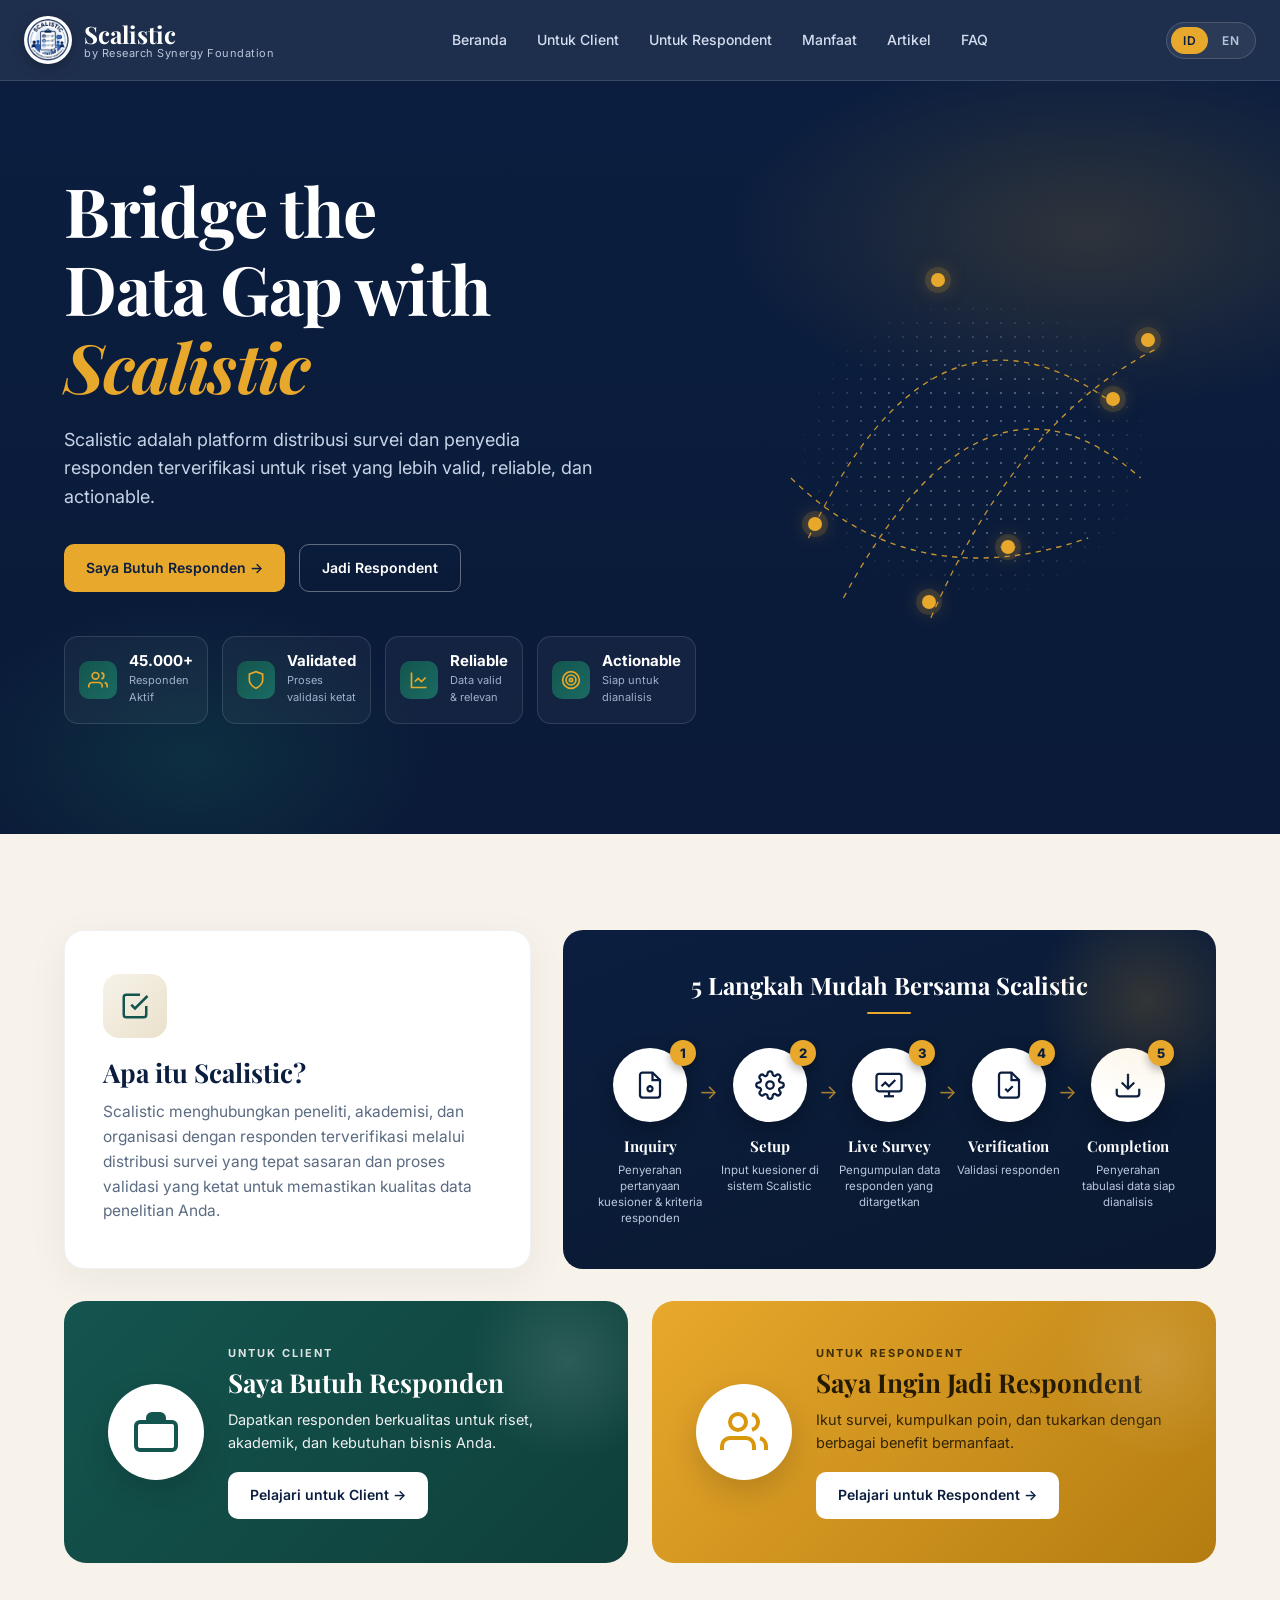
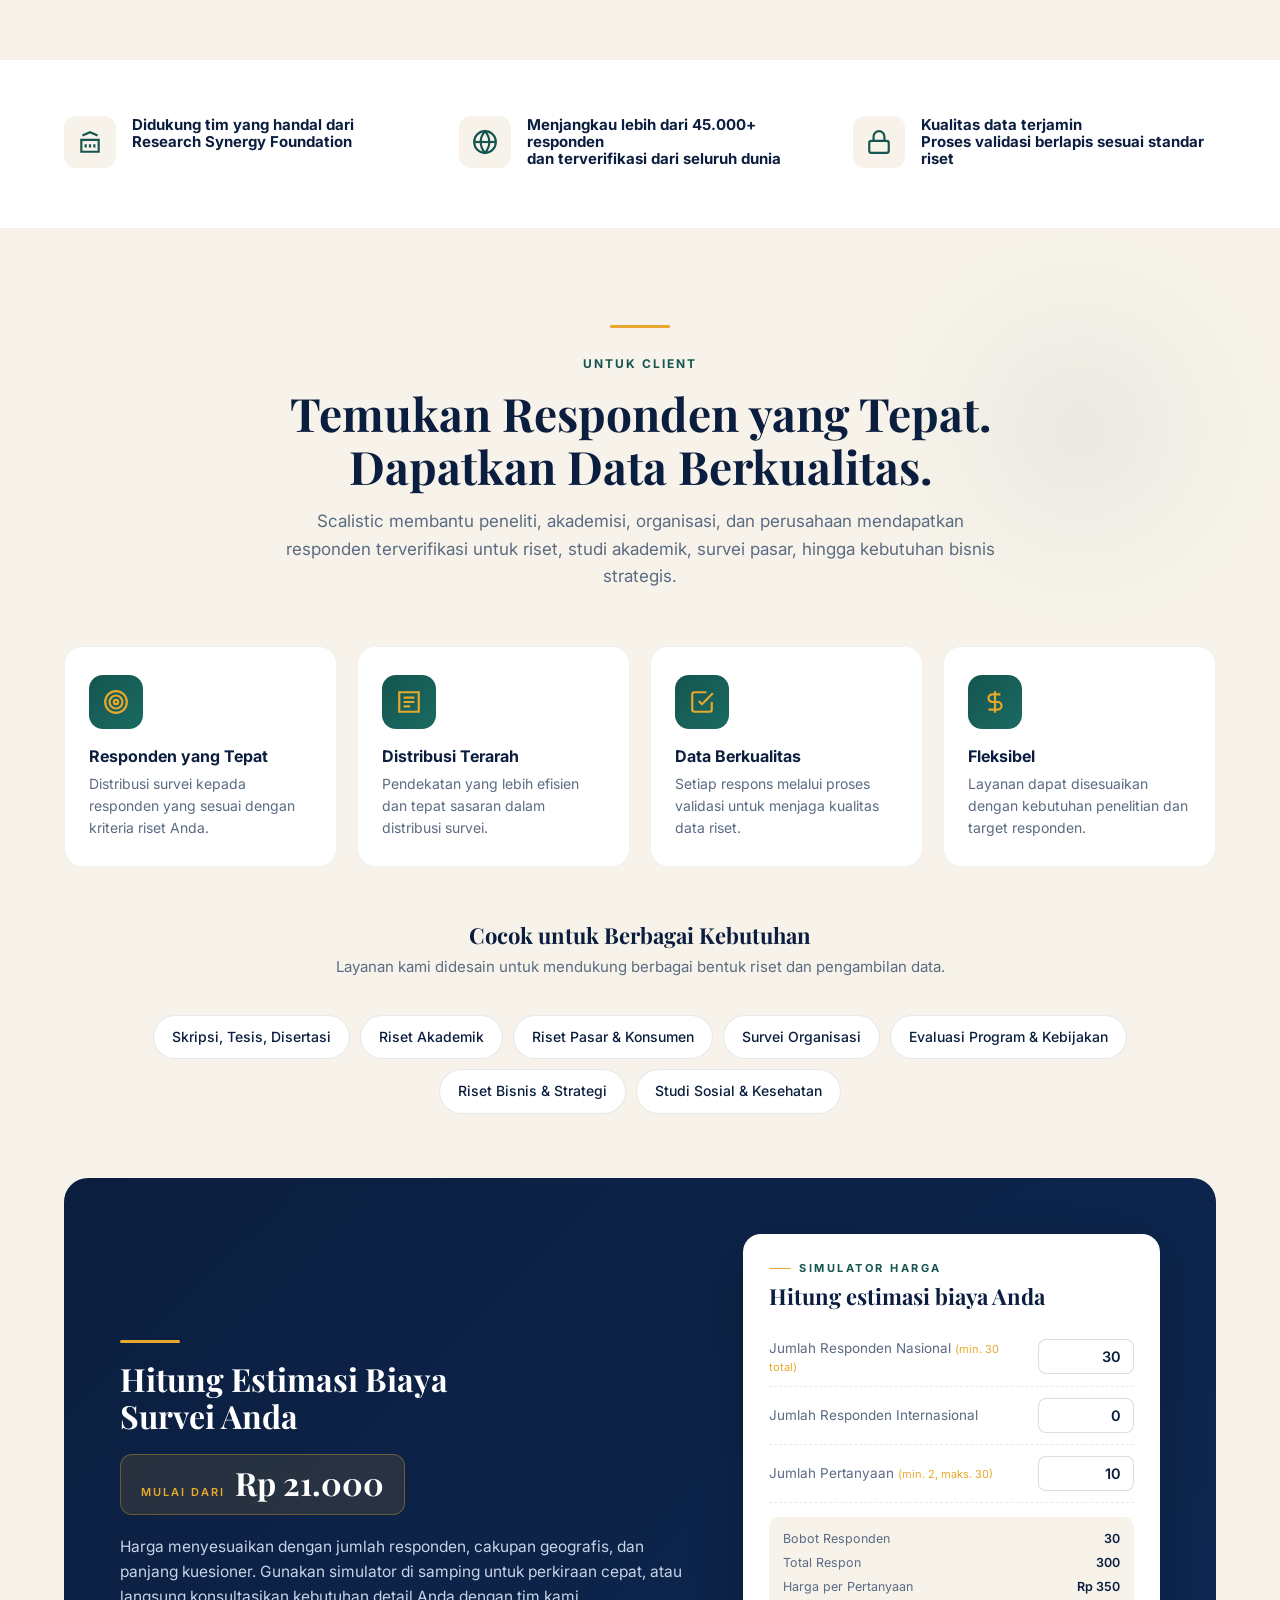
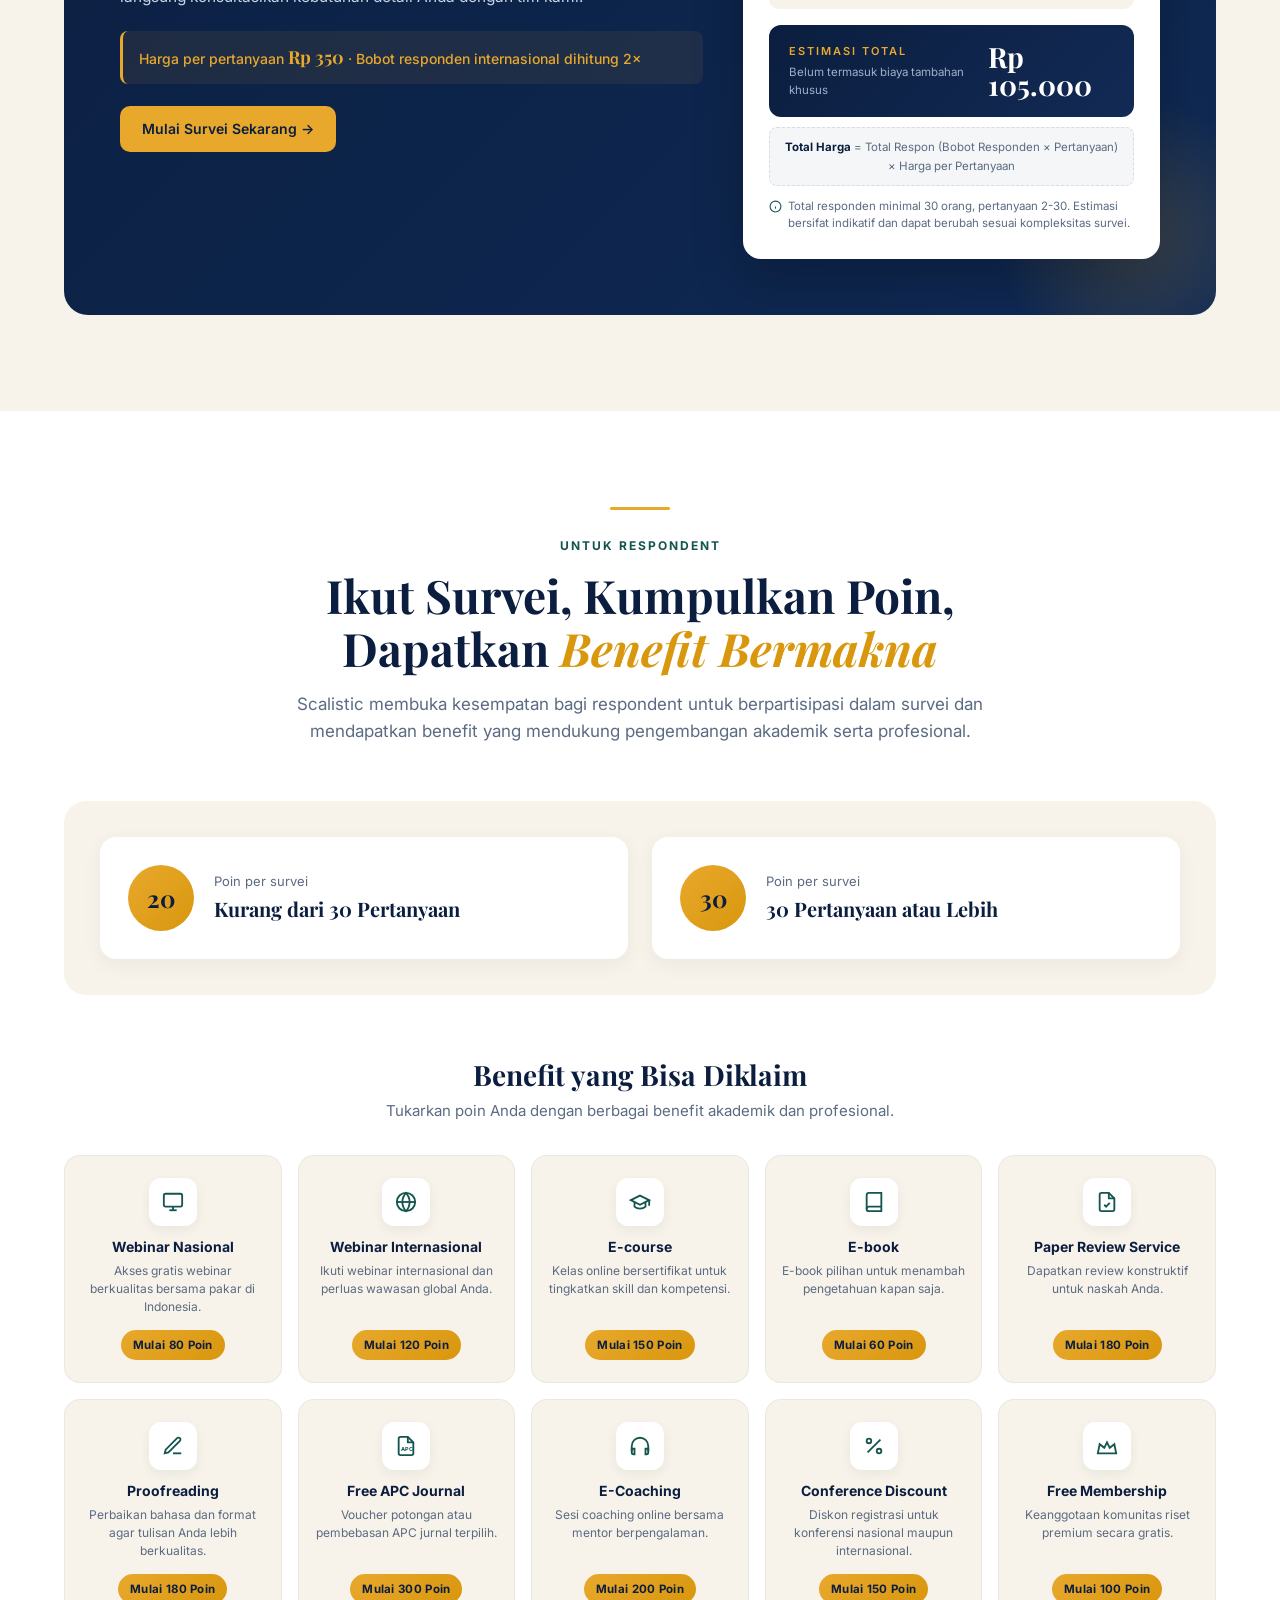
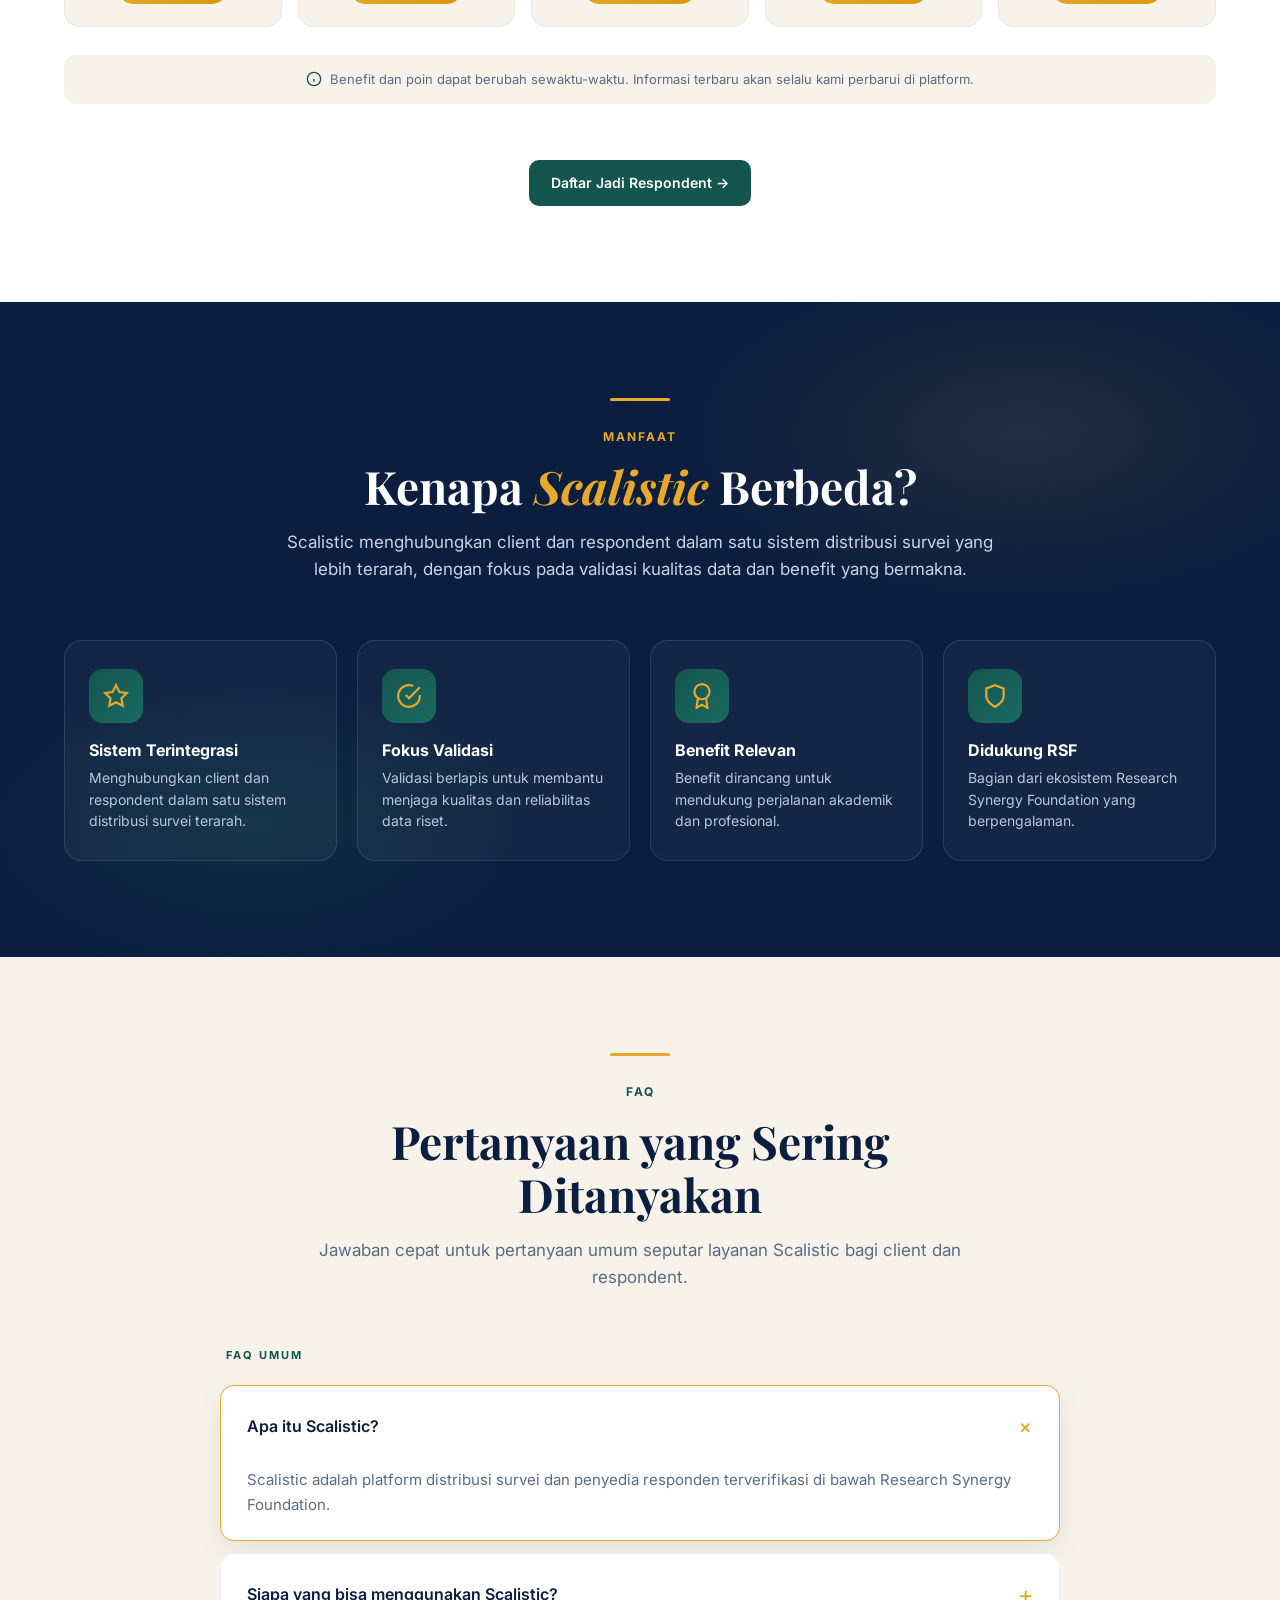
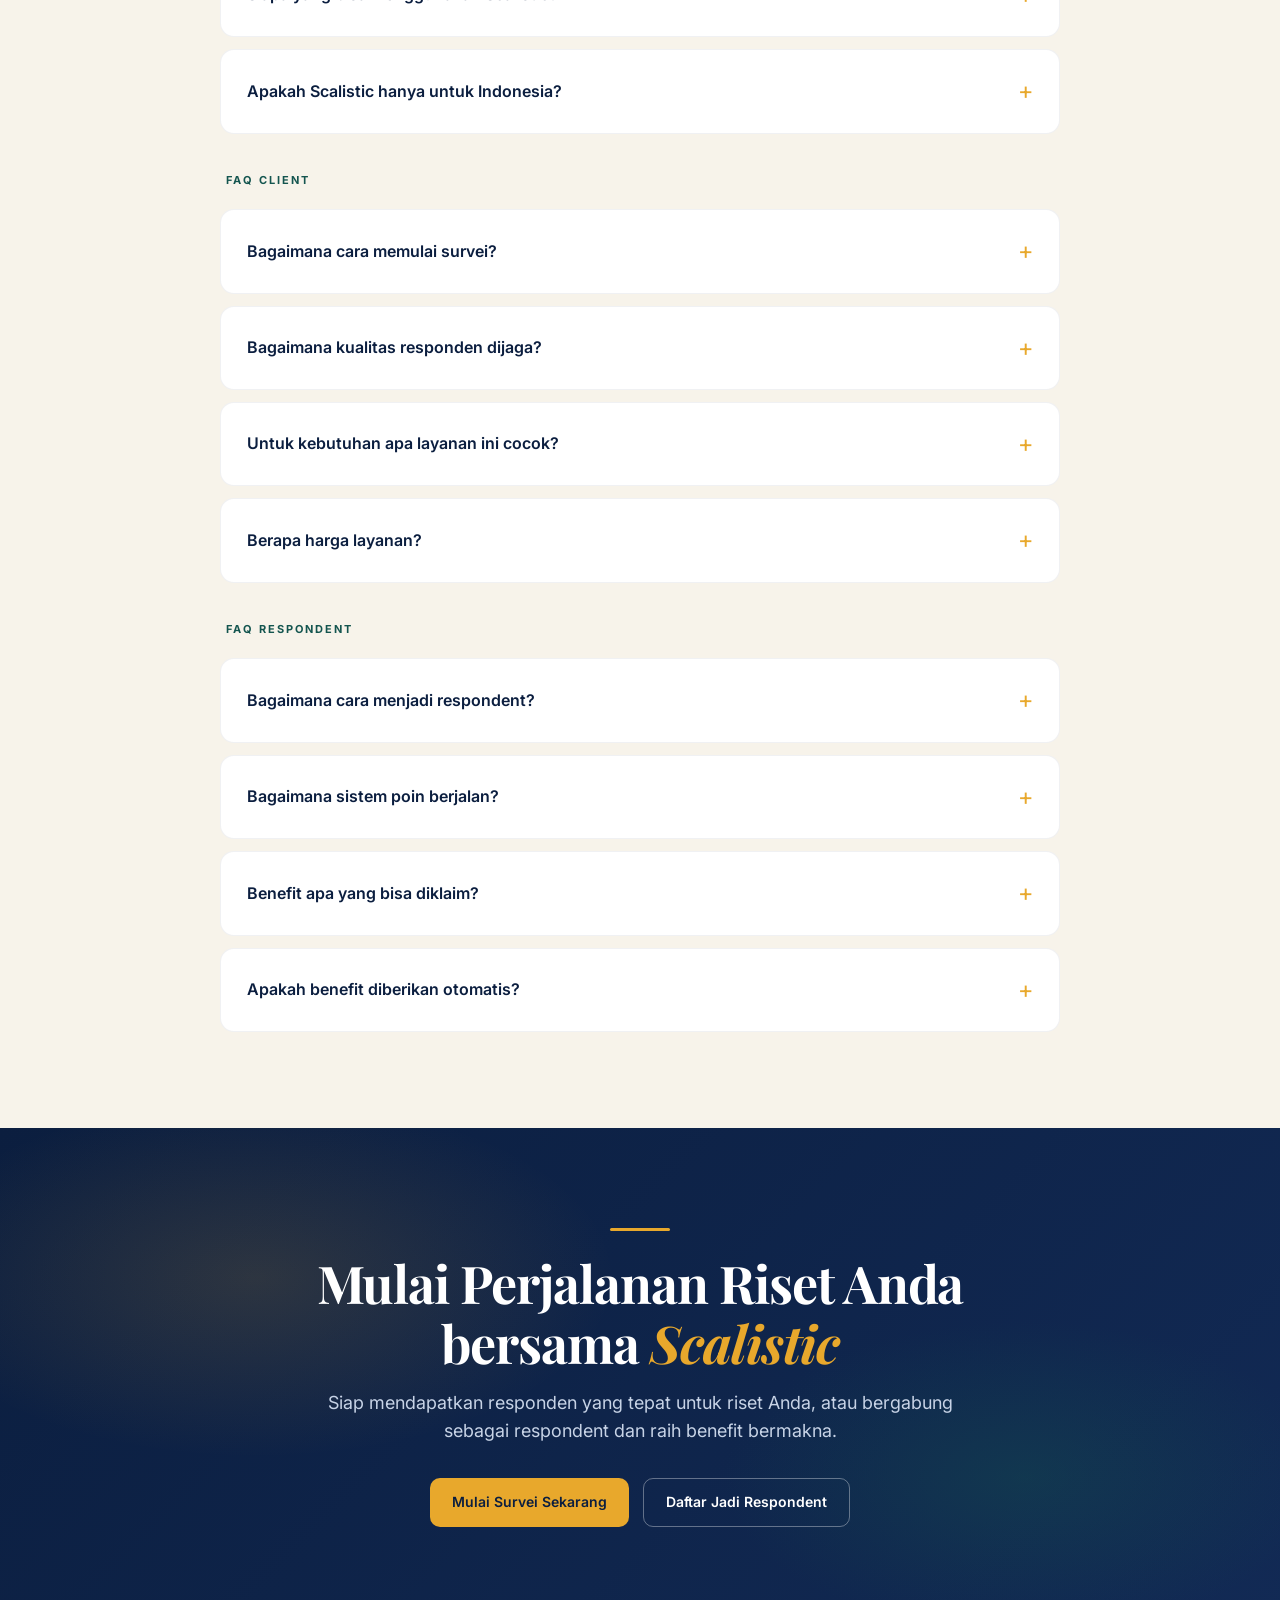
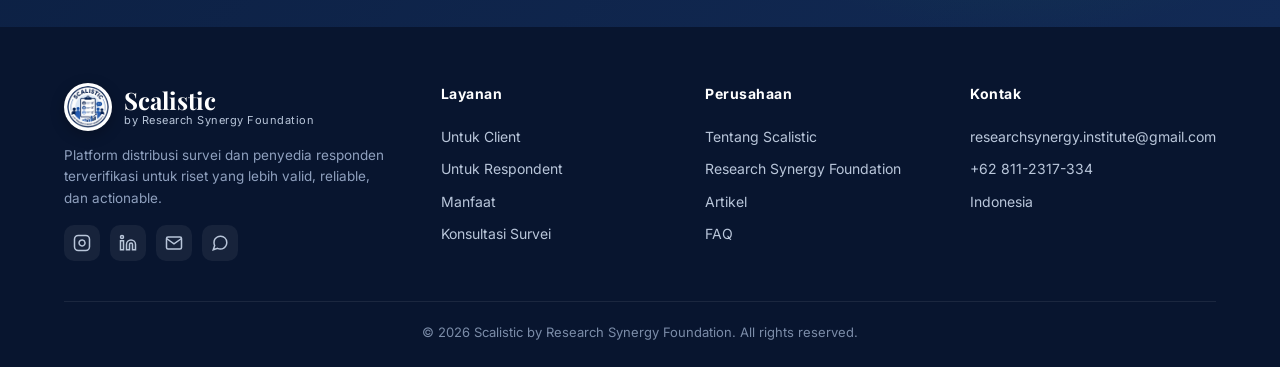
<file: index.html>
<!DOCTYPE html>
<html lang="id">
<head>
<meta charset="UTF-8">
<meta name="viewport" content="width=device-width, initial-scale=1.0">
<title>Scalistic | Bridge the Data Gap by Research Synergy Foundation</title>
<meta name="description" content="Scalistic adalah platform distribusi survei dan penyedia 45.000+ responden terverifikasi untuk riset akademik, pasar, dan evaluasi program. Mulai Rp 21.000/respon.">
<meta name="keywords" content="distribusi survei, responden terverifikasi, jasa responden, platform survei, riset akademik, survei pasar, evaluasi program, Scalistic, Research Synergy Foundation">
<meta name="author" content="Research Synergy Foundation">
<meta name="robots" content="index, follow, max-image-preview:large">
<meta name="theme-color" content="#0B1E3F">
<link rel="canonical" href="https://scalistic.io/">
<link rel="icon" type="image/jpeg" href="logo-192.jpg">
<link rel="apple-touch-icon" href="logo-192.jpg">

<!-- Open Graph / Facebook / WhatsApp / LinkedIn -->
<meta property="og:type" content="website">
<meta property="og:site_name" content="Scalistic">
<meta property="og:url" content="https://scalistic.io/">
<meta property="og:title" content="Scalistic | Distribusi Survei & Responden Terverifikasi">
<meta property="og:description" content="Platform distribusi survei & 45.000+ responden terverifikasi untuk riset akademik, pasar, dan evaluasi program. Mulai Rp 21.000/respon. By Research Synergy Foundation.">
<meta property="og:image" content="https://scalistic.io/og-image.jpg">
<meta property="og:image:width" content="1200">
<meta property="og:image:height" content="630">
<meta property="og:image:alt" content="Scalistic: distribusi survei ke 45.000+ responden terverifikasi, mulai Rp21.000">
<meta property="og:locale" content="id_ID">
<meta property="og:locale:alternate" content="en_US">

<!-- Twitter / X -->
<meta name="twitter:card" content="summary_large_image">
<meta name="twitter:title" content="Scalistic | Distribusi Survei & Responden Terverifikasi">
<meta name="twitter:description" content="Platform distribusi survei & 45.000+ responden terverifikasi untuk riset akademik, pasar, dan evaluasi program. Mulai Rp 21.000/respon.">
<meta name="twitter:image" content="https://scalistic.io/og-image.jpg">
<meta name="twitter:image:alt" content="Scalistic: distribusi survei ke 45.000+ responden terverifikasi, mulai Rp21.000">

<!-- Preconnect to Google Fonts for faster loading -->
<link rel="preconnect" href="https://fonts.googleapis.com">
<link rel="preconnect" href="https://fonts.gstatic.com" crossorigin>
<link href="https://fonts.googleapis.com/css2?family=Playfair+Display:wght@600;700;800&family=Inter:wght@300;400;500;600;700&display=swap" rel="stylesheet">

<!-- Structured Data: Organization -->
<script type="application/ld+json">
{
  "@context": "https://schema.org",
  "@type": "Organization",
  "name": "Scalistic",
  "alternateName": "Scalistic by Research Synergy Foundation",
  "url": "https://scalistic.io/",
  "logo": "https://scalistic.io/logo.jpg",
  "image": "https://scalistic.io/logo.jpg",
  "description": "Platform distribusi survei dan penyedia 45.000+ responden terverifikasi untuk riset akademik, pasar, dan evaluasi program.",
  "parentOrganization": {
    "@type": "Organization",
    "name": "Research Synergy Foundation",
    "url": "https://www.researchsynergy.org"
  },
  "contactPoint": {
    "@type": "ContactPoint",
    "contactType": "customer service",
    "email": "researchsynergy.institute@gmail.com",
    "telephone": "+62-811-2317-334",
    "availableLanguage": ["Indonesian", "English"]
  },
  "address": {
    "@type": "PostalAddress",
    "addressCountry": "ID"
  },
  "sameAs": [
    "https://www.researchsynergy.org"
  ]
}
</script>

<!-- Structured Data: Service -->
<script type="application/ld+json">
{
  "@context": "https://schema.org",
  "@type": "Service",
  "serviceType": "Survey Distribution & Verified Respondent Panel",
  "name": "Scalistic Survey Distribution Service",
  "provider": {
    "@type": "Organization",
    "name": "Scalistic",
    "url": "https://scalistic.io/"
  },
  "areaServed": {
    "@type": "Place",
    "name": "Worldwide"
  },
  "audience": {
    "@type": "Audience",
    "audienceType": "Researchers, academics, organizations, and businesses"
  },
  "offers": {
    "@type": "Offer",
    "priceCurrency": "IDR",
    "price": "21000",
    "description": "Starting price per survey, minimum 30 respondents x 2 questions at Rp 350 per response."
  }
}
</script>

<!-- Structured Data: FAQ -->
<script type="application/ld+json">
{
  "@context": "https://schema.org",
  "@type": "FAQPage",
  "mainEntity": [
    {
      "@type": "Question",
      "name": "Apa itu Scalistic?",
      "acceptedAnswer": {
        "@type": "Answer",
        "text": "Scalistic adalah platform distribusi survei dan penyedia responden terverifikasi di bawah Research Synergy Foundation."
      }
    },
    {
      "@type": "Question",
      "name": "Siapa yang bisa menggunakan Scalistic?",
      "acceptedAnswer": {
        "@type": "Answer",
        "text": "Mahasiswa, dosen, peneliti, organisasi, institusi, dan perusahaan dapat menggunakan layanan Scalistic."
      }
    },
    {
      "@type": "Question",
      "name": "Apakah Scalistic hanya untuk Indonesia?",
      "acceptedAnswer": {
        "@type": "Answer",
        "text": "Scalistic berfokus pada distribusi survei dan kebutuhan responden yang relevan sesuai cakupan layanan yang tersedia, baik nasional maupun internasional."
      }
    },
    {
      "@type": "Question",
      "name": "Bagaimana cara memulai survei?",
      "acceptedAnswer": {
        "@type": "Answer",
        "text": "Client mengirimkan kebutuhan survei, kuesioner, dan kriteria responden, lalu tim Scalistic membantu proses berikutnya."
      }
    },
    {
      "@type": "Question",
      "name": "Berapa harga layanan Scalistic?",
      "acceptedAnswer": {
        "@type": "Answer",
        "text": "Harga mulai dari Rp 21.000 per survei (30 responden x 2 pertanyaan dengan harga Rp 350 per respon) dan dapat disesuaikan dengan kebutuhan survei."
      }
    },
    {
      "@type": "Question",
      "name": "Bagaimana cara menjadi respondent di Scalistic?",
      "acceptedAnswer": {
        "@type": "Answer",
        "text": "Respondent dapat mendaftar dan mengikuti survei yang tersedia sesuai mekanisme yang berlaku, kemudian mengumpulkan poin untuk ditukar dengan benefit."
      }
    },
    {
      "@type": "Question",
      "name": "Bagaimana sistem poin Scalistic berjalan?",
      "acceptedAnswer": {
        "@type": "Answer",
        "text": "Survei kurang dari 30 pertanyaan memberi 20 poin, dan survei 30 pertanyaan memberi 30 poin."
      }
    },
    {
      "@type": "Question",
      "name": "Benefit apa yang bisa diklaim responden?",
      "acceptedAnswer": {
        "@type": "Answer",
        "text": "Benefit mencakup webinar, e-course, e-book, paper review, proofreading, free APC journal, e-coaching, conference discount, dan free membership."
      }
    }
  ]
}
</script>
<style>
  :root{
    --navy:#0B1E3F;
    --navy-2:#0A1A38;
    --navy-3:#122A55;
    --gold:#E8A82C;
    --gold-2:#D9970E;
    --teal:#14554F;
    --teal-2:#1A6B62;
    --cream:#F7F3EA;
    --cream-2:#EFE9DA;
    --ink:#1B2A3F;
    --muted:#5B6B82;
    --line:rgba(255,255,255,.12);
  }
  *{box-sizing:border-box;margin:0;padding:0}
  html{scroll-behavior:smooth}
  body{
    font-family:'Inter',system-ui,-apple-system,sans-serif;
    color:var(--ink);
    background:var(--cream);
    line-height:1.6;
    -webkit-font-smoothing:antialiased;
    overflow-x:hidden;
  }
  h1,h2,h3,h4{font-family:'Playfair Display',Georgia,serif;font-weight:700;line-height:1.15;color:var(--navy)}
  a{color:inherit;text-decoration:none}
  img{max-width:100%;display:block}
  .container{max-width:1200px;margin:0 auto;padding:0 24px}

  /* NAV */
  .nav{
    position:sticky;top:0;z-index:50;
    background:rgba(11,30,63,.92);
    backdrop-filter:blur(12px);
    border-bottom:1px solid var(--line);
  }
  .nav-inner{
    display:flex;align-items:center;justify-content:space-between;
    padding:16px 24px;max-width:1280px;margin:0 auto;
  }
  .brand{display:flex;align-items:center;gap:12px;color:#fff}
  .brand-mark{
    width:48px;height:48px;border-radius:50%;
    background:#fff;object-fit:contain;padding:3px;
    box-shadow:0 4px 14px rgba(0,0,0,.25);
    flex-shrink:0;
  }
  .brand-text{line-height:1.1}
  .brand-text .big{font-family:'Playfair Display',serif;font-size:24px;font-weight:700;color:#fff}
  .brand-text .sub{font-size:11px;color:#B9C6DA;letter-spacing:.5px}
  .nav-links{display:flex;gap:30px;list-style:none}
  .nav-links a{color:#D5DEEF;font-size:14px;font-weight:500;transition:.2s}
  .nav-links a:hover{color:var(--gold)}
  .nav-cta{display:flex;gap:10px}
  .btn{
    display:inline-flex;align-items:center;gap:8px;
    padding:12px 22px;border-radius:10px;font-weight:600;font-size:14px;
    transition:transform .15s,box-shadow .2s,background .2s,color .2s;cursor:pointer;border:none;
  }
  .btn-primary{background:var(--gold);color:var(--navy)}
  .btn-primary:hover{background:#F2B93F;transform:translateY(-1px);box-shadow:0 8px 24px rgba(232,168,44,.35)}
  .btn-ghost{background:transparent;color:#fff;border:1.5px solid rgba(255,255,255,.35)}
  .btn-ghost:hover{border-color:var(--gold);color:var(--gold)}
  .btn-dark{background:var(--navy);color:#fff}
  .btn-dark:hover{background:var(--navy-3)}
  .btn-teal{background:var(--teal);color:#fff}
  .btn-teal:hover{background:var(--teal-2)}
  .menu-toggle{display:none;background:none;border:none;color:#fff;font-size:22px;cursor:pointer}
  .lang-switch{
    display:inline-flex;align-items:center;gap:2px;
    background:rgba(255,255,255,.06);border:1px solid rgba(255,255,255,.15);
    padding:4px;border-radius:99px;
  }
  .lang-btn{
    background:none;border:none;color:#B9C6DA;
    font-size:12px;font-weight:600;letter-spacing:.5px;
    padding:6px 12px;border-radius:99px;cursor:pointer;
    transition:.2s;font-family:'Inter',sans-serif;
  }
  .lang-btn:hover{color:#fff}
  .lang-btn.active{background:var(--gold);color:var(--navy)}

  /* HERO */
  .hero{
    position:relative;
    background:linear-gradient(180deg,#0B1E3F 0%,#0A1A38 100%);
    color:#fff;
    padding:90px 0 110px;
    overflow:hidden;
  }
  .hero::before{
    content:"";position:absolute;inset:0;
    background:
      radial-gradient(600px 300px at 85% 20%,rgba(232,168,44,.16),transparent 60%),
      radial-gradient(400px 260px at 15% 90%,rgba(20,85,79,.35),transparent 60%);
    pointer-events:none;
  }
  .hero-grid{
    display:grid;grid-template-columns:1.05fr .95fr;gap:60px;align-items:center;
    position:relative;z-index:1;
  }
  .marker{
    display:flex;align-items:center;gap:14px;
    margin-bottom:26px;color:#E9DFC8;
  }
  .marker-rule{
    width:44px;height:1px;background:var(--gold);flex-shrink:0;
  }
  .marker-star{
    color:var(--gold);font-size:13px;line-height:1;
    transform:translateY(-1px);
  }
  .marker-text{
    font-size:12.5px;letter-spacing:2.5px;text-transform:uppercase;
    font-weight:500;color:#D8E1F2;
  }
  .marker-text em{
    font-family:'Playfair Display',serif;
    font-style:italic;color:var(--gold);
    text-transform:none;letter-spacing:0;font-weight:600;
    font-size:15px;margin:0 2px;
  }
  .marker-num{
    font-family:'Playfair Display',serif;font-style:italic;
    color:var(--gold);font-size:14px;letter-spacing:0;
    text-transform:none;margin-right:2px;
  }
  .hero h1{
    font-size:clamp(38px,5.5vw,68px);color:#fff;letter-spacing:-.02em;margin-bottom:20px;
  }
  .hero h1 .accent{color:var(--gold);font-style:italic}
  .hero .lead{
    font-size:18px;color:#C7D3E6;max-width:540px;margin-bottom:32px;
  }
  .hero-cta{display:flex;gap:14px;flex-wrap:wrap;margin-bottom:44px}
  .stats{
    display:grid;grid-template-columns:repeat(4,1fr);gap:14px;max-width:640px;
  }
  .stat{
    background:rgba(255,255,255,.04);
    border:1px solid var(--line);
    border-radius:14px;padding:16px 14px;
    display:flex;gap:12px;align-items:center;
    transition:.25s;
  }
  .stat:hover{background:rgba(255,255,255,.07);border-color:rgba(232,168,44,.4)}
  .stat-ic{
    width:38px;height:38px;border-radius:10px;flex-shrink:0;
    background:linear-gradient(135deg,var(--teal),var(--teal-2));
    display:flex;align-items:center;justify-content:center;color:var(--gold);
  }
  .stat-t{font-size:15px;font-weight:700;color:#fff;line-height:1.1}
  .stat-s{font-size:11px;color:#9FB0CC;margin-top:2px}

  /* World map illustration */
  .hero-visual{
    position:relative;height:460px;
    display:flex;align-items:center;justify-content:center;
  }
  .globe{
    position:relative;width:100%;height:100%;
  }
  .dots-map{
    position:absolute;inset:0;opacity:.55;
    background-image:radial-gradient(circle at center,rgba(255,255,255,.5) 1px,transparent 1.2px);
    background-size:14px 14px;
    -webkit-mask:radial-gradient(ellipse 55% 45% at 50% 50%,#000 40%,transparent 75%);
            mask:radial-gradient(ellipse 55% 45% at 50% 50%,#000 40%,transparent 75%);
  }
  .arc-svg{position:absolute;inset:0;width:100%;height:100%}
  .arc{fill:none;stroke:var(--gold);stroke-width:1.4;opacity:.85;stroke-dasharray:6 6;animation:dash 12s linear infinite}
  @keyframes dash{to{stroke-dashoffset:-100}}
  .node{
    position:absolute;width:14px;height:14px;border-radius:50%;
    background:var(--gold);
    box-shadow:0 0 0 6px rgba(232,168,44,.15),0 0 20px rgba(232,168,44,.6);
    animation:pulse 2.4s ease-in-out infinite;
  }
  @keyframes pulse{0%,100%{transform:scale(1);opacity:1}50%{transform:scale(1.25);opacity:.7}}

  /* SECTIONS */
  section{padding:96px 0;position:relative}
  .section-head{text-align:center;max-width:720px;margin:0 auto 56px}
  .section-tag{
    display:inline-block;font-size:12px;font-weight:700;letter-spacing:2px;
    color:var(--teal);text-transform:uppercase;margin-bottom:14px;
  }
  .section-head h2{font-size:clamp(30px,4vw,46px);margin-bottom:16px}
  .section-head p{color:var(--muted);font-size:17px}
  .divider-gold{width:60px;height:3px;background:var(--gold);border-radius:2px;margin:0 auto 22px}

  /* ABOUT + STEPS ROW */
  .about-wrap{display:grid;grid-template-columns:1fr 1.4fr;gap:32px;align-items:stretch}
  .about-card{
    background:#fff;border-radius:20px;padding:38px;
    box-shadow:0 10px 40px rgba(11,30,63,.06);
    border:1px solid rgba(11,30,63,.06);
    display:flex;flex-direction:column;justify-content:center;
  }
  .about-icon{
    width:64px;height:64px;border-radius:16px;
    background:linear-gradient(135deg,#F7F3EA,#EAE1CB);
    display:flex;align-items:center;justify-content:center;
    color:var(--teal);margin-bottom:20px;
  }
  .about-card h3{font-size:26px;margin-bottom:12px}
  .about-card p{color:var(--muted);font-size:15.5px}
  .steps-card{
    background:linear-gradient(160deg,#0B1E3F 0%,#0A1930 100%);
    color:#fff;border-radius:20px;padding:42px 34px;position:relative;overflow:hidden;
  }
  .steps-card::after{
    content:"";position:absolute;top:-40px;right:-40px;width:220px;height:220px;
    background:radial-gradient(circle,rgba(232,168,44,.18),transparent 70%);
  }
  .steps-card h3{color:#fff;font-size:24px;text-align:center;margin-bottom:34px;position:relative}
  .steps-card h3::after{content:"";display:block;width:44px;height:2.5px;background:var(--gold);margin:12px auto 0;border-radius:2px}
  .steps{
    display:grid;grid-template-columns:repeat(5,1fr);gap:12px;position:relative;
  }
  .step{
    display:flex;flex-direction:column;align-items:center;text-align:center;position:relative;
  }
  .step-num{
    position:absolute;top:-8px;right:8px;
    width:26px;height:26px;border-radius:50%;
    background:var(--gold);color:var(--navy);
    display:flex;align-items:center;justify-content:center;
    font-weight:800;font-size:13px;font-family:'Inter',sans-serif;z-index:2;
    box-shadow:0 4px 10px rgba(0,0,0,.3);
  }
  .step-circle{
    width:74px;height:74px;border-radius:50%;background:#fff;
    display:flex;align-items:center;justify-content:center;color:var(--navy);
    margin-bottom:12px;position:relative;
    box-shadow:0 8px 20px rgba(0,0,0,.25);
  }
  .step:not(:last-child)::after{
    content:"→";position:absolute;top:28px;right:-14px;font-size:20px;color:var(--gold);opacity:.7;
  }
  .step-title{font-family:'Playfair Display',serif;font-size:15px;font-weight:700;margin-bottom:4px;color:#fff}
  .step-desc{font-size:11.5px;color:#B9C6DA;line-height:1.4}

  /* DUAL CTA */
  .dual{display:grid;grid-template-columns:1fr 1fr;gap:24px}
  .dual-card{
    border-radius:22px;padding:44px;color:#fff;
    display:flex;gap:24px;align-items:center;position:relative;overflow:hidden;
    transition:transform .3s;
  }
  .dual-card:hover{transform:translateY(-4px)}
  .dual-card.client{background:linear-gradient(135deg,var(--teal) 0%,#0F3F3A 100%)}
  .dual-card.resp{background:linear-gradient(135deg,var(--gold) 0%,#B47C10 100%);color:#241a02}
  .dual-icon{
    width:96px;height:96px;border-radius:50%;background:#fff;
    display:flex;align-items:center;justify-content:center;flex-shrink:0;
    color:var(--teal);box-shadow:0 12px 30px rgba(0,0,0,.15);
  }
  .dual-card.resp .dual-icon{color:var(--gold-2)}
  .dual-tag{font-size:11px;font-weight:700;letter-spacing:2px;opacity:.85;text-transform:uppercase}
  .dual-card h3{color:inherit;font-size:26px;margin:6px 0 10px}
  .dual-card p{font-size:14.5px;opacity:.92;margin-bottom:18px}
  .dual-btn{
    display:inline-flex;align-items:center;gap:8px;background:#fff;color:var(--navy);
    padding:12px 22px;border-radius:10px;font-weight:600;font-size:14px;
    transition:.2s;
  }
  .dual-btn:hover{transform:translateX(4px)}
  .dual-card::after{
    content:"";position:absolute;right:-40px;top:-40px;width:200px;height:200px;
    background:radial-gradient(circle,rgba(255,255,255,.12),transparent 70%);
  }

  /* WHY / TRUST BAR */
  .trust{background:#fff;padding:56px 0;border-top:1px solid rgba(11,30,63,.06);border-bottom:1px solid rgba(11,30,63,.06)}
  .trust-grid{display:grid;grid-template-columns:repeat(3,1fr);gap:32px}
  .trust-item{display:flex;gap:16px;align-items:flex-start}
  .trust-ic{
    width:52px;height:52px;border-radius:12px;flex-shrink:0;
    background:var(--cream);color:var(--teal);
    display:flex;align-items:center;justify-content:center;
  }
  .trust-item h4{font-family:'Inter',sans-serif;font-size:15px;font-weight:700;color:var(--navy);margin-bottom:4px}
  .trust-item p{font-size:13.5px;color:var(--muted)}

  /* CLIENT SECTION */
  .client-section{background:var(--cream);position:relative;overflow:hidden}
  .client-section::before{
    content:"";position:absolute;top:0;right:0;width:400px;height:400px;
    background:radial-gradient(circle,rgba(20,85,79,.06),transparent 70%);
  }
  .cards-4{display:grid;grid-template-columns:repeat(4,1fr);gap:20px}
  .feat-card{
    background:#fff;border-radius:18px;padding:28px 24px;
    border:1px solid rgba(11,30,63,.06);
    transition:.3s;position:relative;
  }
  .feat-card:hover{transform:translateY(-6px);box-shadow:0 20px 40px rgba(11,30,63,.08);border-color:var(--gold)}
  .feat-ic{
    width:54px;height:54px;border-radius:14px;
    background:linear-gradient(135deg,var(--teal),var(--teal-2));
    color:var(--gold);display:flex;align-items:center;justify-content:center;
    margin-bottom:18px;
  }
  .feat-card h4{font-family:'Inter',sans-serif;font-size:16px;color:var(--navy);margin-bottom:8px;font-weight:700}
  .feat-card p{font-size:14px;color:var(--muted);line-height:1.55}

  /* FOR WHO chips */
  .chips{display:flex;flex-wrap:wrap;gap:10px;justify-content:center;margin-top:36px}
  .chip{
    background:#fff;border:1px solid rgba(11,30,63,.1);
    padding:10px 18px;border-radius:99px;font-size:14px;color:var(--navy);
    font-weight:500;transition:.2s;
  }
  .chip:hover{background:var(--teal);color:#fff;border-color:var(--teal)}

  /* PRICING */
  .price-band{
    background:linear-gradient(135deg,var(--navy) 0%,#0F2A55 100%);
    border-radius:24px;padding:56px;color:#fff;
    display:grid;grid-template-columns:1.4fr 1fr;gap:40px;align-items:center;
    position:relative;overflow:hidden;
  }
  .price-band::after{
    content:"";position:absolute;bottom:-60px;right:-60px;width:280px;height:280px;
    background:radial-gradient(circle,rgba(232,168,44,.2),transparent 70%);
  }
  .price-band h3{color:#fff;font-size:32px;margin-bottom:14px}
  .price-band p{color:#C7D3E6;font-size:15.5px;margin-bottom:22px}
  .price-tag{
    background:rgba(255,255,255,.06);border:1px solid rgba(232,168,44,.4);
    padding:22px 28px;border-radius:16px;text-align:center;position:relative;z-index:1;
  }
  .price-tag .from{font-size:12px;letter-spacing:2px;color:var(--gold);text-transform:uppercase;margin-bottom:6px}
  .price-tag .amt{font-family:'Playfair Display',serif;font-size:42px;color:#fff;font-weight:700;line-height:1}
  .price-tag .per{font-size:13px;color:#B9C6DA;margin-top:6px}

  /* CALCULATOR */
  .calc-widget{
    background:#fff;color:var(--ink);
    border-radius:18px;padding:26px;position:relative;z-index:1;
    box-shadow:0 20px 50px rgba(0,0,0,.25);
  }
  .calc-title{
    font-family:'Inter',sans-serif;font-size:11px;letter-spacing:2.5px;
    color:var(--teal);font-weight:700;text-transform:uppercase;margin-bottom:6px;
    display:flex;align-items:center;gap:8px;
  }
  .calc-title::before{
    content:"";width:22px;height:1.5px;background:var(--gold);border-radius:2px;
  }
  .calc-widget h4{
    font-family:'Playfair Display',serif;font-size:22px;color:var(--navy);
    margin-bottom:18px;line-height:1.2;
  }
  .calc-row{
    display:flex;justify-content:space-between;align-items:center;gap:14px;
    padding:11px 0;border-bottom:1px dashed rgba(11,30,63,.1);
  }
  /* Language visibility toggles */
  html[lang="en"] .id-only{display:none !important}
  html[lang="id"] .en-only{display:none !important}
  html:not([lang]) .en-only{display:none !important}
  .calc-row label{
    font-size:13.5px;color:var(--muted);flex:1;line-height:1.35;
  }
  .calc-row input{
    width:96px;padding:8px 12px;border:1px solid rgba(11,30,63,.15);
    border-radius:8px;font-size:14.5px;font-weight:600;color:var(--navy);
    font-family:'Inter',sans-serif;text-align:right;
    transition:.15s;-moz-appearance:textfield;
  }
  .calc-row input:focus{outline:none;border-color:var(--gold);box-shadow:0 0 0 3px rgba(232,168,44,.15)}
  .calc-row input::-webkit-outer-spin-button,.calc-row input::-webkit-inner-spin-button{-webkit-appearance:none;margin:0}
  .calc-error{
    background:#FEE2E2;color:#991B1B;
    border:1px solid #FCA5A5;border-left:4px solid #DC2626;
    font-size:13px;padding:11px 14px;border-radius:8px;
    margin-top:14px;display:none;line-height:1.45;
    font-weight:500;gap:9px;align-items:flex-start;
  }
  .calc-error.show{display:flex;animation:calcShake .4s cubic-bezier(.36,.07,.19,.97)}
  .calc-error::before{
    content:"";display:block;flex-shrink:0;
    width:18px;height:18px;margin-top:1px;
    background:no-repeat center/contain url("data:image/svg+xml;utf8,<svg xmlns='http://www.w3.org/2000/svg' viewBox='0 0 24 24' fill='none' stroke='%23DC2626' stroke-width='2.2' stroke-linecap='round' stroke-linejoin='round'><circle cx='12' cy='12' r='10'/><line x1='12' y1='8' x2='12' y2='12'/><line x1='12' y1='16' x2='12.01' y2='16'/></svg>");
  }
  @keyframes calcShake{
    10%,90%{transform:translateX(-1px)}
    20%,80%{transform:translateX(2px)}
    30%,50%,70%{transform:translateX(-3px)}
    40%,60%{transform:translateX(3px)}
  }
  .calc-row input.invalid{
    border-color:#DC2626;background:#FEF2F2;
    box-shadow:0 0 0 3px rgba(220,38,38,.12);
  }
  .calc-total.invalid{
    background:linear-gradient(135deg,#475569,#334155);
  }
  .calc-total.invalid .calc-total-label{color:#94A3B8}
  .calc-total.invalid .calc-total-sub{color:#64748B}
  .calc-total.invalid .calc-total-amt{color:#CBD5E1}
  .calc-total{transition:background .25s}
  .calc-detail{
    margin-top:14px;padding:12px 14px;
    background:var(--cream);border-radius:10px;
    font-size:12.5px;color:var(--muted);
    display:flex;flex-direction:column;gap:4px;
  }
  .calc-detail-row{display:flex;justify-content:space-between}
  .calc-detail-row b{color:var(--navy);font-weight:600}
  .calc-total{
    margin-top:16px;padding:18px 20px;
    background:linear-gradient(135deg,var(--navy),#122A55);
    border-radius:12px;color:#fff;
    display:flex;justify-content:space-between;align-items:center;gap:12px;
  }
  .calc-total-label{
    font-size:11px;letter-spacing:2px;color:var(--gold);
    text-transform:uppercase;font-weight:600;
  }
  .calc-total-sub{font-size:11.5px;color:#9FB0CC;margin-top:2px}
  .calc-total-price{
    display:flex;flex-direction:column;align-items:flex-end;gap:3px;text-align:right;
  }
  .calc-total-mulai{
    font-size:10.5px;letter-spacing:1.8px;color:var(--gold);
    text-transform:uppercase;font-weight:600;
  }
  .calc-total-amt{
    font-family:'Playfair Display',serif;font-size:28px;font-weight:700;
    color:#fff;line-height:1;
  }
  .calc-formula{
    margin-top:10px;padding:10px 14px;
    background:rgba(11,30,63,.04);border:1px dashed rgba(11,30,63,.12);
    border-radius:8px;
    font-size:11.5px;color:var(--muted);text-align:center;line-height:1.6;
    font-family:'Inter',sans-serif;
  }
  .calc-formula b{color:var(--navy);font-weight:700}
  .calc-note{
    font-size:11.5px;color:var(--muted);margin-top:12px;line-height:1.5;
    display:flex;align-items:flex-start;gap:6px;
  }
  .calc-note svg{color:var(--teal);flex-shrink:0;margin-top:2px}

  /* RESPONDENT SECTION */
  .resp-section{background:#fff}
  .benefit-grid{display:grid;grid-template-columns:repeat(5,1fr);gap:16px}
  .benefit{
    background:var(--cream);border-radius:16px;padding:22px 16px;
    text-align:center;border:1px solid rgba(11,30,63,.05);transition:.3s;
    display:flex;flex-direction:column;
  }
  .benefit:hover{background:var(--navy);color:#fff;transform:translateY(-4px);box-shadow:0 14px 30px rgba(11,30,63,.15)}
  .benefit:hover .benefit-ic{background:var(--gold);color:var(--navy)}
  .benefit:hover h4,.benefit:hover .benefit-desc{color:#fff}
  .benefit-ic{
    width:48px;height:48px;border-radius:12px;
    background:#fff;color:var(--teal);
    display:flex;align-items:center;justify-content:center;
    margin:0 auto 12px;transition:.3s;
    box-shadow:0 4px 12px rgba(11,30,63,.06);
  }
  .benefit h4{font-family:'Inter',sans-serif;font-size:14px;color:var(--navy);margin-bottom:6px;font-weight:700;line-height:1.25}
  .benefit-desc{font-size:12px;color:var(--muted);line-height:1.5;margin-bottom:14px;flex-grow:1}
  .benefit-poin{
    display:inline-block;margin-top:auto;
    background:linear-gradient(135deg,var(--gold),var(--gold-2));
    color:var(--navy);font-weight:700;font-size:11.5px;letter-spacing:.3px;
    padding:6px 12px;border-radius:99px;align-self:center;
  }
  .benefit-note{
    display:flex;align-items:center;justify-content:center;gap:8px;
    text-align:center;font-size:13px;color:var(--muted);
    margin-top:28px;padding:14px 20px;background:var(--cream);
    border-radius:12px;
  }
  .benefit-note svg{color:var(--teal);flex-shrink:0}

  /* POINTS */
  .points-band{
    background:var(--cream);border-radius:22px;padding:36px;
    display:grid;grid-template-columns:1fr 1fr;gap:24px;margin-top:44px;align-items:center;
  }
  .point{background:#fff;border-radius:16px;padding:28px;display:flex;gap:20px;align-items:center;box-shadow:0 6px 20px rgba(11,30,63,.05)}
  .point-num{
    width:66px;height:66px;border-radius:50%;flex-shrink:0;
    background:linear-gradient(135deg,var(--gold),var(--gold-2));
    display:flex;align-items:center;justify-content:center;
    font-family:'Playfair Display',serif;font-weight:700;font-size:24px;color:var(--navy);
  }
  .point-t{font-size:13px;color:var(--muted);margin-bottom:2px}
  .point-d{font-family:'Playfair Display',serif;font-size:20px;color:var(--navy);font-weight:700}

  /* FAQ */
  .faq-section{background:var(--cream)}
  .faq-list{max-width:840px;margin:0 auto;display:flex;flex-direction:column;gap:12px}
  .faq{
    background:#fff;border-radius:14px;overflow:hidden;
    border:1px solid rgba(11,30,63,.06);transition:.2s;
  }
  .faq[open]{box-shadow:0 10px 30px rgba(11,30,63,.08);border-color:var(--gold)}
  .faq summary{
    padding:22px 26px;cursor:pointer;list-style:none;
    display:flex;justify-content:space-between;align-items:center;gap:16px;
    font-weight:600;color:var(--navy);font-size:16px;
  }
  .faq summary::-webkit-details-marker{display:none}
  .faq summary::after{
    content:"+";font-size:24px;color:var(--gold);font-weight:400;
    transition:transform .2s;flex-shrink:0;
  }
  .faq[open] summary::after{transform:rotate(45deg)}
  .faq-body{padding:0 26px 22px;color:var(--muted);font-size:15px;line-height:1.65}
  .faq-cat{
    font-size:11px;font-weight:700;letter-spacing:2px;
    color:var(--teal);text-transform:uppercase;margin:26px 0 8px;padding-left:6px;
  }
  .faq-cat:first-child{margin-top:0}

  /* FINAL CTA */
  .final-cta{
    background:linear-gradient(135deg,var(--navy) 0%,#122A55 100%);
    color:#fff;text-align:center;padding:100px 0;position:relative;overflow:hidden;
  }
  .final-cta::before{
    content:"";position:absolute;inset:0;
    background:
      radial-gradient(600px 300px at 20% 30%,rgba(232,168,44,.15),transparent 60%),
      radial-gradient(500px 260px at 80% 70%,rgba(20,85,79,.35),transparent 60%);
  }
  .final-cta > *{position:relative;z-index:1}
  .final-cta h2{color:#fff;font-size:clamp(32px,4.5vw,52px);margin-bottom:16px;letter-spacing:-.02em}
  .final-cta h2 span{color:var(--gold);font-style:italic}
  .final-cta p{color:#C7D3E6;font-size:18px;max-width:640px;margin:0 auto 32px}
  .final-cta-btns{display:flex;gap:14px;justify-content:center;flex-wrap:wrap}

  /* FOOTER */
  footer{background:#08152F;color:#B9C6DA;padding:56px 0 24px}
  .foot-grid{display:grid;grid-template-columns:1.5fr 1fr 1fr 1fr;gap:40px;margin-bottom:40px}
  footer h5{font-family:'Inter',sans-serif;color:#fff;font-size:14px;font-weight:700;margin-bottom:16px;letter-spacing:.5px}
  footer ul{list-style:none}
  footer li{padding:5px 0;font-size:14px}
  footer a:hover{color:var(--gold)}
  .foot-brand p{font-size:13.5px;color:#8FA0BE;margin-top:14px;max-width:320px}
  .socials{display:flex;gap:10px;margin-top:16px}
  .soc{
    width:36px;height:36px;border-radius:10px;background:rgba(255,255,255,.06);
    display:flex;align-items:center;justify-content:center;color:#B9C6DA;transition:.2s;
  }
  .soc:hover{background:var(--gold);color:var(--navy)}
  .copy{border-top:1px solid rgba(255,255,255,.08);padding-top:20px;text-align:center;font-size:13px;color:#7B8CA8}

  /* RESPONSIVE */
  @media (max-width:960px){
    .nav-links,.nav-cta{display:none}
    .menu-toggle{display:block}
    .hero{padding:60px 0 70px}
    .hero-grid{grid-template-columns:1fr;gap:40px}
    .hero-visual{height:280px}
    .stats{grid-template-columns:repeat(2,1fr)}
    section{padding:64px 0}
    .about-wrap,.dual,.price-band,.points-band{grid-template-columns:1fr;gap:20px}
    .steps{grid-template-columns:repeat(2,1fr);gap:24px}
    .step:not(:last-child)::after{display:none}
    .cards-4,.trust-grid,.benefit-grid{grid-template-columns:1fr 1fr}
    .foot-grid{grid-template-columns:1fr 1fr;gap:28px}
    .price-band{padding:36px 28px}
    .dual-card{padding:32px 24px;flex-direction:column;text-align:center}
  }
  @media (max-width:520px){
    .cards-4,.benefit-grid,.foot-grid,.trust-grid{grid-template-columns:1fr}
    .steps{grid-template-columns:1fr}
    .brand-text .sub{display:none}
    .stats{grid-template-columns:1fr}
  }
</style>
</head>
<body>

<!-- NAVIGATION -->
<nav class="nav">
  <div class="nav-inner">
    <a href="#" class="brand">
      <img src="logo-192.jpg" alt="Scalistic logo" class="brand-mark" width="48" height="48">
      <div class="brand-text">
        <div class="big">Scalistic</div>
        <div class="sub">by Research Synergy Foundation</div>
      </div>
    </a>
    <ul class="nav-links">
      <li><a href="#beranda">Beranda</a></li>
      <li><a href="#client">Untuk Client</a></li>
      <li><a href="#respondent">Untuk Respondent</a></li>
      <li><a href="#manfaat">Manfaat</a></li>
      <li><a href="artikel/">Artikel</a></li>
      <li><a href="#faq">FAQ</a></li>
    </ul>
    <div class="lang-switch" role="group" aria-label="Language switcher">
      <button class="lang-btn active" data-lang="id" type="button">ID</button>
      <button class="lang-btn" data-lang="en" type="button">EN</button>
    </div>
    <button class="menu-toggle" aria-label="Menu">☰</button>
  </div>
</nav>

<!-- HERO -->
<header class="hero" id="beranda">
  <div class="container">
    <div class="hero-grid">
      <div>
        <h1>Bridge the<br>Data Gap with<br><span class="accent">Scalistic</span></h1>
        <p class="lead">Scalistic adalah platform distribusi survei dan penyedia responden terverifikasi untuk riset yang lebih valid, reliable, dan actionable.</p>
        <div class="hero-cta">
          <a href="https://bit.ly/reg-scalistic" target="_blank" rel="noopener" class="btn btn-primary">Saya Butuh Responden →</a>
          <a href="https://forms.gle/U6i9Q92Bd54J1xm48" target="_blank" rel="noopener" class="btn btn-ghost">Jadi Respondent</a>
        </div>
        <div class="stats">
          <div class="stat">
            <div class="stat-ic">
              <svg width="20" height="20" viewBox="0 0 24 24" fill="none" stroke="currentColor" stroke-width="2"><path d="M17 21v-2a4 4 0 0 0-4-4H5a4 4 0 0 0-4 4v2"/><circle cx="9" cy="7" r="4"/><path d="M23 21v-2a4 4 0 0 0-3-3.87M16 3.13a4 4 0 0 1 0 7.75"/></svg>
            </div>
            <div><div class="stat-t">45.000+</div><div class="stat-s">Responden Aktif</div></div>
          </div>
          <div class="stat">
            <div class="stat-ic">
              <svg width="20" height="20" viewBox="0 0 24 24" fill="none" stroke="currentColor" stroke-width="2"><path d="M12 22s8-4 8-10V5l-8-3-8 3v7c0 6 8 10 8 10z"/></svg>
            </div>
            <div><div class="stat-t">Validated</div><div class="stat-s">Proses validasi ketat</div></div>
          </div>
          <div class="stat">
            <div class="stat-ic">
              <svg width="20" height="20" viewBox="0 0 24 24" fill="none" stroke="currentColor" stroke-width="2"><path d="M3 3v18h18"/><path d="M7 14l4-4 4 4 5-5"/></svg>
            </div>
            <div><div class="stat-t">Reliable</div><div class="stat-s">Data valid & relevan</div></div>
          </div>
          <div class="stat">
            <div class="stat-ic">
              <svg width="20" height="20" viewBox="0 0 24 24" fill="none" stroke="currentColor" stroke-width="2"><circle cx="12" cy="12" r="10"/><circle cx="12" cy="12" r="6"/><circle cx="12" cy="12" r="2"/></svg>
            </div>
            <div><div class="stat-t">Actionable</div><div class="stat-s">Siap untuk dianalisis</div></div>
          </div>
        </div>
      </div>
      <div class="hero-visual">
        <div class="globe">
          <div class="dots-map"></div>
          <svg class="arc-svg" viewBox="0 0 500 460" preserveAspectRatio="none">
            <path class="arc" d="M 60 320 Q 200 60, 400 180"/>
            <path class="arc" d="M 100 380 Q 260 120, 440 260" style="animation-delay:-3s"/>
            <path class="arc" d="M 40 260 Q 180 380, 380 320" style="animation-delay:-6s"/>
            <path class="arc" d="M 200 400 Q 300 200, 460 130" style="animation-delay:-9s"/>
          </svg>
          <div class="node" style="top:65%;left:12%"></div>
          <div class="node" style="top:12%;left:40%;animation-delay:.4s"></div>
          <div class="node" style="top:38%;left:80%;animation-delay:.8s"></div>
          <div class="node" style="top:70%;left:56%;animation-delay:1.2s"></div>
          <div class="node" style="top:25%;left:88%;animation-delay:1.6s"></div>
          <div class="node" style="top:82%;left:38%;animation-delay:2s"></div>
        </div>
      </div>
    </div>
  </div>
</header>

<!-- ABOUT + 5 STEPS -->
<section>
  <div class="container">
    <div class="about-wrap">
      <div class="about-card">
        <div class="about-icon">
          <svg width="30" height="30" viewBox="0 0 24 24" fill="none" stroke="currentColor" stroke-width="2"><path d="M9 11l3 3L22 4"/><path d="M21 12v7a2 2 0 0 1-2 2H5a2 2 0 0 1-2-2V5a2 2 0 0 1 2-2h11"/></svg>
        </div>
        <h3>Apa itu Scalistic?</h3>
        <p>Scalistic menghubungkan peneliti, akademisi, dan organisasi dengan responden terverifikasi melalui distribusi survei yang tepat sasaran dan proses validasi yang ketat untuk memastikan kualitas data penelitian Anda.</p>
      </div>
      <div class="steps-card">
        <h3>5 Langkah Mudah Bersama Scalistic</h3>
        <div class="steps">
          <div class="step">
            <span class="step-num">1</span>
            <div class="step-circle">
              <svg width="30" height="30" viewBox="0 0 24 24" fill="none" stroke="currentColor" stroke-width="1.8"><path d="M14 2H6a2 2 0 0 0-2 2v16a2 2 0 0 0 2 2h12a2 2 0 0 0 2-2V8z"/><polyline points="14 2 14 8 20 8"/><circle cx="12" cy="15" r="2"/><path d="M12 12v1"/></svg>
            </div>
            <div class="step-title">Inquiry</div>
            <div class="step-desc">Penyerahan pertanyaan kuesioner & kriteria responden</div>
          </div>
          <div class="step">
            <span class="step-num">2</span>
            <div class="step-circle">
              <svg width="30" height="30" viewBox="0 0 24 24" fill="none" stroke="currentColor" stroke-width="1.8"><circle cx="12" cy="12" r="3"/><path d="M19.4 15a1.65 1.65 0 0 0 .33 1.82l.06.06a2 2 0 0 1-2.83 2.83l-.06-.06a1.65 1.65 0 0 0-1.82-.33 1.65 1.65 0 0 0-1 1.51V21a2 2 0 0 1-4 0v-.09A1.65 1.65 0 0 0 9 19.4a1.65 1.65 0 0 0-1.82.33l-.06.06a2 2 0 0 1-2.83-2.83l.06-.06a1.65 1.65 0 0 0 .33-1.82 1.65 1.65 0 0 0-1.51-1H3a2 2 0 0 1 0-4h.09A1.65 1.65 0 0 0 4.6 9a1.65 1.65 0 0 0-.33-1.82l-.06-.06a2 2 0 0 1 2.83-2.83l.06.06a1.65 1.65 0 0 0 1.82.33H9a1.65 1.65 0 0 0 1-1.51V3a2 2 0 0 1 4 0v.09a1.65 1.65 0 0 0 1 1.51 1.65 1.65 0 0 0 1.82-.33l.06-.06a2 2 0 0 1 2.83 2.83l-.06.06a1.65 1.65 0 0 0-.33 1.82V9a1.65 1.65 0 0 0 1.51 1H21a2 2 0 0 1 0 4h-.09a1.65 1.65 0 0 0-1.51 1z"/></svg>
            </div>
            <div class="step-title">Setup</div>
            <div class="step-desc">Input kuesioner di sistem Scalistic</div>
          </div>
          <div class="step">
            <span class="step-num">3</span>
            <div class="step-circle">
              <svg width="30" height="30" viewBox="0 0 24 24" fill="none" stroke="currentColor" stroke-width="1.8"><rect x="2" y="3" width="20" height="14" rx="2"/><line x1="8" y1="21" x2="16" y2="21"/><line x1="12" y1="17" x2="12" y2="21"/><path d="M6 13l3-3 3 3 5-5"/></svg>
            </div>
            <div class="step-title">Live Survey</div>
            <div class="step-desc">Pengumpulan data responden yang ditargetkan</div>
          </div>
          <div class="step">
            <span class="step-num">4</span>
            <div class="step-circle">
              <svg width="30" height="30" viewBox="0 0 24 24" fill="none" stroke="currentColor" stroke-width="1.8"><path d="M14 2H6a2 2 0 0 0-2 2v16a2 2 0 0 0 2 2h12a2 2 0 0 0 2-2V8z"/><polyline points="14 2 14 8 20 8"/><path d="M9 15l2 2 4-4"/></svg>
            </div>
            <div class="step-title">Verification</div>
            <div class="step-desc">Validasi responden</div>
          </div>
          <div class="step">
            <span class="step-num">5</span>
            <div class="step-circle">
              <svg width="30" height="30" viewBox="0 0 24 24" fill="none" stroke="currentColor" stroke-width="1.8"><path d="M21 15v4a2 2 0 0 1-2 2H5a2 2 0 0 1-2-2v-4"/><polyline points="7 10 12 15 17 10"/><line x1="12" y1="15" x2="12" y2="3"/></svg>
            </div>
            <div class="step-title">Completion</div>
            <div class="step-desc">Penyerahan tabulasi data siap dianalisis</div>
          </div>
        </div>
      </div>
    </div>

    <!-- Dual CTA -->
    <div class="dual" style="margin-top:32px">
      <a href="https://bit.ly/reg-scalistic" target="_blank" rel="noopener" class="dual-card client">
        <div class="dual-icon">
          <svg width="48" height="48" viewBox="0 0 24 24" fill="none" stroke="currentColor" stroke-width="2"><path d="M20 7h-4V5a2 2 0 0 0-2-2h-4a2 2 0 0 0-2 2v2H4a2 2 0 0 0-2 2v10a2 2 0 0 0 2 2h16a2 2 0 0 0 2-2V9a2 2 0 0 0-2-2zM10 5h4v2h-4z"/></svg>
        </div>
        <div>
          <div class="dual-tag">Untuk Client</div>
          <h3>Saya Butuh Responden</h3>
          <p>Dapatkan responden berkualitas untuk riset, akademik, dan kebutuhan bisnis Anda.</p>
          <span class="dual-btn">Pelajari untuk Client →</span>
        </div>
      </a>
      <a href="https://forms.gle/U6i9Q92Bd54J1xm48" target="_blank" rel="noopener" class="dual-card resp">
        <div class="dual-icon">
          <svg width="48" height="48" viewBox="0 0 24 24" fill="none" stroke="currentColor" stroke-width="2"><path d="M17 21v-2a4 4 0 0 0-4-4H5a4 4 0 0 0-4 4v2"/><circle cx="9" cy="7" r="4"/><path d="M23 21v-2a4 4 0 0 0-3-3.87M16 3.13a4 4 0 0 1 0 7.75"/></svg>
        </div>
        <div>
          <div class="dual-tag">Untuk Respondent</div>
          <h3>Saya Ingin Jadi Respondent</h3>
          <p>Ikut survei, kumpulkan poin, dan tukarkan dengan berbagai benefit bermanfaat.</p>
          <span class="dual-btn">Pelajari untuk Respondent →</span>
        </div>
      </a>
    </div>
  </div>
</section>

<!-- TRUST BAR -->
<div class="trust">
  <div class="container">
    <div class="trust-grid">
      <div class="trust-item">
        <div class="trust-ic">
          <svg width="26" height="26" viewBox="0 0 24 24" fill="none" stroke="currentColor" stroke-width="2"><path d="M3 21h18M3 10h18M5 6l7-3 7 3M4 10v11M20 10v11M8 14v3M12 14v3M16 14v3"/></svg>
        </div>
        <div>
          <h4>Didukung tim yang handal dari<br>Research Synergy Foundation</h4>
        </div>
      </div>
      <div class="trust-item">
        <div class="trust-ic">
          <svg width="26" height="26" viewBox="0 0 24 24" fill="none" stroke="currentColor" stroke-width="2"><circle cx="12" cy="12" r="10"/><line x1="2" y1="12" x2="22" y2="12"/><path d="M12 2a15.3 15.3 0 0 1 4 10 15.3 15.3 0 0 1-4 10 15.3 15.3 0 0 1-4-10 15.3 15.3 0 0 1 4-10z"/></svg>
        </div>
        <div>
          <h4>Menjangkau lebih dari 45.000+ responden<br>dan terverifikasi dari seluruh dunia</h4>
        </div>
      </div>
      <div class="trust-item">
        <div class="trust-ic">
          <svg width="26" height="26" viewBox="0 0 24 24" fill="none" stroke="currentColor" stroke-width="2"><rect x="3" y="11" width="18" height="11" rx="2"/><path d="M7 11V7a5 5 0 0 1 10 0v4"/></svg>
        </div>
        <div>
          <h4>Kualitas data terjamin<br>Proses validasi berlapis sesuai standar riset</h4>
        </div>
      </div>
    </div>
  </div>
</div>

<!-- FOR CLIENT SECTION -->
<section class="client-section" id="client">
  <div class="container">
    <div class="section-head">
      <div class="divider-gold"></div>
      <span class="section-tag">Untuk Client</span>
      <h2>Temukan Responden yang Tepat.<br>Dapatkan Data Berkualitas.</h2>
      <p>Scalistic membantu peneliti, akademisi, organisasi, dan perusahaan mendapatkan responden terverifikasi untuk riset, studi akademik, survei pasar, hingga kebutuhan bisnis strategis.</p>
    </div>

    <div class="cards-4">
      <div class="feat-card">
        <div class="feat-ic">
          <svg width="26" height="26" viewBox="0 0 24 24" fill="none" stroke="currentColor" stroke-width="2"><circle cx="12" cy="12" r="10"/><circle cx="12" cy="12" r="6"/><circle cx="12" cy="12" r="2"/></svg>
        </div>
        <h4>Responden yang Tepat</h4>
        <p>Distribusi survei kepada responden yang sesuai dengan kriteria riset Anda.</p>
      </div>
      <div class="feat-card">
        <div class="feat-ic">
          <svg width="26" height="26" viewBox="0 0 24 24" fill="none" stroke="currentColor" stroke-width="2"><path d="M3 3h18v18H3z"/><path d="M7 12h10M7 8h10M7 16h6"/></svg>
        </div>
        <h4>Distribusi Terarah</h4>
        <p>Pendekatan yang lebih efisien dan tepat sasaran dalam distribusi survei.</p>
      </div>
      <div class="feat-card">
        <div class="feat-ic">
          <svg width="26" height="26" viewBox="0 0 24 24" fill="none" stroke="currentColor" stroke-width="2"><path d="M9 11l3 3L22 4"/><path d="M21 12v7a2 2 0 0 1-2 2H5a2 2 0 0 1-2-2V5a2 2 0 0 1 2-2h11"/></svg>
        </div>
        <h4>Data Berkualitas</h4>
        <p>Setiap respons melalui proses validasi untuk menjaga kualitas data riset.</p>
      </div>
      <div class="feat-card">
        <div class="feat-ic">
          <svg width="26" height="26" viewBox="0 0 24 24" fill="none" stroke="currentColor" stroke-width="2"><path d="M12 2v20M17 5H9.5a3.5 3.5 0 0 0 0 7h5a3.5 3.5 0 0 1 0 7H6"/></svg>
        </div>
        <h4>Fleksibel</h4>
        <p>Layanan dapat disesuaikan dengan kebutuhan penelitian dan target responden.</p>
      </div>
    </div>

    <div style="text-align:center;margin-top:56px">
      <h3 style="font-size:22px;color:var(--navy);margin-bottom:6px">Cocok untuk Berbagai Kebutuhan</h3>
      <p style="color:var(--muted);font-size:15px">Layanan kami didesain untuk mendukung berbagai bentuk riset dan pengambilan data.</p>
      <div class="chips">
        <span class="chip">Skripsi, Tesis, Disertasi</span>
        <span class="chip">Riset Akademik</span>
        <span class="chip">Riset Pasar & Konsumen</span>
        <span class="chip">Survei Organisasi</span>
        <span class="chip">Evaluasi Program & Kebijakan</span>
        <span class="chip">Riset Bisnis & Strategi</span>
        <span class="chip">Studi Sosial & Kesehatan</span>
      </div>
    </div>

    <!-- PRICING -->
    <div class="price-band" style="margin-top:64px">
      <div>
        <div class="divider-gold" style="margin:0 0 18px"></div>
        <h3>Hitung Estimasi Biaya<br>Survei Anda</h3>
        <div class="id-only" style="display:inline-flex;align-items:baseline;gap:10px;background:rgba(232,168,44,.12);border:1px solid rgba(232,168,44,.35);padding:12px 20px;border-radius:12px;margin:6px 0 20px">
          <span style="font-size:11px;letter-spacing:2px;color:var(--gold);text-transform:uppercase;font-weight:600">Mulai Dari</span>
          <span style="font-family:'Playfair Display',serif;font-size:32px;font-weight:700;color:#fff;line-height:1">Rp 21.000</span>
        </div>
        <div class="en-only" style="display:inline-flex;align-items:baseline;gap:10px;background:rgba(232,168,44,.12);border:1px solid rgba(232,168,44,.35);padding:12px 20px;border-radius:12px;margin:6px 0 20px">
          <span style="font-size:11px;letter-spacing:2px;color:var(--gold);text-transform:uppercase;font-weight:600">Starting From</span>
          <span style="font-family:'Playfair Display',serif;font-size:32px;font-weight:700;color:#fff;line-height:1">$3</span>
        </div>
        <p>Harga menyesuaikan dengan jumlah responden, cakupan geografis, dan panjang kuesioner. Gunakan simulator di samping untuk perkiraan cepat, atau langsung konsultasikan kebutuhan detail Anda dengan tim kami.</p>
        <p class="id-only" style="color:var(--gold);font-size:14px;font-weight:500;margin-bottom:22px;background:rgba(232,168,44,.08);padding:12px 16px;border-radius:8px;border-left:3px solid var(--gold)">
          Harga per pertanyaan <b style="font-family:'Playfair Display',serif;font-size:18px">Rp 350</b> · Bobot responden internasional dihitung 2×
        </p>
        <p class="en-only" style="color:var(--gold);font-size:14px;font-weight:500;margin-bottom:22px;background:rgba(232,168,44,.08);padding:12px 16px;border-radius:8px;border-left:3px solid var(--gold)">
          Price per response unit <b style="font-family:'Playfair Display',serif;font-size:18px">$0.05</b> · Simple respondents × questions pricing
        </p>
        <a href="https://bit.ly/reg-scalistic" target="_blank" rel="noopener" class="btn btn-primary">Mulai Survei Sekarang →</a>
      </div>
      <div class="calc-widget">
        <div class="calc-title">Simulator Harga</div>
        <h4>Hitung estimasi biaya Anda</h4>
        <div class="calc-row id-only">
          <label>Jumlah Responden Nasional <span style="color:var(--gold);font-size:11px">(min. 30 total)</span></label>
          <input type="number" id="calc-nas" min="0" value="30" inputmode="numeric">
        </div>
        <div class="calc-row id-only">
          <label>Jumlah Responden Internasional</label>
          <input type="number" id="calc-int" min="0" value="0" inputmode="numeric">
        </div>
        <div class="calc-row id-only">
          <label>Jumlah Pertanyaan <span style="color:var(--gold);font-size:11px">(min. 2, maks. 30)</span></label>
          <input type="number" id="calc-q" min="2" max="30" value="10" inputmode="numeric">
        </div>
        <div class="calc-row en-only">
          <label>Number of Respondents <span style="color:var(--gold);font-size:11px">(min. 30)</span></label>
          <input type="number" id="calc-resp-en" min="30" value="30" inputmode="numeric">
        </div>
        <div class="calc-row en-only">
          <label>Number of Questions <span style="color:var(--gold);font-size:11px">(min. 2, max. 30)</span></label>
          <input type="number" id="calc-q-en" min="2" max="30" value="10" inputmode="numeric">
        </div>
        <div class="calc-error" id="calc-error"></div>
        <div class="calc-detail">
          <div class="calc-detail-row id-only"><span>Bobot Responden</span><b id="calc-bobot">30</b></div>
          <div class="calc-detail-row id-only"><span>Total Respon</span><b id="calc-jwb">300</b></div>
          <div class="calc-detail-row id-only"><span>Harga per Pertanyaan</span><b>Rp 350</b></div>
          <div class="calc-detail-row en-only"><span>Total Response Units</span><b id="calc-units-en">60</b></div>
          <div class="calc-detail-row en-only"><span>Price per Response Unit</span><b>$0.05</b></div>
        </div>
        <div class="calc-total">
          <div>
            <div class="calc-total-label">Estimasi Total</div>
            <div class="calc-total-sub">Belum termasuk biaya tambahan khusus</div>
          </div>
          <span class="calc-total-amt" id="calc-total">Rp 105.000</span>
        </div>
        <div class="calc-formula id-only">
          <b>Total Harga</b> = Total Respon (Bobot Responden × Pertanyaan) × Harga per Pertanyaan
        </div>
        <div class="calc-formula en-only">
          <b>Total Price</b> = Number of Respondents × Number of Questions × Price per Response Unit
        </div>
        <div class="calc-note id-only">
          <svg width="13" height="13" viewBox="0 0 24 24" fill="none" stroke="currentColor" stroke-width="2"><circle cx="12" cy="12" r="10"/><line x1="12" y1="16" x2="12" y2="12"/><line x1="12" y1="8" x2="12.01" y2="8"/></svg>
          Total responden minimal 30 orang, pertanyaan 2-30. Estimasi bersifat indikatif dan dapat berubah sesuai kompleksitas survei.
        </div>
        <div class="calc-note en-only">
          <svg width="13" height="13" viewBox="0 0 24 24" fill="none" stroke="currentColor" stroke-width="2"><circle cx="12" cy="12" r="10"/><line x1="12" y1="16" x2="12" y2="12"/><line x1="12" y1="8" x2="12.01" y2="8"/></svg>
          Minimum 30 respondents, questions 2-30 (minimum total $3). Estimate is indicative and may change based on survey complexity.
        </div>
      </div>
    </div>
  </div>
</section>

<!-- RESPONDENT SECTION -->
<section class="resp-section" id="respondent">
  <div class="container">
    <div class="section-head">
      <div class="divider-gold"></div>
      <span class="section-tag">Untuk Respondent</span>
      <h2>Ikut Survei, Kumpulkan Poin,<br>Dapatkan <em style="color:var(--gold-2)">Benefit Bermakna</em></h2>
      <p>Scalistic membuka kesempatan bagi respondent untuk berpartisipasi dalam survei dan mendapatkan benefit yang mendukung pengembangan akademik serta profesional.</p>
    </div>

    <!-- Points mechanism -->
    <div class="points-band">
      <div class="point">
        <div class="point-num">20</div>
        <div>
          <div class="point-t">Poin per survei</div>
          <div class="point-d">Kurang dari 30 Pertanyaan</div>
        </div>
      </div>
      <div class="point">
        <div class="point-num">30</div>
        <div>
          <div class="point-t">Poin per survei</div>
          <div class="point-d">30 Pertanyaan atau Lebih</div>
        </div>
      </div>
    </div>

    <!-- BENEFIT CATEGORIES -->
    <div style="text-align:center;margin:64px 0 32px">
      <h3 style="font-size:28px;margin-bottom:8px">Benefit yang Bisa Diklaim</h3>
      <p style="color:var(--muted);font-size:15px">Tukarkan poin Anda dengan berbagai benefit akademik dan profesional.</p>
    </div>
    <div class="benefit-grid">
      <div class="benefit">
        <div class="benefit-ic">
          <svg width="22" height="22" viewBox="0 0 24 24" fill="none" stroke="currentColor" stroke-width="2"><rect x="2" y="3" width="20" height="14" rx="2"/><line x1="8" y1="21" x2="16" y2="21"/><line x1="12" y1="17" x2="12" y2="21"/></svg>
        </div>
        <h4>Webinar Nasional</h4>
        <p class="benefit-desc">Akses gratis webinar berkualitas bersama pakar di Indonesia.</p>
        <span class="benefit-poin">Mulai 80 Poin</span>
      </div>
      <div class="benefit">
        <div class="benefit-ic">
          <svg width="22" height="22" viewBox="0 0 24 24" fill="none" stroke="currentColor" stroke-width="2"><circle cx="12" cy="12" r="10"/><line x1="2" y1="12" x2="22" y2="12"/><path d="M12 2a15.3 15.3 0 0 1 4 10 15.3 15.3 0 0 1-4 10 15.3 15.3 0 0 1-4-10 15.3 15.3 0 0 1 4-10z"/></svg>
        </div>
        <h4>Webinar Internasional</h4>
        <p class="benefit-desc">Ikuti webinar internasional dan perluas wawasan global Anda.</p>
        <span class="benefit-poin">Mulai 120 Poin</span>
      </div>
      <div class="benefit">
        <div class="benefit-ic">
          <svg width="22" height="22" viewBox="0 0 24 24" fill="none" stroke="currentColor" stroke-width="2"><path d="M22 10v6M2 10l10-5 10 5-10 5z"/><path d="M6 12v5c3 3 9 3 12 0v-5"/></svg>
        </div>
        <h4>E-course</h4>
        <p class="benefit-desc">Kelas online bersertifikat untuk tingkatkan skill dan kompetensi.</p>
        <span class="benefit-poin">Mulai 150 Poin</span>
      </div>
      <div class="benefit">
        <div class="benefit-ic">
          <svg width="22" height="22" viewBox="0 0 24 24" fill="none" stroke="currentColor" stroke-width="2"><path d="M4 19.5A2.5 2.5 0 0 1 6.5 17H20"/><path d="M6.5 2H20v20H6.5A2.5 2.5 0 0 1 4 19.5v-15A2.5 2.5 0 0 1 6.5 2z"/></svg>
        </div>
        <h4>E-book</h4>
        <p class="benefit-desc">E-book pilihan untuk menambah pengetahuan kapan saja.</p>
        <span class="benefit-poin">Mulai 60 Poin</span>
      </div>
      <div class="benefit">
        <div class="benefit-ic">
          <svg width="22" height="22" viewBox="0 0 24 24" fill="none" stroke="currentColor" stroke-width="2"><path d="M14 2H6a2 2 0 0 0-2 2v16a2 2 0 0 0 2 2h12a2 2 0 0 0 2-2V8z"/><polyline points="14 2 14 8 20 8"/><path d="M9 15l2 2 4-4"/></svg>
        </div>
        <h4>Paper Review Service</h4>
        <p class="benefit-desc">Dapatkan review konstruktif untuk naskah Anda.</p>
        <span class="benefit-poin">Mulai 180 Poin</span>
      </div>
      <div class="benefit">
        <div class="benefit-ic">
          <svg width="22" height="22" viewBox="0 0 24 24" fill="none" stroke="currentColor" stroke-width="2"><path d="M12 20h9"/><path d="M16.5 3.5a2.121 2.121 0 0 1 3 3L7 19l-4 1 1-4L16.5 3.5z"/></svg>
        </div>
        <h4>Proofreading</h4>
        <p class="benefit-desc">Perbaikan bahasa dan format agar tulisan Anda lebih berkualitas.</p>
        <span class="benefit-poin">Mulai 180 Poin</span>
      </div>
      <div class="benefit">
        <div class="benefit-ic">
          <svg width="22" height="22" viewBox="0 0 24 24" fill="none" stroke="currentColor" stroke-width="2"><path d="M14 2H6a2 2 0 0 0-2 2v16a2 2 0 0 0 2 2h12a2 2 0 0 0 2-2V8z"/><polyline points="14 2 14 8 20 8"/><text x="7" y="17" font-size="6" font-weight="700" fill="currentColor" stroke="none">APC</text></svg>
        </div>
        <h4>Free APC Journal</h4>
        <p class="benefit-desc">Voucher potongan atau pembebasan APC jurnal terpilih.</p>
        <span class="benefit-poin">Mulai 300 Poin</span>
      </div>
      <div class="benefit">
        <div class="benefit-ic">
          <svg width="22" height="22" viewBox="0 0 24 24" fill="none" stroke="currentColor" stroke-width="2"><path d="M3 18v-6a9 9 0 0 1 18 0v6"/><path d="M21 19a2 2 0 0 1-2 2h-1v-6h3zM3 19a2 2 0 0 0 2 2h1v-6H3z"/></svg>
        </div>
        <h4>E-Coaching</h4>
        <p class="benefit-desc">Sesi coaching online bersama mentor berpengalaman.</p>
        <span class="benefit-poin">Mulai 200 Poin</span>
      </div>
      <div class="benefit">
        <div class="benefit-ic">
          <svg width="22" height="22" viewBox="0 0 24 24" fill="none" stroke="currentColor" stroke-width="2"><line x1="19" y1="5" x2="5" y2="19"/><circle cx="6.5" cy="6.5" r="2.5"/><circle cx="17.5" cy="17.5" r="2.5"/></svg>
        </div>
        <h4>Conference Discount</h4>
        <p class="benefit-desc">Diskon registrasi untuk konferensi nasional maupun internasional.</p>
        <span class="benefit-poin">Mulai 150 Poin</span>
      </div>
      <div class="benefit">
        <div class="benefit-ic">
          <svg width="22" height="22" viewBox="0 0 24 24" fill="none" stroke="currentColor" stroke-width="2"><path d="M2 20h20l-2-10-5 4-3-6-3 6-5-4-2 10z"/></svg>
        </div>
        <h4>Free Membership</h4>
        <p class="benefit-desc">Keanggotaan komunitas riset premium secara gratis.</p>
        <span class="benefit-poin">Mulai 100 Poin</span>
      </div>
    </div>
    <div class="benefit-note">
      <svg width="16" height="16" viewBox="0 0 24 24" fill="none" stroke="currentColor" stroke-width="2"><circle cx="12" cy="12" r="10"/><line x1="12" y1="16" x2="12" y2="12"/><line x1="12" y1="8" x2="12.01" y2="8"/></svg>
      Benefit dan poin dapat berubah sewaktu-waktu. Informasi terbaru akan selalu kami perbarui di platform.
    </div>

    <div style="text-align:center;margin-top:56px">
      <a href="https://forms.gle/U6i9Q92Bd54J1xm48" target="_blank" rel="noopener" class="btn btn-teal">Daftar Jadi Respondent →</a>
    </div>
  </div>
</section>

<!-- MANFAAT / WHY DIFFERENT -->
<section id="manfaat" style="background:var(--navy);color:#fff;position:relative;overflow:hidden">
  <div style="position:absolute;inset:0;background:radial-gradient(600px 300px at 80% 20%,rgba(232,168,44,.1),transparent 60%),radial-gradient(500px 260px at 20% 80%,rgba(20,85,79,.3),transparent 60%);pointer-events:none"></div>
  <div class="container" style="position:relative;z-index:1">
    <div class="section-head">
      <div class="divider-gold"></div>
      <span class="section-tag" style="color:var(--gold)">Manfaat</span>
      <h2 style="color:#fff">Kenapa <em style="color:var(--gold)">Scalistic</em> Berbeda?</h2>
      <p style="color:#C7D3E6">Scalistic menghubungkan client dan respondent dalam satu sistem distribusi survei yang lebih terarah, dengan fokus pada validasi kualitas data dan benefit yang bermakna.</p>
    </div>
    <div class="cards-4">
      <div class="feat-card" style="background:rgba(255,255,255,.04);border-color:rgba(255,255,255,.1)">
        <div class="feat-ic">
          <svg width="26" height="26" viewBox="0 0 24 24" fill="none" stroke="currentColor" stroke-width="2"><path d="M12 2l3.09 6.26L22 9.27l-5 4.87 1.18 6.88L12 17.77l-6.18 3.25L7 14.14 2 9.27l6.91-1.01L12 2z"/></svg>
        </div>
        <h4 style="color:#fff">Sistem Terintegrasi</h4>
        <p style="color:#B9C6DA">Menghubungkan client dan respondent dalam satu sistem distribusi survei terarah.</p>
      </div>
      <div class="feat-card" style="background:rgba(255,255,255,.04);border-color:rgba(255,255,255,.1)">
        <div class="feat-ic">
          <svg width="26" height="26" viewBox="0 0 24 24" fill="none" stroke="currentColor" stroke-width="2"><path d="M22 11.08V12a10 10 0 1 1-5.93-9.14"/><polyline points="22 4 12 14.01 9 11.01"/></svg>
        </div>
        <h4 style="color:#fff">Fokus Validasi</h4>
        <p style="color:#B9C6DA">Validasi berlapis untuk membantu menjaga kualitas dan reliabilitas data riset.</p>
      </div>
      <div class="feat-card" style="background:rgba(255,255,255,.04);border-color:rgba(255,255,255,.1)">
        <div class="feat-ic">
          <svg width="26" height="26" viewBox="0 0 24 24" fill="none" stroke="currentColor" stroke-width="2"><circle cx="12" cy="8" r="7"/><polyline points="8.21 13.89 7 23 12 20 17 23 15.79 13.88"/></svg>
        </div>
        <h4 style="color:#fff">Benefit Relevan</h4>
        <p style="color:#B9C6DA">Benefit dirancang untuk mendukung perjalanan akademik dan profesional.</p>
      </div>
      <div class="feat-card" style="background:rgba(255,255,255,.04);border-color:rgba(255,255,255,.1)">
        <div class="feat-ic">
          <svg width="26" height="26" viewBox="0 0 24 24" fill="none" stroke="currentColor" stroke-width="2"><path d="M12 22s8-4 8-10V5l-8-3-8 3v7c0 6 8 10 8 10z"/></svg>
        </div>
        <h4 style="color:#fff">Didukung RSF</h4>
        <p style="color:#B9C6DA">Bagian dari ekosistem Research Synergy Foundation yang berpengalaman.</p>
      </div>
    </div>
  </div>
</section>

<!-- FAQ -->
<section class="faq-section" id="faq">
  <div class="container">
    <div class="section-head">
      <div class="divider-gold"></div>
      <span class="section-tag">FAQ</span>
      <h2>Pertanyaan yang Sering Ditanyakan</h2>
      <p>Jawaban cepat untuk pertanyaan umum seputar layanan Scalistic bagi client dan respondent.</p>
    </div>
    <div class="faq-list">
      <div class="faq-cat">FAQ Umum</div>
      <details class="faq" open>
        <summary>Apa itu Scalistic?</summary>
        <div class="faq-body">Scalistic adalah platform distribusi survei dan penyedia responden terverifikasi di bawah Research Synergy Foundation.</div>
      </details>
      <details class="faq">
        <summary>Siapa yang bisa menggunakan Scalistic?</summary>
        <div class="faq-body">Mahasiswa, dosen, peneliti, organisasi, institusi, dan perusahaan dapat menggunakan layanan Scalistic.</div>
      </details>
      <details class="faq">
        <summary>Apakah Scalistic hanya untuk Indonesia?</summary>
        <div class="faq-body">Scalistic berfokus pada distribusi survei dan kebutuhan responden yang relevan sesuai cakupan layanan yang tersedia.</div>
      </details>

      <div class="faq-cat">FAQ Client</div>
      <details class="faq">
        <summary>Bagaimana cara memulai survei?</summary>
        <div class="faq-body">Client mengirimkan kebutuhan survei, kuesioner, dan kriteria responden, lalu tim Scalistic membantu proses berikutnya.</div>
      </details>
      <details class="faq">
        <summary>Bagaimana kualitas responden dijaga?</summary>
        <div class="faq-body">Melalui proses validasi dan penyaringan yang membantu memastikan data lebih relevan dan berkualitas.</div>
      </details>
      <details class="faq">
        <summary>Untuk kebutuhan apa layanan ini cocok?</summary>
        <div class="faq-body">Cocok untuk riset akademik, survei pasar, evaluasi program, dan kebutuhan organisasi atau bisnis.</div>
      </details>
      <details class="faq">
        <summary>Berapa harga layanan?</summary>
        <div class="faq-body">Harga mulai dari Rp 21.000,- per-Respondent dan dapat disesuaikan dengan kebutuhan survei.</div>
      </details>

      <div class="faq-cat">FAQ Respondent</div>
      <details class="faq">
        <summary>Bagaimana cara menjadi respondent?</summary>
        <div class="faq-body">Respondent dapat mendaftar dan mengikuti survei yang tersedia sesuai mekanisme yang berlaku.</div>
      </details>
      <details class="faq">
        <summary>Bagaimana sistem poin berjalan?</summary>
        <div class="faq-body">Survei kurang dari 30 pertanyaan memberi 20 poin, dan survei 30 pertanyaan memberi 30 poin.</div>
      </details>
      <details class="faq">
        <summary>Benefit apa yang bisa diklaim?</summary>
        <div class="faq-body">Benefit mencakup webinar, e-course, e-book, paper review, proofreading, free APC journal, e-coaching, conference discount, dan free membership.</div>
      </details>
      <details class="faq">
        <summary>Apakah benefit diberikan otomatis?</summary>
        <div class="faq-body">Benefit mengikuti sistem poin dan klaim sesuai ketentuan yang berlaku.</div>
      </details>
    </div>
  </div>
</section>

<!-- FINAL CTA -->
<section class="final-cta" id="kontak">
  <div class="container">
    <div class="divider-gold"></div>
    <h2>Mulai Perjalanan Riset Anda<br>bersama <span>Scalistic</span></h2>
    <p>Siap mendapatkan responden yang tepat untuk riset Anda, atau bergabung sebagai respondent dan raih benefit bermakna.</p>
    <div class="final-cta-btns">
      <a href="https://bit.ly/reg-scalistic" target="_blank" rel="noopener" class="btn btn-primary">Mulai Survei Sekarang</a>
      <a href="https://forms.gle/U6i9Q92Bd54J1xm48" target="_blank" rel="noopener" class="btn btn-ghost">Daftar Jadi Respondent</a>
    </div>
  </div>
</section>

<!-- FOOTER -->
<footer>
  <div class="container">
    <div class="foot-grid">
      <div class="foot-brand">
        <div class="brand" style="margin-bottom:8px">
          <img src="logo-192.jpg" alt="Scalistic logo" class="brand-mark" width="48" height="48">
          <div class="brand-text">
            <div class="big">Scalistic</div>
            <div class="sub">by Research Synergy Foundation</div>
          </div>
        </div>
        <p>Platform distribusi survei dan penyedia responden terverifikasi untuk riset yang lebih valid, reliable, dan actionable.</p>
        <div class="socials">
          <a href="#" class="soc" aria-label="Instagram">
            <svg width="18" height="18" viewBox="0 0 24 24" fill="none" stroke="currentColor" stroke-width="2"><rect x="2" y="2" width="20" height="20" rx="5"/><path d="M16 11.37A4 4 0 1 1 12.63 8 4 4 0 0 1 16 11.37zM17.5 6.5h.01"/></svg>
          </a>
          <a href="#" class="soc" aria-label="LinkedIn">
            <svg width="18" height="18" viewBox="0 0 24 24" fill="none" stroke="currentColor" stroke-width="2"><path d="M16 8a6 6 0 0 1 6 6v7h-4v-7a2 2 0 0 0-4 0v7h-4v-7a6 6 0 0 1 6-6z"/><rect x="2" y="9" width="4" height="12"/><circle cx="4" cy="4" r="2"/></svg>
          </a>
          <a href="#" class="soc" aria-label="Email">
            <svg width="18" height="18" viewBox="0 0 24 24" fill="none" stroke="currentColor" stroke-width="2"><path d="M4 4h16c1.1 0 2 .9 2 2v12c0 1.1-.9 2-2 2H4c-1.1 0-2-.9-2-2V6c0-1.1.9-2 2-2z"/><polyline points="22,6 12,13 2,6"/></svg>
          </a>
          <a href="#" class="soc" aria-label="WhatsApp">
            <svg width="18" height="18" viewBox="0 0 24 24" fill="none" stroke="currentColor" stroke-width="2"><path d="M21 11.5a8.38 8.38 0 0 1-.9 3.8 8.5 8.5 0 0 1-7.6 4.7 8.38 8.38 0 0 1-3.8-.9L3 21l1.9-5.7a8.38 8.38 0 0 1-.9-3.8 8.5 8.5 0 0 1 4.7-7.6 8.38 8.38 0 0 1 3.8-.9h.5a8.48 8.48 0 0 1 8 8v.5z"/></svg>
          </a>
        </div>
      </div>
      <div>
        <h5>Layanan</h5>
        <ul>
          <li><a href="#client">Untuk Client</a></li>
          <li><a href="#respondent">Untuk Respondent</a></li>
          <li><a href="#manfaat">Manfaat</a></li>
          <li><a href="#kontak">Konsultasi Survei</a></li>
        </ul>
      </div>
      <div>
        <h5>Perusahaan</h5>
        <ul>
          <li><a href="#beranda">Tentang Scalistic</a></li>
          <li><a href="https://www.researchsynergy.org" target="_blank" rel="noopener">Research Synergy Foundation</a></li>
          <li><a href="artikel/">Artikel</a></li>
          <li><a href="#faq">FAQ</a></li>
        </ul>
      </div>
      <div>
        <h5>Kontak</h5>
        <ul>
          <li><a href="mailto:researchsynergy.institute@gmail.com">researchsynergy.institute@gmail.com</a></li>
          <li><a href="https://wa.me/628112317334" target="_blank" rel="noopener">+62 811-2317-334</a></li>
          <li>Indonesia</li>
        </ul>
      </div>
    </div>
    <div class="copy">© 2026 Scalistic by Research Synergy Foundation. All rights reserved.</div>
  </div>
</footer>

<script>
  // Mobile menu (simple placeholder)
  document.querySelector('.menu-toggle')?.addEventListener('click',()=>{
    const links=document.querySelector('.nav-links');
    const cta=document.querySelector('.nav-cta');
    [links,cta].forEach(el=>{
      if(el){el.style.display=el.style.display==='flex'?'none':'flex';el.style.flexDirection='column';el.style.position='absolute';el.style.top='72px';el.style.right='20px';el.style.background='var(--navy)';el.style.padding='20px';el.style.borderRadius='12px';el.style.gap='14px'}
    });
  });

  // Price calculator (dual mode: IDR / USD)
  const CALC = (function(){
    // Shared constraints
    const MIN_RESP = 30;
    const MIN_Q = 2;
    const MAX_Q = 30;
    // Prices
    const IDR_PRICE = 350;
    const USD_PRICE = 0.05;

    const nasEl = document.getElementById('calc-nas');
    const intEl = document.getElementById('calc-int');
    const qEl = document.getElementById('calc-q');
    const respEnEl = document.getElementById('calc-resp-en');
    const qEnEl = document.getElementById('calc-q-en');
    const errEl = document.getElementById('calc-error');
    const bobotEl = document.getElementById('calc-bobot');
    const jwbEl = document.getElementById('calc-jwb');
    const unitsEnEl = document.getElementById('calc-units-en');
    const totalEl = document.getElementById('calc-total');
    if(!nasEl) return {calc:()=>{}};

    const fmtID = n => n.toLocaleString('id-ID');
    const fmtUSD = n => n.toLocaleString('en-US', {minimumFractionDigits:2, maximumFractionDigits:2});

    const totalBlockEl = document.querySelector('.calc-total');
    const DASH = '-';

    function clearInvalid(){
      [nasEl, intEl, qEl, respEnEl, qEnEl].forEach(el => el && el.classList.remove('invalid'));
    }

    function calc(){
      const lang = document.documentElement.lang || 'id';
      const errors = [];
      clearInvalid();

      if(lang === 'en'){
        const resp = Math.max(0, parseInt(respEnEl.value) || 0);
        const q = Math.max(0, parseInt(qEnEl.value) || 0);
        if(resp < MIN_RESP){
          errors.push('Minimum ' + MIN_RESP + ' respondents required (currently ' + resp + ').');
          respEnEl.classList.add('invalid');
        }
        if(q < MIN_Q){
          errors.push('Minimum ' + MIN_Q + ' questions required.');
          qEnEl.classList.add('invalid');
        }
        if(q > MAX_Q){
          errors.push('Maximum ' + MAX_Q + ' questions allowed (currently ' + q + ').');
          qEnEl.classList.add('invalid');
        }
        if(errors.length){
          unitsEnEl.textContent = DASH;
          totalEl.textContent = '$ ' + DASH;
        } else {
          const units = resp * q;
          const total = units * USD_PRICE;
          unitsEnEl.textContent = fmtID(units);
          totalEl.textContent = '$' + fmtUSD(total);
        }
      } else {
        const nas = Math.max(0, parseInt(nasEl.value) || 0);
        const int = Math.max(0, parseInt(intEl.value) || 0);
        const q = Math.max(0, parseInt(qEl.value) || 0);
        const totalResp = nas + int;
        if(totalResp < MIN_RESP){
          errors.push('Total responden minimal ' + MIN_RESP + ' orang (saat ini ' + totalResp + ').');
          nasEl.classList.add('invalid');
          intEl.classList.add('invalid');
        }
        if(q < MIN_Q){
          errors.push('Jumlah pertanyaan minimal ' + MIN_Q + '.');
          qEl.classList.add('invalid');
        }
        if(q > MAX_Q){
          errors.push('Jumlah pertanyaan maksimal ' + MAX_Q + ' (saat ini ' + q + ').');
          qEl.classList.add('invalid');
        }
        if(errors.length){
          bobotEl.textContent = DASH;
          jwbEl.textContent = DASH;
          totalEl.textContent = 'Rp ' + DASH;
        } else {
          const bobot = nas + 2 * int;
          const jwb = bobot * q;
          const total = jwb * IDR_PRICE;
          bobotEl.textContent = fmtID(bobot);
          jwbEl.textContent = fmtID(jwb);
          totalEl.textContent = 'Rp ' + fmtID(total);
        }
      }

      if(errors.length){
        errEl.textContent = errors.join(' ');
        errEl.classList.add('show');
        totalBlockEl.classList.add('invalid');
      } else {
        errEl.classList.remove('show');
        totalBlockEl.classList.remove('invalid');
      }
    }
    [nasEl, intEl, qEl, respEnEl, qEnEl].forEach(el => el && el.addEventListener('input', calc));
    calc();
    return {calc};
  })();

  // Language switcher (text-node based translator)
  (function(){
    const dict = {
      // NAV
      "Beranda": "Home",
      "Untuk Client": "For Clients",
      "Untuk Respondent": "For Respondents",
      "Manfaat": "Benefits",
      "Artikel": "Articles",
      // HERO
      "Scalistic adalah platform distribusi survei dan penyedia responden terverifikasi untuk riset yang lebih valid, reliable, dan actionable.": "Scalistic is a survey distribution platform and verified respondent provider for research that is more valid, reliable, and actionable.",
      "Saya Butuh Responden →": "I Need Respondents →",
      "Jadi Respondent": "Become a Respondent",
      "Responden Aktif": "Active Respondents",
      "Proses validasi ketat": "Rigorous validation",
      "Data valid & relevan": "Valid & relevant data",
      "Siap untuk dianalisis": "Ready to analyze",
      // ABOUT + STEPS
      "Apa itu Scalistic?": "What is Scalistic?",
      "Scalistic menghubungkan peneliti, akademisi, dan organisasi dengan responden terverifikasi melalui distribusi survei yang tepat sasaran dan proses validasi yang ketat untuk memastikan kualitas data penelitian Anda.": "Scalistic connects researchers, academics, and organizations with verified respondents through targeted survey distribution and rigorous validation to ensure the quality of your research data.",
      "5 Langkah Mudah Bersama Scalistic": "5 Easy Steps with Scalistic",
      "Penyerahan pertanyaan kuesioner & kriteria responden": "Submit questionnaire questions & respondent criteria",
      "Input kuesioner di sistem Scalistic": "Input questionnaire into the Scalistic system",
      "Pengumpulan data responden yang ditargetkan": "Collecting targeted respondent data",
      "Validasi responden": "Respondent validation",
      "Penyerahan tabulasi data siap dianalisis": "Delivery of analysis-ready tabulated data",
      // DUAL CTA
      "UNTUK CLIENT": "FOR CLIENTS",
      "Untuk Client": "For Clients",
      "Dapatkan responden berkualitas untuk riset, akademik, dan kebutuhan bisnis Anda.": "Get quality respondents for your research, academic, and business needs.",
      "Pelajari untuk Client →": "Learn as a Client →",
      "UNTUK RESPONDENT": "FOR RESPONDENTS",
      "Saya Ingin Jadi Respondent": "I Want to Be a Respondent",
      "Ikut survei, kumpulkan poin, dan tukarkan dengan berbagai benefit bermanfaat.": "Take surveys, collect points, and redeem for various useful benefits.",
      "Pelajari untuk Respondent →": "Learn as a Respondent →",
      // TRUST BAR
      "Didukung tim yang handal dari": "Supported by a strong team from",
      "Menjangkau lebih dari 45.000+ responden": "Reaching more than 45,000+ respondents",
      "dan terverifikasi dari seluruh dunia": "verified from around the world",
      "Kualitas data terjamin": "Guaranteed data quality",
      "Proses validasi berlapis sesuai standar riset": "Multi-layer validation per research standards",
      // CLIENT SECTION
      "Temukan Responden yang Tepat.": "Find the Right Respondents.",
      "Dapatkan Data Berkualitas.": "Get Quality Data.",
      "Scalistic membantu peneliti, akademisi, organisasi, dan perusahaan mendapatkan responden terverifikasi untuk riset, studi akademik, survei pasar, hingga kebutuhan bisnis strategis.": "Scalistic helps researchers, academics, organizations, and companies get verified respondents for research, academic studies, market surveys, and strategic business needs.",
      "Responden yang Tepat": "Right Respondents",
      "Distribusi survei kepada responden yang sesuai dengan kriteria riset Anda.": "Survey distribution to respondents matching your research criteria.",
      "Distribusi Terarah": "Targeted Distribution",
      "Pendekatan yang lebih efisien dan tepat sasaran dalam distribusi survei.": "A more efficient and targeted approach to survey distribution.",
      "Data Berkualitas": "Quality Data",
      "Setiap respons melalui proses validasi untuk menjaga kualitas data riset.": "Every response goes through validation to maintain research data quality.",
      "Fleksibel": "Flexible",
      "Layanan dapat disesuaikan dengan kebutuhan penelitian dan target responden.": "Services can be tailored to your research needs and respondent targets.",
      "Cocok untuk Berbagai Kebutuhan": "Suitable for Various Needs",
      "Layanan kami didesain untuk mendukung berbagai bentuk riset dan pengambilan data.": "Our services are designed to support various forms of research and data collection.",
      "Skripsi, Tesis, Disertasi": "Thesis & Dissertation",
      "Riset Akademik": "Academic Research",
      "Riset Pasar & Konsumen": "Market & Consumer Research",
      "Survei Organisasi": "Organizational Surveys",
      "Evaluasi Program & Kebijakan": "Program & Policy Evaluation",
      "Riset Bisnis & Strategi": "Business & Strategy Research",
      "Studi Sosial & Kesehatan": "Social & Health Studies",
      // PRICING / CALCULATOR
      "Hitung Estimasi Biaya": "Calculate the Cost Estimate",
      "Survei Anda": "for Your Survey",
      "Mulai Dari": "Starting From",
      "Harga menyesuaikan dengan jumlah responden, cakupan geografis, dan panjang kuesioner. Gunakan simulator di samping untuk perkiraan cepat, atau langsung konsultasikan kebutuhan detail Anda dengan tim kami.": "Pricing adjusts to the number of respondents, geographic scope, and questionnaire length. Use the simulator alongside for a quick estimate, or consult your detailed needs directly with our team.",
      "Harga per pertanyaan": "Price per question",
      "· Bobot responden internasional dihitung 2×": "· International respondent weight counted 2×",
      "Mulai Survei Sekarang →": "Start Survey Now →",
      "Mulai Survei Sekarang": "Start Survey Now",
      "Simulator Harga": "Price Simulator",
      "Hitung estimasi biaya Anda": "Calculate your cost estimate",
      "Jumlah Responden Nasional": "Number of National Respondents",
      "Jumlah Responden Internasional": "Number of International Respondents",
      "Jumlah Pertanyaan": "Number of Questions",
      "(min. 2)": "(min. 2)",
      "Bobot Responden": "Respondent Weight",
      "Total Respon": "Total Responses",
      "Harga per Pertanyaan": "Price per Question",
      "Estimasi Total": "Total Estimate",
      "Belum termasuk biaya tambahan khusus": "Excludes special additional fees",
      "Total Harga": "Total Price",
      "= Total Respon (Bobot Responden × Pertanyaan) × Harga per Pertanyaan": "= Total Responses (Respondent Weight × Questions) × Price per Question",
      "Total responden minimal 30 orang. Estimasi bersifat indikatif dan dapat berubah sesuai kompleksitas survei.": "Minimum 30 total respondents. Estimate is indicative and may change based on survey complexity.",
      // RESPONDENT SECTION
      "Ikut Survei, Kumpulkan Poin,": "Take Surveys, Collect Points,",
      "Dapatkan": "Get",
      "Benefit Bermakna": "Meaningful Benefits",
      "Scalistic membuka kesempatan bagi respondent untuk berpartisipasi dalam survei dan mendapatkan benefit yang mendukung pengembangan akademik serta profesional.": "Scalistic opens opportunities for respondents to participate in surveys and receive benefits supporting academic and professional development.",
      "Poin per survei": "Points per survey",
      "Kurang dari 30 Pertanyaan": "Fewer than 30 Questions",
      "30 Pertanyaan atau Lebih": "30 Questions or More",
      // BENEFITS
      "Benefit yang Bisa Diklaim": "Claimable Benefits",
      "Tukarkan poin Anda dengan berbagai benefit akademik dan profesional.": "Redeem your points for various academic and professional benefits.",
      "Webinar Nasional": "National Webinar",
      "Akses gratis webinar berkualitas bersama pakar di Indonesia.": "Free access to quality webinars with experts in Indonesia.",
      "Webinar Internasional": "International Webinar",
      "Ikuti webinar internasional dan perluas wawasan global Anda.": "Attend international webinars and expand your global perspective.",
      "Kelas online bersertifikat untuk tingkatkan skill dan kompetensi.": "Certified online classes to boost your skills and competency.",
      "E-book pilihan untuk menambah pengetahuan kapan saja.": "Curated e-books to expand your knowledge anytime.",
      "Dapatkan review konstruktif untuk naskah Anda.": "Get constructive review for your manuscript.",
      "Perbaikan bahasa dan format agar tulisan Anda lebih berkualitas.": "Language and format improvements to enhance your writing quality.",
      "Voucher potongan atau pembebasan APC jurnal terpilih.": "Voucher discount or APC waiver for selected journals.",
      "Sesi coaching online bersama mentor berpengalaman.": "Online coaching sessions with experienced mentors.",
      "Diskon registrasi untuk konferensi nasional maupun internasional.": "Registration discount for national and international conferences.",
      "Keanggotaan komunitas riset premium secara gratis.": "Free membership to the premium research community.",
      "Mulai 80 Poin": "From 80 Points",
      "Mulai 120 Poin": "From 120 Points",
      "Mulai 150 Poin": "From 150 Points",
      "Mulai 60 Poin": "From 60 Points",
      "Mulai 180 Poin": "From 180 Points",
      "Mulai 300 Poin": "From 300 Points",
      "Mulai 200 Poin": "From 200 Points",
      "Mulai 100 Poin": "From 100 Points",
      "Benefit dan poin dapat berubah sewaktu-waktu. Informasi terbaru akan selalu kami perbarui di platform.": "Benefits and points may change at any time. The latest information will always be updated on the platform.",
      "Daftar Jadi Respondent →": "Register as Respondent →",
      "Daftar Jadi Respondent": "Register as Respondent",
      // MANFAAT
      "Kenapa": "Why Is",
      "Berbeda?": "Different?",
      "Scalistic menghubungkan client dan respondent dalam satu sistem distribusi survei yang lebih terarah, dengan fokus pada validasi kualitas data dan benefit yang bermakna.": "Scalistic connects clients and respondents in one more targeted survey distribution system, with a focus on data quality validation and meaningful benefits.",
      "Sistem Terintegrasi": "Integrated System",
      "Menghubungkan client dan respondent dalam satu sistem distribusi survei terarah.": "Connecting clients and respondents in one targeted survey distribution system.",
      "Fokus Validasi": "Validation Focus",
      "Validasi berlapis untuk membantu menjaga kualitas dan reliabilitas data riset.": "Multi-layer validation to help maintain research data quality and reliability.",
      "Benefit Relevan": "Relevant Benefits",
      "Benefit dirancang untuk mendukung perjalanan akademik dan profesional.": "Benefits designed to support academic and professional journeys.",
      "Didukung RSF": "Supported by RSF",
      "Bagian dari ekosistem Research Synergy Foundation yang berpengalaman.": "Part of the experienced Research Synergy Foundation ecosystem.",
      // FAQ
      "Pertanyaan yang Sering Ditanyakan": "Frequently Asked Questions",
      "Jawaban cepat untuk pertanyaan umum seputar layanan Scalistic bagi client dan respondent.": "Quick answers to common questions about Scalistic services for clients and respondents.",
      "FAQ Umum": "General FAQ",
      "FAQ Client": "Client FAQ",
      "FAQ Respondent": "Respondent FAQ",
      "Scalistic adalah platform distribusi survei dan penyedia responden terverifikasi di bawah Research Synergy Foundation.": "Scalistic is a survey distribution platform and verified respondent provider under Research Synergy Foundation.",
      "Siapa yang bisa menggunakan Scalistic?": "Who can use Scalistic?",
      "Mahasiswa, dosen, peneliti, organisasi, institusi, dan perusahaan dapat menggunakan layanan Scalistic.": "Students, lecturers, researchers, organizations, institutions, and companies can use Scalistic.",
      "Apakah Scalistic hanya untuk Indonesia?": "Is Scalistic only for Indonesia?",
      "Scalistic berfokus pada distribusi survei dan kebutuhan responden yang relevan sesuai cakupan layanan yang tersedia.": "Scalistic focuses on survey distribution and relevant respondent needs within its available service coverage.",
      "Bagaimana cara memulai survei?": "How do I start a survey?",
      "Client mengirimkan kebutuhan survei, kuesioner, dan kriteria responden, lalu tim Scalistic membantu proses berikutnya.": "Clients send their survey needs, questionnaire, and respondent criteria, then the Scalistic team assists with the following steps.",
      "Bagaimana kualitas responden dijaga?": "How is respondent quality maintained?",
      "Melalui proses validasi dan penyaringan yang membantu memastikan data lebih relevan dan berkualitas.": "Through validation and screening processes that help ensure more relevant and quality data.",
      "Untuk kebutuhan apa layanan ini cocok?": "What needs is this service suitable for?",
      "Cocok untuk riset akademik, survei pasar, evaluasi program, dan kebutuhan organisasi atau bisnis.": "Suitable for academic research, market surveys, program evaluation, and organizational or business needs.",
      "Berapa harga layanan?": "How much does the service cost?",
      "Harga mulai dari Rp 21.000,- per-Respondent dan dapat disesuaikan dengan kebutuhan survei.": "Prices start from Rp 21,000 per respondent and can be adjusted to survey needs.",
      "Bagaimana cara menjadi respondent?": "How do I become a respondent?",
      "Respondent dapat mendaftar dan mengikuti survei yang tersedia sesuai mekanisme yang berlaku.": "Respondents can register and participate in available surveys following applicable procedures.",
      "Bagaimana sistem poin berjalan?": "How does the points system work?",
      "Survei kurang dari 30 pertanyaan memberi 20 poin, dan survei 30 pertanyaan memberi 30 poin.": "Surveys with fewer than 30 questions give 20 points, and surveys with 30 questions give 30 points.",
      "Benefit apa yang bisa diklaim?": "What benefits can be claimed?",
      "Benefit mencakup webinar, e-course, e-book, paper review, proofreading, free APC journal, e-coaching, conference discount, dan free membership.": "Benefits include webinars, e-courses, e-books, paper review, proofreading, free APC journal, e-coaching, conference discount, and free membership.",
      "Apakah benefit diberikan otomatis?": "Are benefits given automatically?",
      "Benefit mengikuti sistem poin dan klaim sesuai ketentuan yang berlaku.": "Benefits follow the points system and are claimed according to applicable terms.",
      // FINAL CTA
      "Mulai Perjalanan Riset Anda": "Start Your Research Journey",
      "bersama": "with",
      "Siap mendapatkan responden yang tepat untuk riset Anda, atau bergabung sebagai respondent dan raih benefit bermakna.": "Ready to get the right respondents for your research, or join as a respondent to earn meaningful benefits.",
      // FOOTER
      "Platform distribusi survei dan penyedia responden terverifikasi untuk riset yang lebih valid, reliable, dan actionable.": "Survey distribution platform and verified respondent provider for research that is more valid, reliable, and actionable.",
      "Layanan": "Services",
      "Konsultasi Survei": "Survey Consultation",
      "Perusahaan": "Company",
      "Tentang Scalistic": "About Scalistic",
      "Kontak": "Contact"
    };

    // Collect all text nodes once, save originals
    const walker = document.createTreeWalker(document.body, NodeFilter.SHOW_TEXT, null);
    const nodes = [];
    let n;
    while(n = walker.nextNode()){
      const t = n.textContent.trim();
      if(t) nodes.push({node:n, orig:n.textContent, trim:t});
    }

    // Client registration links — different URL per language
    const CLIENT_URL_ID = 'https://bit.ly/reg-scalistic';
    const CLIENT_URL_EN = 'https://bit.ly/scalistic-global';
    const clientLinks = Array.from(document.querySelectorAll('a[href="' + CLIENT_URL_ID + '"]'));

    // Respondent registration links — different URL per language
    const RESP_URL_ID = 'https://forms.gle/U6i9Q92Bd54J1xm48';
    const RESP_URL_EN = 'https://forms.gle/gUpjP7AX5YAYRpWt5';
    const respLinks = Array.from(document.querySelectorAll('a[href="' + RESP_URL_ID + '"]'));

    function applyLang(lang){
      document.documentElement.lang = lang;
      nodes.forEach(({node, orig, trim}) => {
        if(lang === 'en' && dict[trim]){
          node.textContent = orig.replace(trim, dict[trim]);
        } else {
          node.textContent = orig;
        }
      });
      // Swap client registration links
      const clientUrl = lang === 'en' ? CLIENT_URL_EN : CLIENT_URL_ID;
      clientLinks.forEach(a => a.href = clientUrl);
      // Swap respondent registration links
      const respUrl = lang === 'en' ? RESP_URL_EN : RESP_URL_ID;
      respLinks.forEach(a => a.href = respUrl);
      // Update buttons
      document.querySelectorAll('.lang-btn').forEach(b => {
        b.classList.toggle('active', b.dataset.lang === lang);
      });
      // Persist
      try { localStorage.setItem('scalistic-lang', lang); } catch(e){}
      // Re-run calculator so error messages update
      if(typeof CALC?.calc === 'function') CALC.calc();
    }

    document.querySelectorAll('.lang-btn').forEach(btn => {
      btn.addEventListener('click', () => applyLang(btn.dataset.lang));
    });

    // Load saved preference
    let saved = 'id';
    try { saved = localStorage.getItem('scalistic-lang') || 'id'; } catch(e){}
    if(saved === 'en') applyLang('en');
  })();
</script>

</body>
</html>
</file>
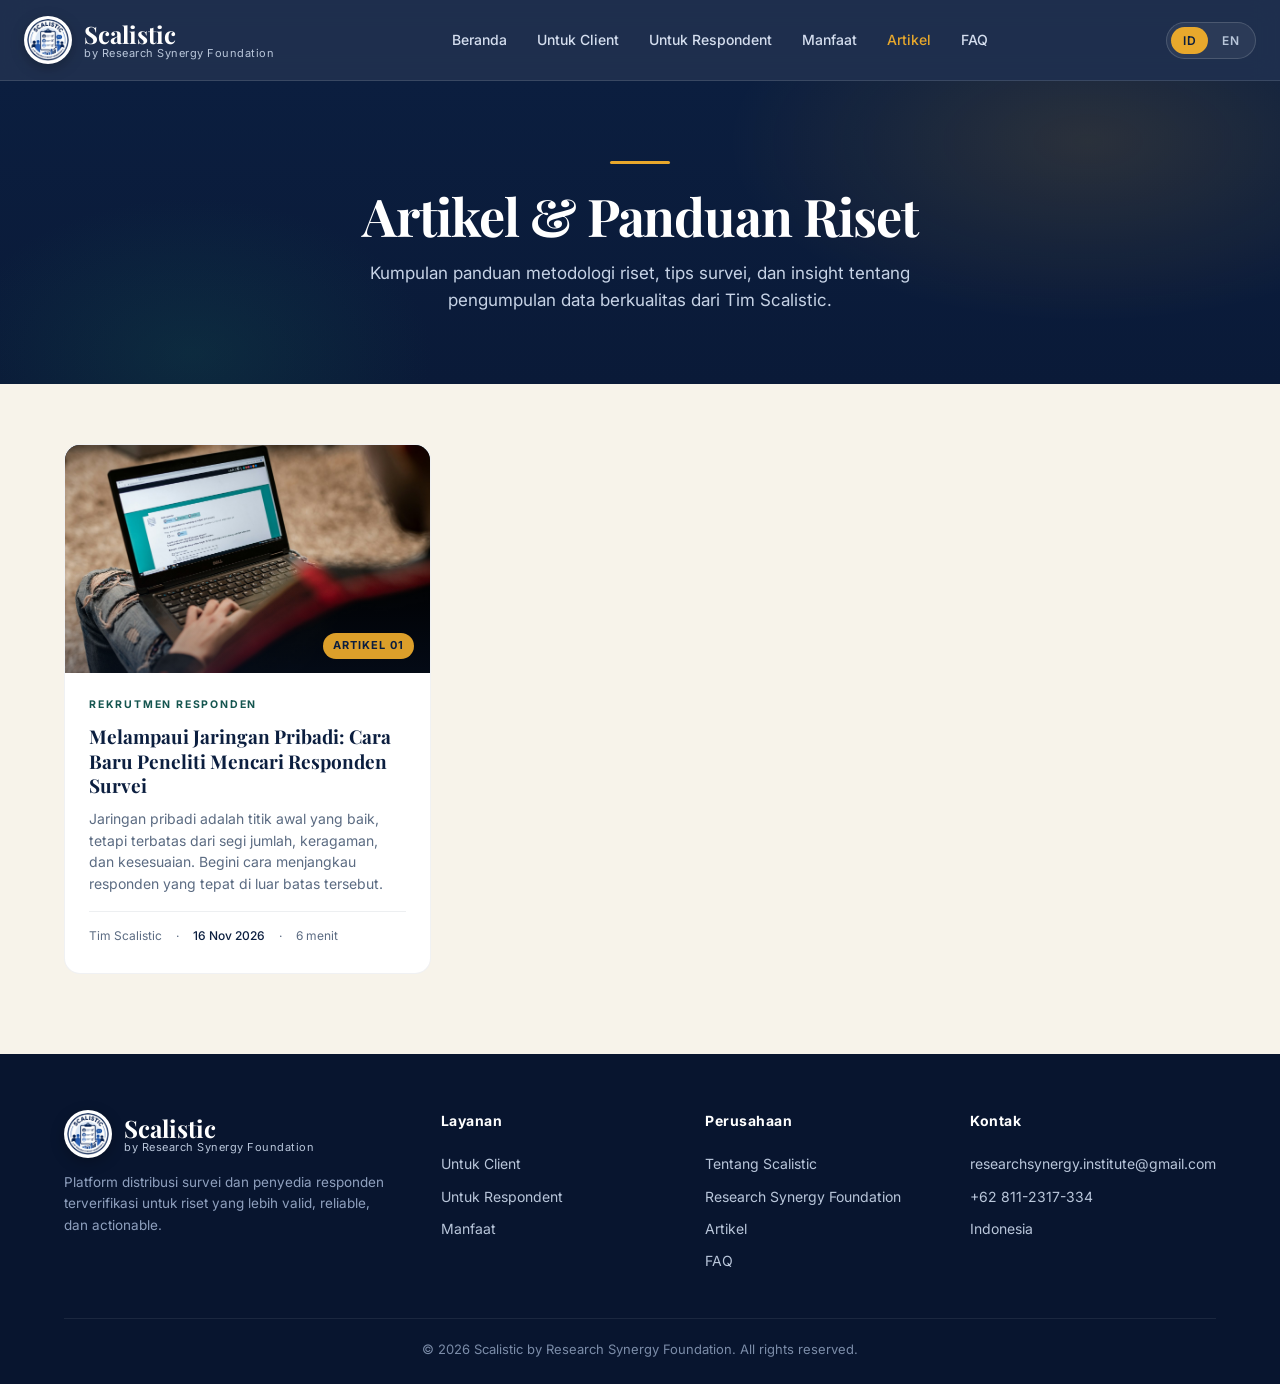
<file: artikel/index.html>
<!DOCTYPE html>
<html lang="id">
<head>
<meta charset="UTF-8">
<meta name="viewport" content="width=device-width, initial-scale=1.0">
<title>Artikel & Panduan Riset Survei | Scalistic</title>
<meta name="description" content="Kumpulan panduan metodologi riset, tips survei, dan insight tentang distribusi survei serta pengumpulan data berkualitas dari Tim Scalistic.">
<meta name="keywords" content="artikel riset survei, panduan survei, metodologi penelitian, sample size, Scalistic blog">
<meta name="author" content="Tim Scalistic">
<meta name="robots" content="index, follow, max-image-preview:large">
<meta name="theme-color" content="#0B1E3F">
<link rel="canonical" href="https://scalistic.io/artikel/">
<link rel="icon" type="image/jpeg" href="../logo-192.jpg">
<link rel="apple-touch-icon" href="../logo-192.jpg">

<meta property="og:type" content="website">
<meta property="og:site_name" content="Scalistic">
<meta property="og:url" content="https://scalistic.io/artikel/">
<meta property="og:title" content="Artikel & Panduan Riset Survei | Scalistic">
<meta property="og:description" content="Kumpulan panduan metodologi riset, tips survei, dan insight dari Tim Scalistic.">
<meta property="og:image" content="https://scalistic.io/og-image.jpg">
<meta property="og:image:width" content="1200">
<meta property="og:image:height" content="630">
<meta property="og:locale" content="id_ID">

<meta name="twitter:card" content="summary_large_image">
<meta name="twitter:title" content="Artikel & Panduan Riset Survei | Scalistic">
<meta name="twitter:description" content="Kumpulan panduan metodologi riset dan tips survei dari Tim Scalistic.">
<meta name="twitter:image" content="https://scalistic.io/og-image.jpg">

<link rel="preconnect" href="https://fonts.googleapis.com">
<link rel="preconnect" href="https://fonts.gstatic.com" crossorigin>
<link href="https://fonts.googleapis.com/css2?family=Playfair+Display:wght@600;700;800&family=Inter:wght@300;400;500;600;700&display=swap" rel="stylesheet">

<script type="application/ld+json">
{
  "@context": "https://schema.org",
  "@type": "Blog",
  "name": "Scalistic Articles",
  "description": "Panduan metodologi riset, tips survei, dan insight dari Tim Scalistic.",
  "url": "https://scalistic.io/artikel/",
  "publisher": {
    "@type": "Organization",
    "name": "Scalistic",
    "logo": {"@type":"ImageObject","url":"https://scalistic.io/logo.jpg"}
  },
  "blogPost": [
    {
      "@type": "BlogPosting",
      "headline": "Melampaui Jaringan Pribadi: Cara Baru Peneliti Mencari Responden Survei",
      "url": "https://scalistic.io/artikel/cara-mencari-responden-survei.html",
      "image": "https://scalistic.io/artikel/img/researcher-laptop.jpg",
      "inLanguage": "id",
      "datePublished": "2026-11-16T08:00:00+07:00",
      "author": {"@type":"Organization","name":"Tim Scalistic"}
    },
    {
      "@type": "BlogPosting",
      "headline": "Beyond Your Local Network: Rethinking How Researchers Find Survey Respondents",
      "url": "https://scalistic.io/artikel/find-survey-respondents-beyond-your-network.html",
      "image": "https://scalistic.io/artikel/img/researcher-laptop.jpg",
      "inLanguage": "en",
      "datePublished": "2026-11-16T08:00:00+07:00",
      "author": {"@type":"Organization","name":"Tim Scalistic"}
    }
  ]
}
</script>

<script type="application/ld+json">
{
  "@context": "https://schema.org",
  "@type": "BreadcrumbList",
  "itemListElement": [
    {"@type":"ListItem","position":1,"name":"Beranda","item":"https://scalistic.io/"},
    {"@type":"ListItem","position":2,"name":"Artikel","item":"https://scalistic.io/artikel/"}
  ]
}
</script>

<style>
  :root{
    --navy:#0B1E3F; --navy-2:#0A1A38; --navy-3:#122A55;
    --gold:#E8A82C; --gold-2:#D9970E;
    --teal:#14554F; --teal-2:#1A6B62;
    --cream:#F7F3EA; --cream-2:#EFE9DA;
    --ink:#1B2A3F; --muted:#5B6B82;
    --line:rgba(255,255,255,.12);
  }
  *{box-sizing:border-box;margin:0;padding:0}
  html{scroll-behavior:smooth}
  body{font-family:'Inter',system-ui,-apple-system,sans-serif;color:var(--ink);background:var(--cream);line-height:1.6;-webkit-font-smoothing:antialiased;overflow-x:hidden}
  h1,h2,h3,h4{font-family:'Playfair Display',Georgia,serif;font-weight:700;line-height:1.15;color:var(--navy)}
  a{color:inherit;text-decoration:none}
  img{max-width:100%;display:block}
  .container{max-width:1200px;margin:0 auto;padding:0 24px}

  .nav{position:sticky;top:0;z-index:50;background:rgba(11,30,63,.92);backdrop-filter:blur(12px);border-bottom:1px solid var(--line)}
  .nav-inner{display:flex;align-items:center;justify-content:space-between;padding:16px 24px;max-width:1280px;margin:0 auto}
  .brand{display:flex;align-items:center;gap:12px;color:#fff}
  .brand-mark{width:48px;height:48px;border-radius:50%;background:#fff;object-fit:contain;padding:3px;box-shadow:0 4px 14px rgba(0,0,0,.25);flex-shrink:0}
  .brand-text{line-height:1.1}
  .brand-text .big{font-family:'Playfair Display',serif;font-size:24px;font-weight:700;color:#fff}
  .brand-text .sub{font-size:11px;color:#B9C6DA;letter-spacing:.5px}
  .nav-links{display:flex;gap:30px;list-style:none}
  .nav-links a{color:#D5DEEF;font-size:14px;font-weight:500;transition:.2s}
  .nav-links a:hover{color:var(--gold)}
  .nav-links a.active{color:var(--gold)}
  .lang-switch{display:inline-flex;align-items:center;gap:2px;background:rgba(255,255,255,.06);border:1px solid rgba(255,255,255,.15);padding:4px;border-radius:99px}
  .lang-btn{background:none;border:none;color:#B9C6DA;font-size:12px;font-weight:600;letter-spacing:.5px;padding:6px 12px;border-radius:99px;cursor:pointer;transition:.2s;font-family:'Inter',sans-serif}
  .lang-btn:hover{color:#fff}
  .lang-btn.active{background:var(--gold);color:var(--navy)}
  .menu-toggle{display:none;background:none;border:none;color:#fff;font-size:22px;cursor:pointer}

  .list-hero{background:linear-gradient(180deg,#0B1E3F 0%,#0A1A38 100%);color:#fff;padding:80px 0 70px;position:relative;overflow:hidden;text-align:center}
  .list-hero::before{content:"";position:absolute;inset:0;background:radial-gradient(600px 300px at 85% 20%,rgba(232,168,44,.14),transparent 60%),radial-gradient(400px 260px at 15% 90%,rgba(20,85,79,.28),transparent 60%);pointer-events:none}
  .list-hero > *{position:relative;z-index:1}
  .list-hero .divider{width:60px;height:3px;background:var(--gold);border-radius:2px;margin:0 auto 22px}
  .list-hero h1{font-size:clamp(32px,5vw,52px);color:#fff;letter-spacing:-.02em;margin-bottom:14px}
  .list-hero p{font-size:17px;color:#C7D3E6;max-width:620px;margin:0 auto}

  .list-main{padding:60px 0 80px}
  .list-grid{display:grid;grid-template-columns:repeat(3,1fr);gap:26px}
  .list-card{background:#fff;border-radius:16px;overflow:hidden;border:1px solid rgba(11,30,63,.06);transition:.3s;display:flex;flex-direction:column}
  .list-card:hover{transform:translateY(-6px);box-shadow:0 20px 42px rgba(11,30,63,.1);border-color:var(--gold)}
  .list-card-img{width:100%;aspect-ratio:16/10;background:linear-gradient(135deg,var(--navy),var(--teal));position:relative;display:flex;align-items:center;justify-content:center;color:#fff;font-family:'Playfair Display',serif;font-size:42px;font-weight:700}
  .list-card-img::after{content:"";position:absolute;inset:0;background:radial-gradient(400px 200px at 70% 30%,rgba(232,168,44,.25),transparent 70%)}
  .list-card-img img{position:absolute;inset:0;width:100%;height:100%;object-fit:cover}
  .list-card-img:has(img)::after{background:linear-gradient(180deg,transparent 55%,rgba(11,30,63,.35))}
  html[lang="en"] .id-only{display:none!important}
  html[lang="id"] .en-only{display:none!important}
  .list-tag{position:absolute;bottom:14px;right:16px;font-size:11px;font-family:Inter,sans-serif;background:rgba(232,168,44,.95);color:var(--navy);padding:4px 10px;border-radius:99px;letter-spacing:1px;font-weight:700;z-index:1}
  .list-card-body{padding:24px 24px 28px;display:flex;flex-direction:column;flex-grow:1}
  .list-cat{font-size:10.5px;letter-spacing:1.8px;color:var(--teal);text-transform:uppercase;font-weight:700;margin-bottom:10px;display:block}
  .list-card h2{font-size:19px;color:var(--navy);margin-bottom:10px;line-height:1.3}
  .list-card p{color:var(--muted);font-size:14px;line-height:1.55;flex-grow:1;margin-bottom:16px}
  .list-card-meta{display:flex;gap:14px;align-items:center;font-size:12px;color:var(--muted);padding-top:14px;border-top:1px solid rgba(11,30,63,.07)}
  .list-card-meta time{color:var(--navy);font-weight:500}

  .list-empty{text-align:center;padding:40px;color:var(--muted);grid-column:1/-1;background:#fff;border-radius:14px;border:1px dashed rgba(11,30,63,.15)}

  footer{background:#08152F;color:#B9C6DA;padding:56px 0 24px}
  .foot-grid{display:grid;grid-template-columns:1.5fr 1fr 1fr 1fr;gap:40px;margin-bottom:40px}
  footer h5{font-family:'Inter',sans-serif;color:#fff;font-size:14px;font-weight:700;margin-bottom:16px;letter-spacing:.5px}
  footer ul{list-style:none}
  footer li{padding:5px 0;font-size:14px}
  footer a:hover{color:var(--gold)}
  .foot-brand p{font-size:13.5px;color:#8FA0BE;margin-top:14px;max-width:320px}
  .copy{border-top:1px solid rgba(255,255,255,.08);padding-top:20px;text-align:center;font-size:13px;color:#7B8CA8}

  @media (max-width:960px){
    .nav-links{display:none}
    .menu-toggle{display:block}
    .list-grid{grid-template-columns:1fr 1fr}
    .foot-grid{grid-template-columns:1fr 1fr;gap:28px}
  }
  @media (max-width:600px){
    .list-grid{grid-template-columns:1fr}
    .foot-grid{grid-template-columns:1fr}
    .brand-text .sub{display:none}
  }
</style>
</head>
<body>

<nav class="nav">
  <div class="nav-inner">
    <a href="../" class="brand">
      <img src="../logo-192.jpg" alt="Scalistic logo" class="brand-mark" width="48" height="48">
      <div class="brand-text">
        <div class="big">Scalistic</div>
        <div class="sub">by Research Synergy Foundation</div>
      </div>
    </a>
    <ul class="nav-links">
      <li><a href="../#beranda">Beranda</a></li>
      <li><a href="../#client">Untuk Client</a></li>
      <li><a href="../#respondent">Untuk Respondent</a></li>
      <li><a href="../#manfaat">Manfaat</a></li>
      <li><a href="./" class="active">Artikel</a></li>
      <li><a href="../#faq">FAQ</a></li>
    </ul>
    <div class="lang-switch" role="group" aria-label="Language switcher">
      <button class="lang-btn active" data-lang="id" type="button">ID</button>
      <button class="lang-btn" data-lang="en" type="button">EN</button>
    </div>
    <button class="menu-toggle" aria-label="Menu">☰</button>
  </div>
</nav>

<header class="list-hero">
  <div class="container">
    <div class="divider"></div>
    <h1>Artikel & Panduan Riset</h1>
    <p>Kumpulan panduan metodologi riset, tips survei, dan insight tentang pengumpulan data berkualitas dari Tim Scalistic.</p>
  </div>
</header>

<main class="list-main">
  <div class="container">
    <div class="list-grid">

      <a href="cara-mencari-responden-survei.html" class="list-card id-only" hreflang="id">
        <div class="list-card-img"><img src="img/researcher-laptop.jpg" alt="Peneliti mengisi kuesioner survei daring di laptop" width="1600" height="1067" loading="lazy" decoding="async"><span class="list-tag">ARTIKEL 01</span></div>
        <div class="list-card-body">
          <span class="list-cat">Rekrutmen Responden</span>
          <h2>Melampaui Jaringan Pribadi: Cara Baru Peneliti Mencari Responden Survei</h2>
          <p>Jaringan pribadi adalah titik awal yang baik, tetapi terbatas dari segi jumlah, keragaman, dan kesesuaian. Begini cara menjangkau responden yang tepat di luar batas tersebut.</p>
          <div class="list-card-meta">
            <span>Tim Scalistic</span>
            <span>·</span>
            <time datetime="2026-11-16">16 Nov 2026</time>
            <span>·</span>
            <span>6 menit</span>
          </div>
        </div>
      </a>

      <a href="find-survey-respondents-beyond-your-network.html" class="list-card en-only" hreflang="en" lang="en">
        <div class="list-card-img"><img src="img/researcher-laptop.jpg" alt="A researcher filling in an online survey questionnaire on a laptop" width="1600" height="1067" loading="lazy" decoding="async"><span class="list-tag">ARTICLE 01</span></div>
        <div class="list-card-body">
          <span class="list-cat">Survey Recruitment</span>
          <h2>Beyond Your Local Network: Rethinking How Researchers Find Survey Respondents</h2>
          <p>Your personal network is a useful start, but it has limits in size, variety and fit. Here is how to reach the right respondents beyond it.</p>
          <div class="list-card-meta">
            <span>Tim Scalistic</span>
            <span>·</span>
            <time datetime="2026-11-16">16 Nov 2026</time>
            <span>·</span>
            <span>6 menit</span>
          </div>
        </div>
      </a>

      <!-- Tambah card baru di sini untuk artikel berikutnya -->

    </div>
  </div>
</main>

<footer>
  <div class="container">
    <div class="foot-grid">
      <div class="foot-brand">
        <div class="brand" style="margin-bottom:8px">
          <img src="../logo-192.jpg" alt="Scalistic logo" class="brand-mark" width="48" height="48">
          <div class="brand-text">
            <div class="big">Scalistic</div>
            <div class="sub">by Research Synergy Foundation</div>
          </div>
        </div>
        <p>Platform distribusi survei dan penyedia responden terverifikasi untuk riset yang lebih valid, reliable, dan actionable.</p>
      </div>
      <div>
        <h5>Layanan</h5>
        <ul>
          <li><a href="../#client">Untuk Client</a></li>
          <li><a href="../#respondent">Untuk Respondent</a></li>
          <li><a href="../#manfaat">Manfaat</a></li>
        </ul>
      </div>
      <div>
        <h5>Perusahaan</h5>
        <ul>
          <li><a href="../#beranda">Tentang Scalistic</a></li>
          <li><a href="https://www.researchsynergy.org" target="_blank" rel="noopener">Research Synergy Foundation</a></li>
          <li><a href="./">Artikel</a></li>
          <li><a href="../#faq">FAQ</a></li>
        </ul>
      </div>
      <div>
        <h5>Kontak</h5>
        <ul>
          <li><a href="mailto:researchsynergy.institute@gmail.com">researchsynergy.institute@gmail.com</a></li>
          <li><a href="https://wa.me/628112317334" target="_blank" rel="noopener">+62 811-2317-334</a></li>
          <li>Indonesia</li>
        </ul>
      </div>
    </div>
    <div class="copy">© 2026 Scalistic by Research Synergy Foundation. All rights reserved.</div>
  </div>
</footer>

<script>
  (function(){
    const dict = {
      "Beranda":"Home","Untuk Client":"For Clients","Untuk Respondent":"For Respondents","Manfaat":"Benefits","Artikel":"Articles",
      "Layanan":"Services","Perusahaan":"Company","Kontak":"Contact","Tentang Scalistic":"About Scalistic",
      "Platform distribusi survei dan penyedia responden terverifikasi untuk riset yang lebih valid, reliable, dan actionable.":"Survey distribution platform and verified respondent provider for research that is more valid, reliable, and actionable.",
      "Artikel & Panduan Riset":"Articles & Research Guides",
      "Kumpulan panduan metodologi riset, tips survei, dan insight tentang pengumpulan data berkualitas dari Tim Scalistic.":"A collection of research methodology guides, survey tips, and insights on quality data collection from the Scalistic Team.",
      "Tim Scalistic":"Scalistic Team","6 menit":"6 min read"
    };
    const walker = document.createTreeWalker(document.body, NodeFilter.SHOW_TEXT, null);
    const nodes = []; let n;
    while(n = walker.nextNode()){
      const t = n.textContent.trim();
      if(t) nodes.push({node:n, orig:n.textContent, trim:t});
    }
    function applyLang(lang){
      document.documentElement.lang = lang;
      nodes.forEach(({node, orig, trim}) => {
        if(lang === 'en' && dict[trim]){ node.textContent = orig.replace(trim, dict[trim]); }
        else { node.textContent = orig; }
      });
      document.querySelectorAll('.lang-btn').forEach(b => b.classList.toggle('active', b.dataset.lang === lang));
      try { localStorage.setItem('scalistic-lang', lang); } catch(e){}
    }
    document.querySelectorAll('.lang-btn').forEach(btn => btn.addEventListener('click', () => applyLang(btn.dataset.lang)));
    let saved = 'id';
    try { saved = localStorage.getItem('scalistic-lang') || 'id'; } catch(e){}
    if(saved === 'en') applyLang('en');
  })();
</script>

</body>
</html>
</file>
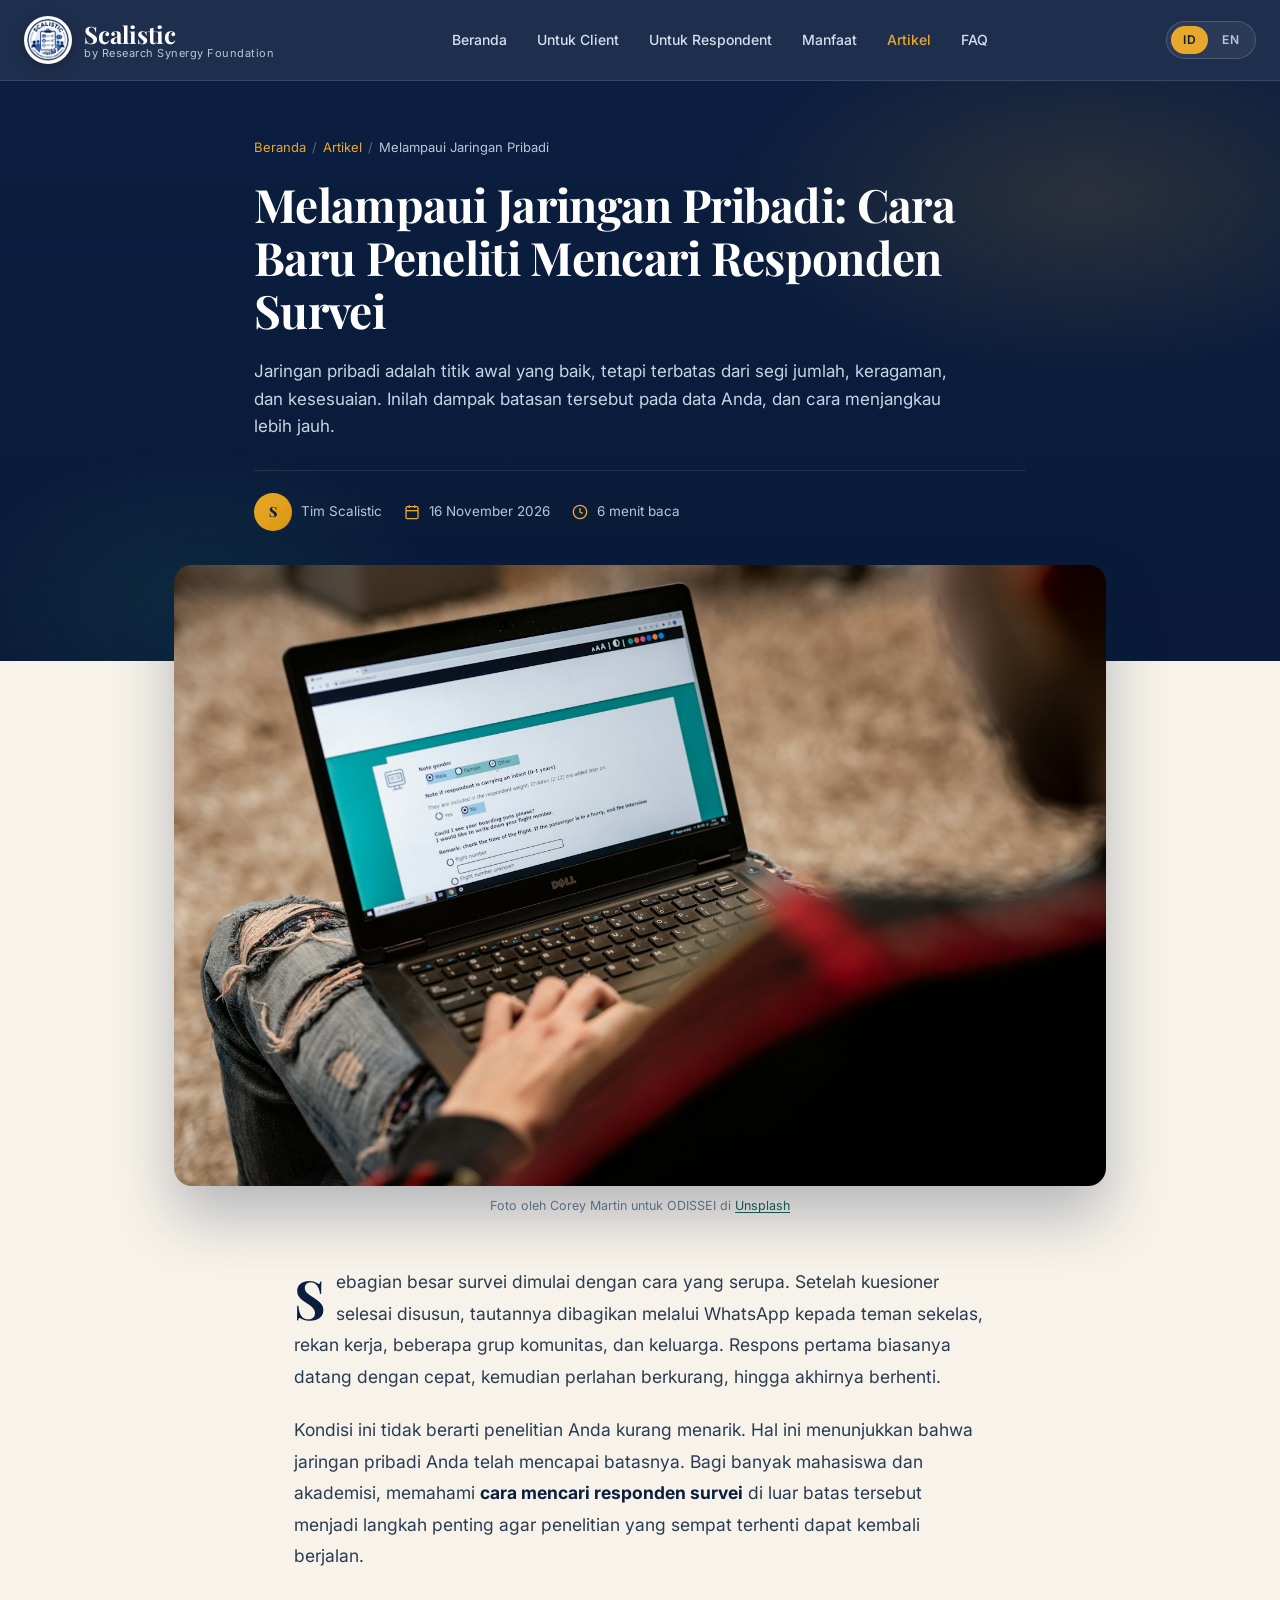
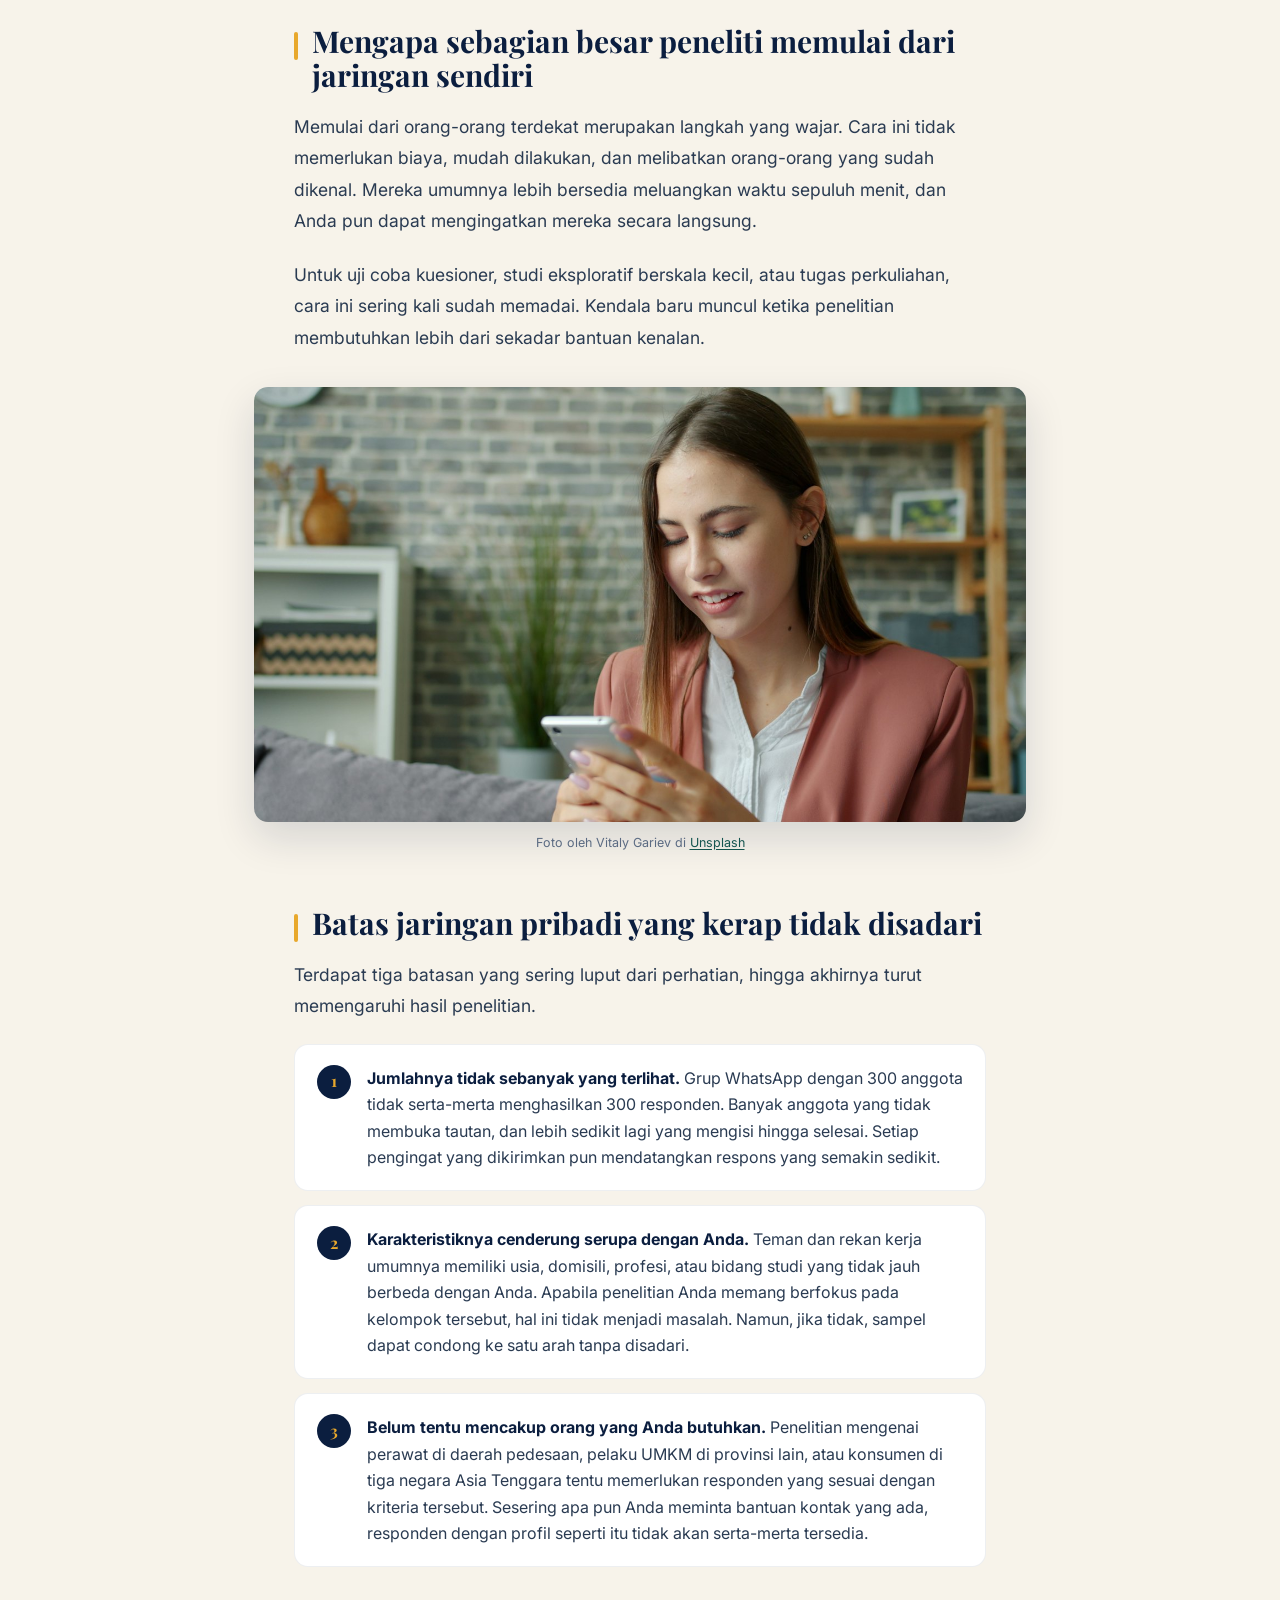
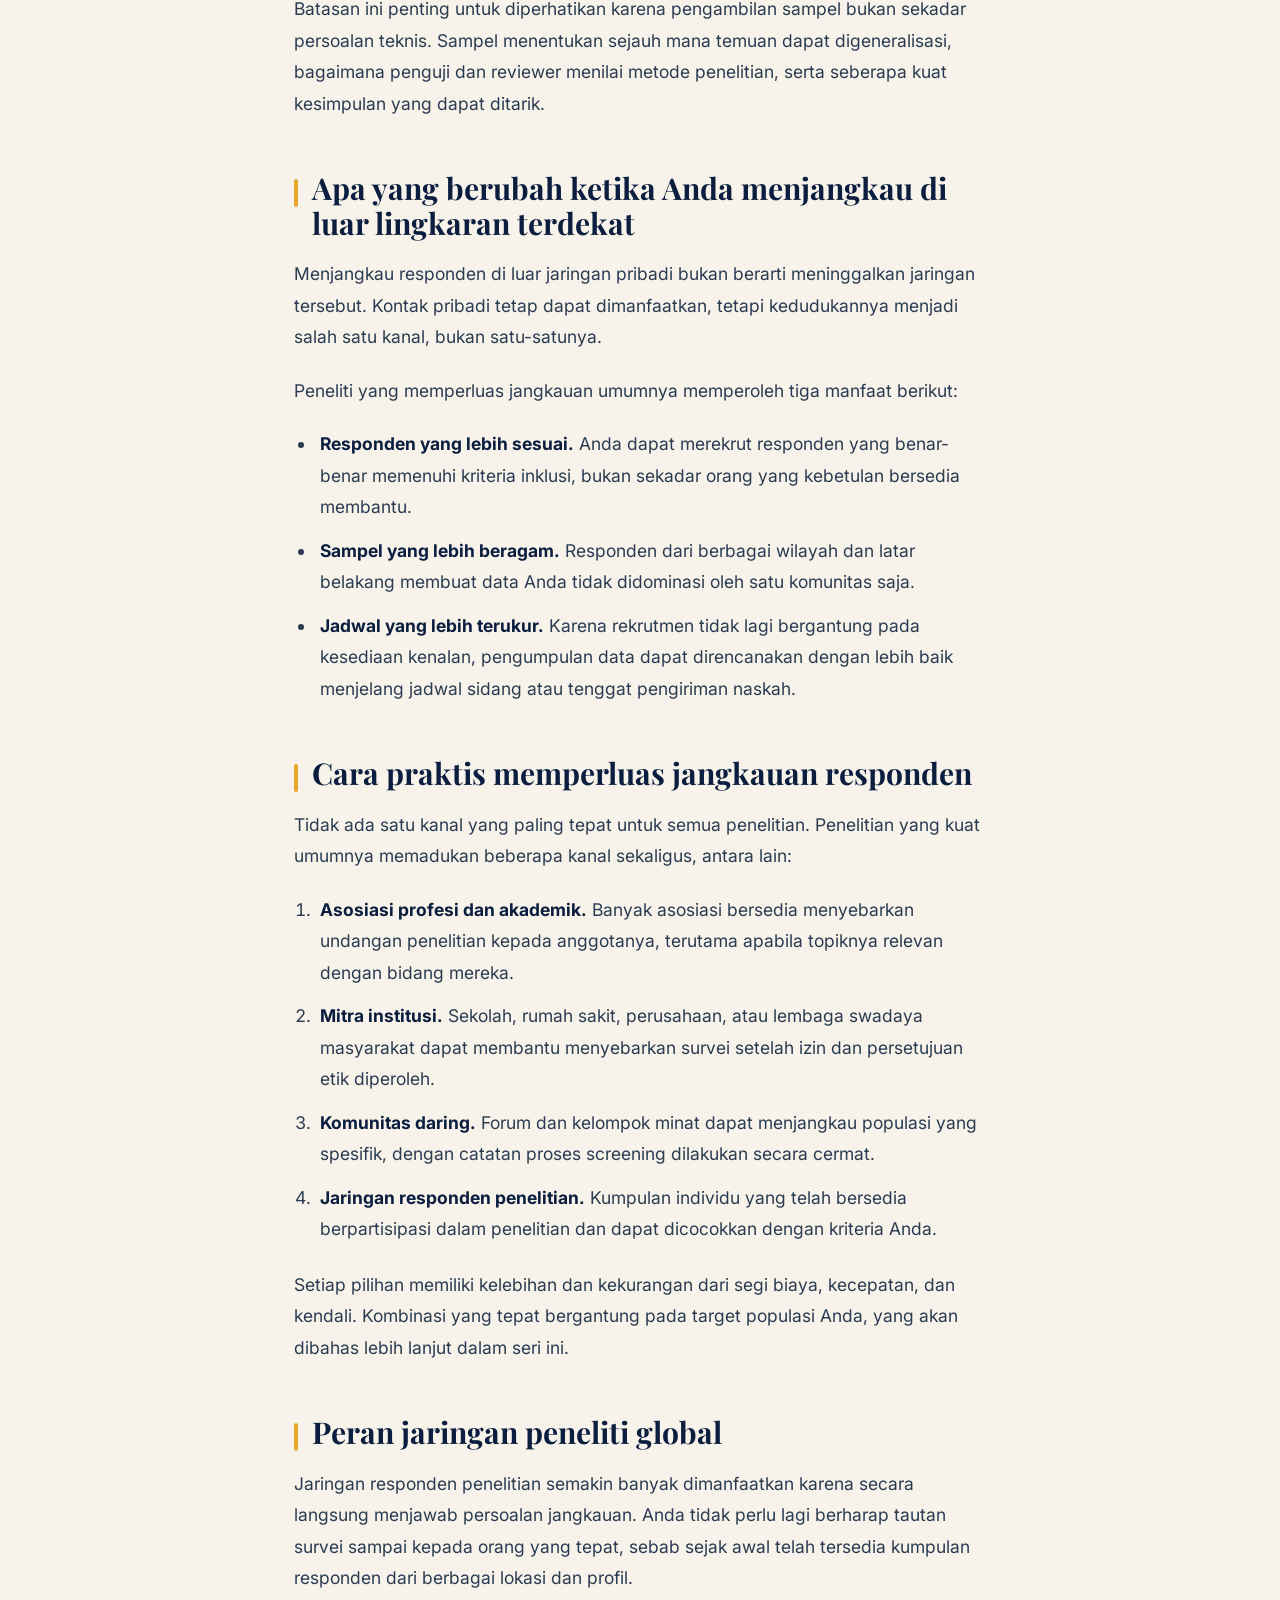
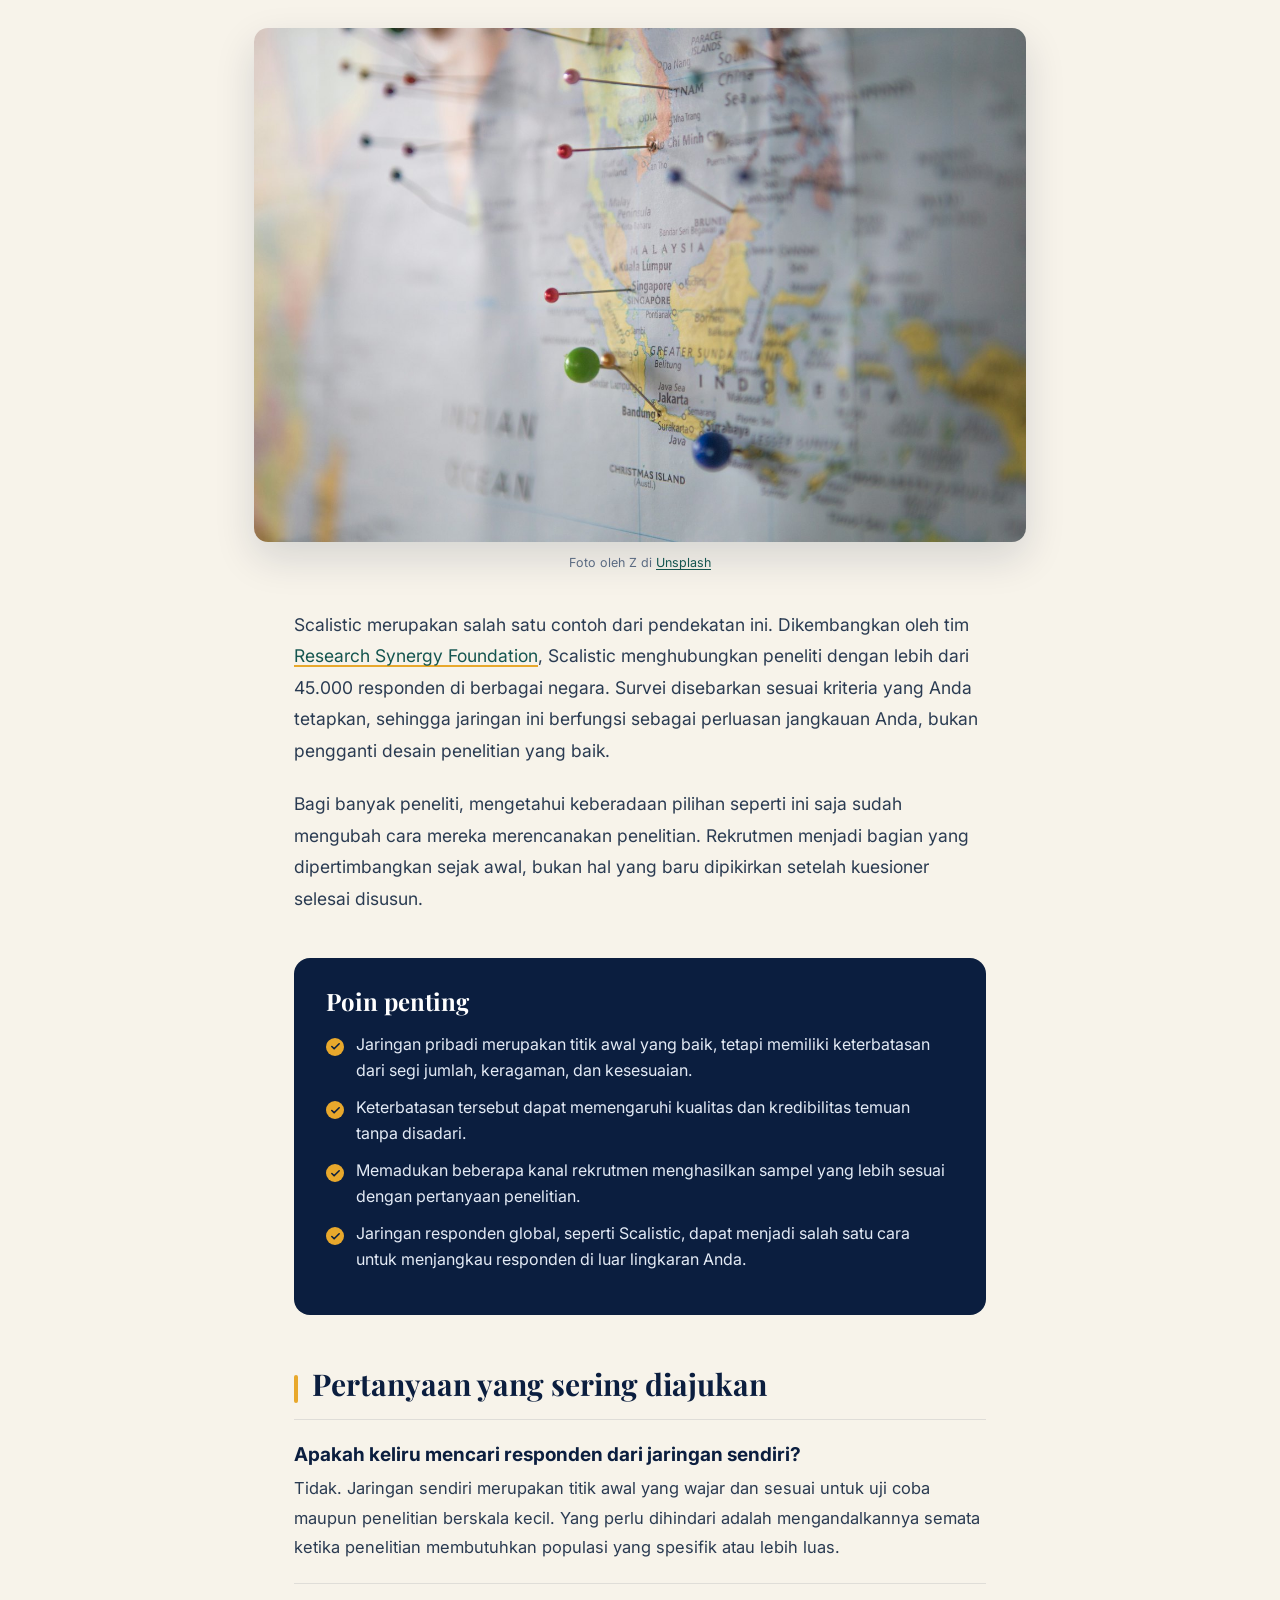
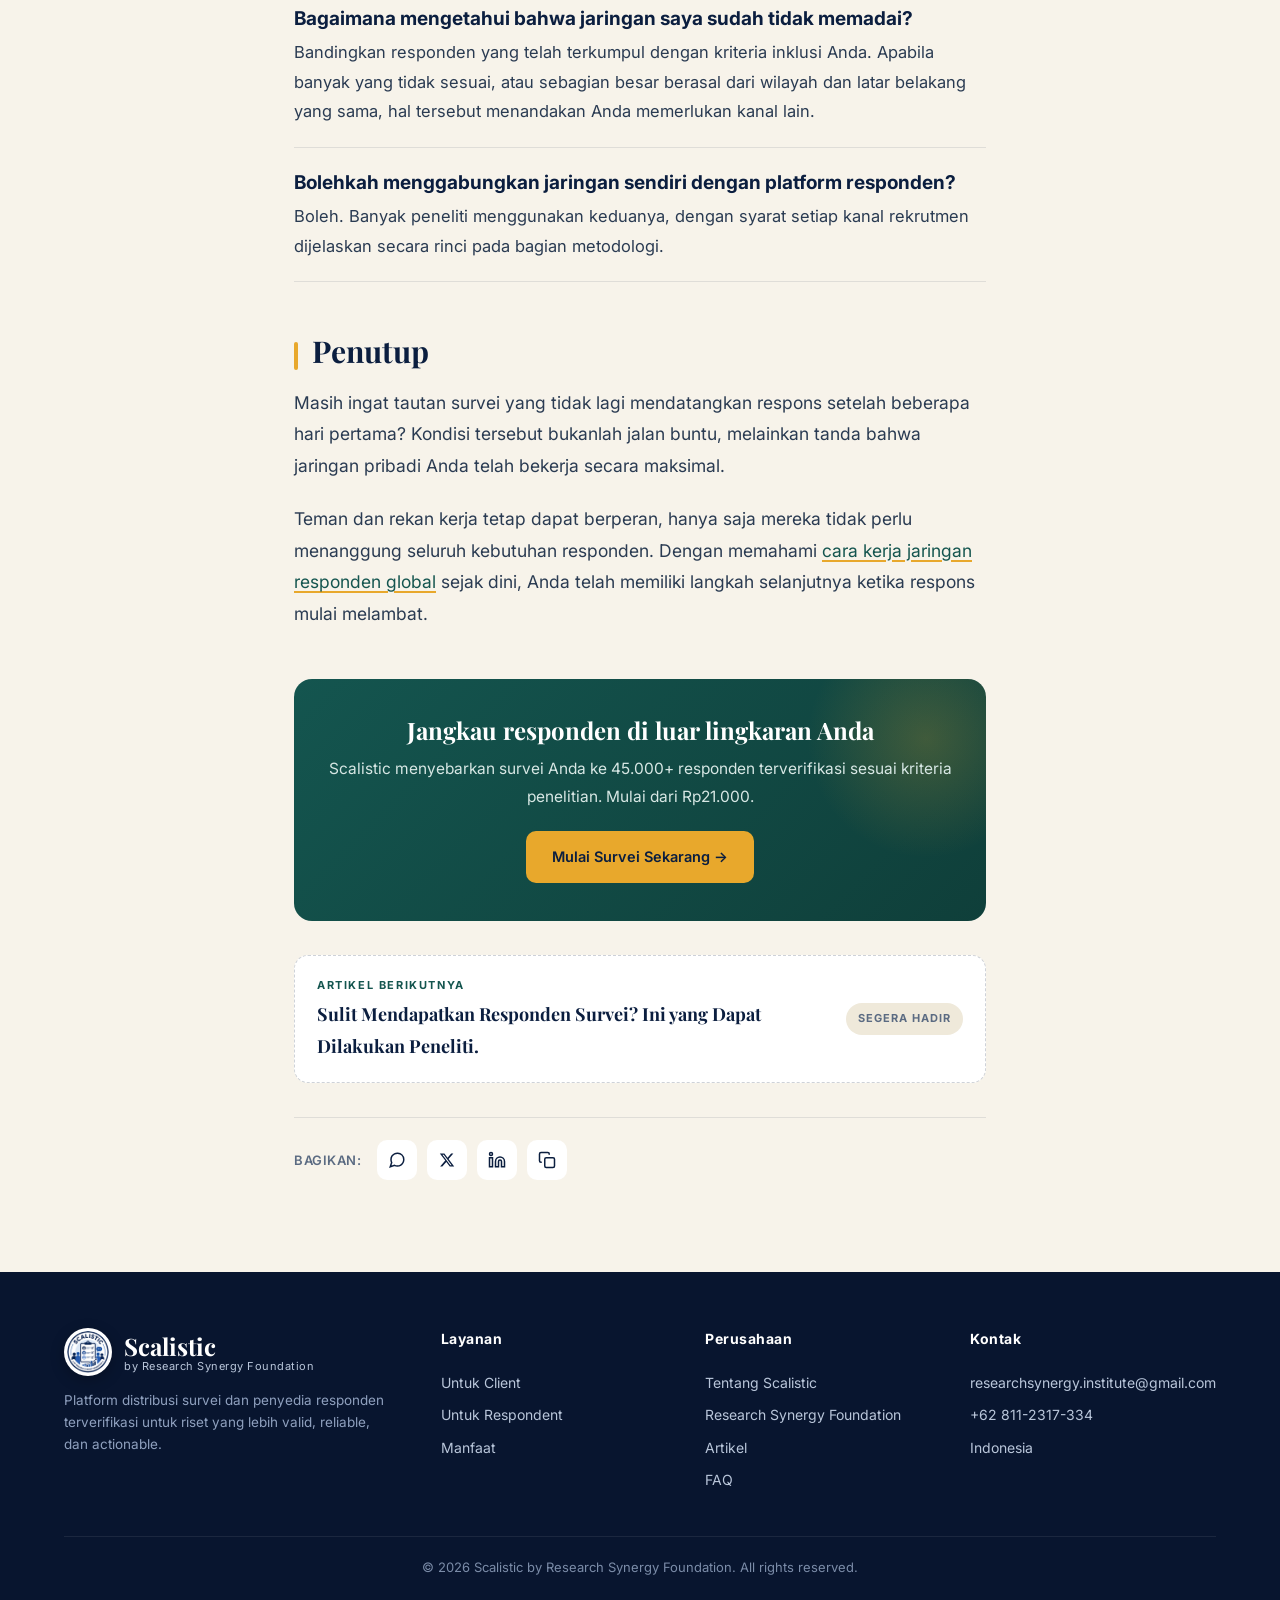
<file: artikel/cara-mencari-responden-survei.html>
<!DOCTYPE html>
<html lang="id">
<head>
<meta charset="UTF-8">
<meta name="viewport" content="width=device-width, initial-scale=1.0">
<title>Melampaui Jaringan Pribadi: Cara Mencari Responden Survei | Scalistic</title>
<meta name="description" content="Cara mencari responden survei di luar jaringan pribadi: batas jaringan sendiri yang kerap tidak disadari dan cara praktis menjangkau responden yang sesuai kriteria penelitian.">
<meta name="keywords" content="cara mencari responden survei, mencari responden, responden skripsi, rekrutmen responden, sampel penelitian, jaringan responden">
<meta name="author" content="Tim Scalistic">
<meta name="robots" content="index, follow, max-image-preview:large">
<meta name="theme-color" content="#0B1E3F">
<link rel="canonical" href="https://scalistic.io/artikel/cara-mencari-responden-survei.html">
<link rel="alternate" hreflang="id" href="https://scalistic.io/artikel/cara-mencari-responden-survei.html">
<link rel="alternate" hreflang="en" href="https://scalistic.io/artikel/find-survey-respondents-beyond-your-network.html">
<link rel="alternate" hreflang="x-default" href="https://scalistic.io/artikel/find-survey-respondents-beyond-your-network.html">
<link rel="icon" type="image/jpeg" href="../logo-192.jpg">
<link rel="apple-touch-icon" href="../logo-192.jpg">

<meta property="og:type" content="article">
<meta property="og:site_name" content="Scalistic">
<meta property="og:url" content="https://scalistic.io/artikel/cara-mencari-responden-survei.html">
<meta property="og:title" content="Melampaui Jaringan Pribadi: Cara Baru Peneliti Mencari Responden Survei">
<meta property="og:description" content="Jaringan pribadi adalah titik awal yang baik, tetapi terbatas dari segi jumlah, keragaman, dan kesesuaian. Begini cara mencari responden survei di luar batas tersebut.">
<meta property="og:image" content="https://scalistic.io/artikel/img/researcher-laptop.jpg">
<meta property="og:image:width" content="1600">
<meta property="og:image:height" content="1067">
<meta property="og:image:alt" content="Peneliti mengisi kuesioner survei daring di laptop">
<meta property="og:locale" content="id_ID">
<meta property="og:locale:alternate" content="en_US">
<meta property="article:published_time" content="2026-11-16T08:00:00+07:00">
<meta property="article:modified_time" content="2026-11-16T08:00:00+07:00">
<meta property="article:author" content="Tim Scalistic">
<meta property="article:section" content="Rekrutmen Responden">
<meta property="article:tag" content="cara mencari responden survei">
<meta property="article:tag" content="sampel penelitian">
<meta property="article:tag" content="rekrutmen responden">

<meta name="twitter:card" content="summary_large_image">
<meta name="twitter:title" content="Melampaui Jaringan Pribadi: Cara Baru Peneliti Mencari Responden Survei">
<meta name="twitter:description" content="Jaringan pribadi terbatas dari segi jumlah, keragaman, dan kesesuaian. Begini cara mencari responden survei di luar batas tersebut.">
<meta name="twitter:image" content="https://scalistic.io/artikel/img/researcher-laptop.jpg">
<meta name="twitter:image:alt" content="Peneliti mengisi kuesioner survei daring di laptop">

<link rel="preconnect" href="https://fonts.googleapis.com">
<link rel="preconnect" href="https://fonts.gstatic.com" crossorigin>
<link href="https://fonts.googleapis.com/css2?family=Playfair+Display:wght@600;700;800&family=Inter:wght@300;400;500;600;700&display=swap" rel="stylesheet">
<link rel="preload" as="image" href="img/researcher-laptop.jpg">
<link rel="stylesheet" href="article.css">

<script type="application/ld+json">
{
  "@context": "https://schema.org",
  "@type": "Article",
  "headline": "Melampaui Jaringan Pribadi: Cara Baru Peneliti Mencari Responden Survei",
  "description": "Cara mencari responden survei di luar jaringan pribadi: batas jaringan sendiri yang kerap tidak disadari dan cara praktis menjangkau responden yang sesuai kriteria penelitian.",
  "image": [
    "https://scalistic.io/artikel/img/researcher-laptop.jpg",
    "https://scalistic.io/artikel/img/texting-phone.jpg",
    "https://scalistic.io/artikel/img/world-map-pins.jpg"
  ],
  "datePublished": "2026-11-16T08:00:00+07:00",
  "dateModified": "2026-11-16T08:00:00+07:00",
  "inLanguage": "id",
  "timeRequired": "PT6M",
  "author": {"@type": "Organization", "name": "Tim Scalistic", "url": "https://scalistic.io/"},
  "publisher": {
    "@type": "Organization",
    "name": "Scalistic",
    "logo": {"@type": "ImageObject", "url": "https://scalistic.io/logo.jpg"}
  },
  "mainEntityOfPage": {"@type": "WebPage", "@id": "https://scalistic.io/artikel/cara-mencari-responden-survei.html"},
  "articleSection": "Rekrutmen Responden",
  "keywords": "cara mencari responden survei, rekrutmen responden, sampel penelitian, jaringan responden",
  "translationOfWork": {"@type": "Article", "@id": "https://scalistic.io/artikel/find-survey-respondents-beyond-your-network.html"},
  "isPartOf": {"@type": "CreativeWorkSeries", "name": "Seri Peneliti Scalistic", "position": 1},
  "about": [
    {"@type": "Thing", "name": "Metodologi survei"},
    {"@type": "Thing", "name": "Pengambilan sampel"}
  ]
}
</script>

<script type="application/ld+json">
{
  "@context": "https://schema.org",
  "@type": "FAQPage",
  "inLanguage": "id",
  "mainEntity": [
    {
      "@type": "Question",
      "name": "Apakah keliru mencari responden dari jaringan sendiri?",
      "acceptedAnswer": {"@type": "Answer", "text": "Tidak. Jaringan sendiri merupakan titik awal yang wajar dan sesuai untuk uji coba maupun penelitian berskala kecil. Yang perlu dihindari adalah mengandalkannya semata ketika penelitian membutuhkan populasi yang spesifik atau lebih luas."}
    },
    {
      "@type": "Question",
      "name": "Bagaimana mengetahui bahwa jaringan saya sudah tidak memadai?",
      "acceptedAnswer": {"@type": "Answer", "text": "Bandingkan responden yang telah terkumpul dengan kriteria inklusi Anda. Apabila banyak yang tidak sesuai, atau sebagian besar berasal dari wilayah dan latar belakang yang sama, hal tersebut menandakan Anda memerlukan kanal lain."}
    },
    {
      "@type": "Question",
      "name": "Bolehkah menggabungkan jaringan sendiri dengan platform responden?",
      "acceptedAnswer": {"@type": "Answer", "text": "Boleh. Banyak peneliti menggunakan keduanya, dengan syarat setiap kanal rekrutmen dijelaskan secara rinci pada bagian metodologi."}
    }
  ]
}
</script>

<script type="application/ld+json">
{
  "@context": "https://schema.org",
  "@type": "BreadcrumbList",
  "itemListElement": [
    {"@type": "ListItem", "position": 1, "name": "Beranda", "item": "https://scalistic.io/"},
    {"@type": "ListItem", "position": 2, "name": "Artikel", "item": "https://scalistic.io/artikel/"},
    {"@type": "ListItem", "position": 3, "name": "Melampaui Jaringan Pribadi", "item": "https://scalistic.io/artikel/cara-mencari-responden-survei.html"}
  ]
}
</script>
</head>
<body>

<nav class="nav">
  <div class="nav-inner">
    <a href="../" class="brand">
      <img src="../logo-192.jpg" alt="Logo Scalistic" class="brand-mark" width="48" height="48">
      <div class="brand-text">
        <div class="big">Scalistic</div>
        <div class="sub">by Research Synergy Foundation</div>
      </div>
    </a>
    <ul class="nav-links">
      <li><a href="../#beranda">Beranda</a></li>
      <li><a href="../#client">Untuk Client</a></li>
      <li><a href="../#respondent">Untuk Respondent</a></li>
      <li><a href="../#manfaat">Manfaat</a></li>
      <li><a href="./" class="active">Artikel</a></li>
      <li><a href="../#faq">FAQ</a></li>
    </ul>
    <div class="lang-switch" role="group" aria-label="Pilih bahasa">
      <a class="lang-btn active" data-lang="id" href="cara-mencari-responden-survei.html" hreflang="id" aria-current="true">ID</a>
      <a class="lang-btn" data-lang="en" href="find-survey-respondents-beyond-your-network.html" hreflang="en" lang="en">EN</a>
    </div>
  </div>
</nav>

<header class="art-hero">
  <div class="art-hero-wrap">
    <nav class="breadcrumb" aria-label="Breadcrumb">
      <a href="../">Beranda</a>
      <span class="breadcrumb-sep">/</span>
      <a href="./">Artikel</a>
      <span class="breadcrumb-sep">/</span>
      <span>Melampaui Jaringan Pribadi</span>
    </nav>
    <h1 class="art-title">Melampaui Jaringan Pribadi: Cara Baru Peneliti Mencari Responden Survei</h1>
    <p class="art-lead">Jaringan pribadi adalah titik awal yang baik, tetapi terbatas dari segi jumlah, keragaman, dan kesesuaian. Inilah dampak batasan tersebut pada data Anda, dan cara menjangkau lebih jauh.</p>
    <div class="art-meta">
      <div class="art-meta-item">
        <div class="art-author-avatar">S</div>
        <span>Tim Scalistic</span>
      </div>
      <div class="art-meta-item">
        <svg width="16" height="16" viewBox="0 0 24 24" fill="none" stroke="currentColor" stroke-width="2"><rect x="3" y="4" width="18" height="18" rx="2"/><line x1="16" y1="2" x2="16" y2="6"/><line x1="8" y1="2" x2="8" y2="6"/><line x1="3" y1="10" x2="21" y2="10"/></svg>
        <time datetime="2026-11-16">16 November 2026</time>
      </div>
      <div class="art-meta-item">
        <svg width="16" height="16" viewBox="0 0 24 24" fill="none" stroke="currentColor" stroke-width="2"><circle cx="12" cy="12" r="10"/><polyline points="12 6 12 12 16 14"/></svg>
        <span>6 menit baca</span>
      </div>
    </div>
  </div>
</header>

<figure class="art-cover">
  <img src="img/researcher-laptop.jpg" alt="Peneliti mengisi kuesioner survei daring di laptop" width="1600" height="1067" fetchpriority="high">
  <figcaption>Foto oleh Corey Martin untuk ODISSEI di <a href="https://unsplash.com/photos/a-person-sitting-on-the-floor-using-a-laptop-e1YThDHmTA4" target="_blank" rel="noopener">Unsplash</a></figcaption>
</figure>

<main class="art-body-wrap">
  <article class="art-body">
    <p class="dropcap">Sebagian besar survei dimulai dengan cara yang serupa. Setelah kuesioner selesai disusun, tautannya dibagikan melalui WhatsApp kepada teman sekelas, rekan kerja, beberapa grup komunitas, dan keluarga. Respons pertama biasanya datang dengan cepat, kemudian perlahan berkurang, hingga akhirnya berhenti.</p>
    <p>Kondisi ini tidak berarti penelitian Anda kurang menarik. Hal ini menunjukkan bahwa jaringan pribadi Anda telah mencapai batasnya. Bagi banyak mahasiswa dan akademisi, memahami <strong>cara mencari responden survei</strong> di luar batas tersebut menjadi langkah penting agar penelitian yang sempat terhenti dapat kembali berjalan.</p>

    <h2 id="mengapa-mulai-dari-jaringan-sendiri">Mengapa sebagian besar peneliti memulai dari jaringan sendiri</h2>
    <p>Memulai dari orang-orang terdekat merupakan langkah yang wajar. Cara ini tidak memerlukan biaya, mudah dilakukan, dan melibatkan orang-orang yang sudah dikenal. Mereka umumnya lebih bersedia meluangkan waktu sepuluh menit, dan Anda pun dapat mengingatkan mereka secara langsung.</p>
    <p>Untuk uji coba kuesioner, studi eksploratif berskala kecil, atau tugas perkuliahan, cara ini sering kali sudah memadai. Kendala baru muncul ketika penelitian membutuhkan lebih dari sekadar bantuan kenalan.</p>

    <figure class="art-figure">
      <img src="img/texting-phone.jpg" alt="Seorang perempuan membaca pesan di ponselnya di rumah" width="1400" height="788" loading="lazy" decoding="async">
      <figcaption>Foto oleh Vitaly Gariev di <a href="https://unsplash.com/photos/young-woman-looking-at-her-smartphone-on-a-couch-2EYipG0onnE" target="_blank" rel="noopener">Unsplash</a></figcaption>
    </figure>

    <h2 id="batas-jaringan-pribadi">Batas jaringan pribadi yang kerap tidak disadari</h2>
    <p>Terdapat tiga batasan yang sering luput dari perhatian, hingga akhirnya turut memengaruhi hasil penelitian.</p>
    <div class="art-limits">
      <div class="art-limit">
        <span class="art-limit-num">1</span>
        <p><strong>Jumlahnya tidak sebanyak yang terlihat.</strong> Grup WhatsApp dengan 300 anggota tidak serta-merta menghasilkan 300 responden. Banyak anggota yang tidak membuka tautan, dan lebih sedikit lagi yang mengisi hingga selesai. Setiap pengingat yang dikirimkan pun mendatangkan respons yang semakin sedikit.</p>
      </div>
      <div class="art-limit">
        <span class="art-limit-num">2</span>
        <p><strong>Karakteristiknya cenderung serupa dengan Anda.</strong> Teman dan rekan kerja umumnya memiliki usia, domisili, profesi, atau bidang studi yang tidak jauh berbeda dengan Anda. Apabila penelitian Anda memang berfokus pada kelompok tersebut, hal ini tidak menjadi masalah. Namun, jika tidak, sampel dapat condong ke satu arah tanpa disadari.</p>
      </div>
      <div class="art-limit">
        <span class="art-limit-num">3</span>
        <p><strong>Belum tentu mencakup orang yang Anda butuhkan.</strong> Penelitian mengenai perawat di daerah pedesaan, pelaku UMKM di provinsi lain, atau konsumen di tiga negara Asia Tenggara tentu memerlukan responden yang sesuai dengan kriteria tersebut. Sesering apa pun Anda meminta bantuan kontak yang ada, responden dengan profil seperti itu tidak akan serta-merta tersedia.</p>
      </div>
    </div>
    <p>Batasan ini penting untuk diperhatikan karena pengambilan sampel bukan sekadar persoalan teknis. Sampel menentukan sejauh mana temuan dapat digeneralisasi, bagaimana penguji dan reviewer menilai metode penelitian, serta seberapa kuat kesimpulan yang dapat ditarik.</p>

    <h2 id="di-luar-lingkaran-terdekat">Apa yang berubah ketika Anda menjangkau di luar lingkaran terdekat</h2>
    <p>Menjangkau responden di luar jaringan pribadi bukan berarti meninggalkan jaringan tersebut. Kontak pribadi tetap dapat dimanfaatkan, tetapi kedudukannya menjadi salah satu kanal, bukan satu-satunya.</p>
    <p>Peneliti yang memperluas jangkauan umumnya memperoleh tiga manfaat berikut:</p>
    <ul>
      <li><strong>Responden yang lebih sesuai.</strong> Anda dapat merekrut responden yang benar-benar memenuhi kriteria inklusi, bukan sekadar orang yang kebetulan bersedia membantu.</li>
      <li><strong>Sampel yang lebih beragam.</strong> Responden dari berbagai wilayah dan latar belakang membuat data Anda tidak didominasi oleh satu komunitas saja.</li>
      <li><strong>Jadwal yang lebih terukur.</strong> Karena rekrutmen tidak lagi bergantung pada kesediaan kenalan, pengumpulan data dapat direncanakan dengan lebih baik menjelang jadwal sidang atau tenggat pengiriman naskah.</li>
    </ul>

    <h2 id="cara-praktis">Cara praktis memperluas jangkauan responden</h2>
    <p>Tidak ada satu kanal yang paling tepat untuk semua penelitian. Penelitian yang kuat umumnya memadukan beberapa kanal sekaligus, antara lain:</p>
    <ol>
      <li><strong>Asosiasi profesi dan akademik.</strong> Banyak asosiasi bersedia menyebarkan undangan penelitian kepada anggotanya, terutama apabila topiknya relevan dengan bidang mereka.</li>
      <li><strong>Mitra institusi.</strong> Sekolah, rumah sakit, perusahaan, atau lembaga swadaya masyarakat dapat membantu menyebarkan survei setelah izin dan persetujuan etik diperoleh.</li>
      <li><strong>Komunitas daring.</strong> Forum dan kelompok minat dapat menjangkau populasi yang spesifik, dengan catatan proses screening dilakukan secara cermat.</li>
      <li><strong>Jaringan responden penelitian.</strong> Kumpulan individu yang telah bersedia berpartisipasi dalam penelitian dan dapat dicocokkan dengan kriteria Anda.</li>
    </ol>
    <p>Setiap pilihan memiliki kelebihan dan kekurangan dari segi biaya, kecepatan, dan kendali. Kombinasi yang tepat bergantung pada target populasi Anda, yang akan dibahas lebih lanjut dalam seri ini.</p>

    <h2 id="jaringan-peneliti-global">Peran jaringan peneliti global</h2>
    <p>Jaringan responden penelitian semakin banyak dimanfaatkan karena secara langsung menjawab persoalan jangkauan. Anda tidak perlu lagi berharap tautan survei sampai kepada orang yang tepat, sebab sejak awal telah tersedia kumpulan responden dari berbagai lokasi dan profil.</p>

    <figure class="art-figure">
      <img src="img/world-map-pins.jpg" alt="Peta Asia Tenggara dengan pin penanda lokasi di Indonesia, Malaysia, dan Vietnam" width="1400" height="933" loading="lazy" decoding="async">
      <figcaption>Foto oleh Z di <a href="https://unsplash.com/photos/world-map-with-pins-TrhLCn1abMU" target="_blank" rel="noopener">Unsplash</a></figcaption>
    </figure>

    <p>Scalistic merupakan salah satu contoh dari pendekatan ini. Dikembangkan oleh tim <a href="https://www.researchsynergy.org" target="_blank" rel="noopener">Research Synergy Foundation</a>, Scalistic menghubungkan peneliti dengan lebih dari 45.000 responden di berbagai negara. Survei disebarkan sesuai kriteria yang Anda tetapkan, sehingga jaringan ini berfungsi sebagai perluasan jangkauan Anda, bukan pengganti desain penelitian yang baik.</p>
    <p>Bagi banyak peneliti, mengetahui keberadaan pilihan seperti ini saja sudah mengubah cara mereka merencanakan penelitian. Rekrutmen menjadi bagian yang dipertimbangkan sejak awal, bukan hal yang baru dipikirkan setelah kuesioner selesai disusun.</p>

    <section class="art-takeaways" aria-labelledby="poin-penting">
      <h2 id="poin-penting">Poin penting</h2>
      <ul>
        <li>Jaringan pribadi merupakan titik awal yang baik, tetapi memiliki keterbatasan dari segi jumlah, keragaman, dan kesesuaian.</li>
        <li>Keterbatasan tersebut dapat memengaruhi kualitas dan kredibilitas temuan tanpa disadari.</li>
        <li>Memadukan beberapa kanal rekrutmen menghasilkan sampel yang lebih sesuai dengan pertanyaan penelitian.</li>
        <li>Jaringan responden global, seperti Scalistic, dapat menjadi salah satu cara untuk menjangkau responden di luar lingkaran Anda.</li>
      </ul>
    </section>

    <h2 id="faq">Pertanyaan yang sering diajukan</h2>
    <div class="art-faq">
      <div class="art-faq-item">
        <h3>Apakah keliru mencari responden dari jaringan sendiri?</h3>
        <p>Tidak. Jaringan sendiri merupakan titik awal yang wajar dan sesuai untuk uji coba maupun penelitian berskala kecil. Yang perlu dihindari adalah mengandalkannya semata ketika penelitian membutuhkan populasi yang spesifik atau lebih luas.</p>
      </div>
      <div class="art-faq-item">
        <h3>Bagaimana mengetahui bahwa jaringan saya sudah tidak memadai?</h3>
        <p>Bandingkan responden yang telah terkumpul dengan kriteria inklusi Anda. Apabila banyak yang tidak sesuai, atau sebagian besar berasal dari wilayah dan latar belakang yang sama, hal tersebut menandakan Anda memerlukan kanal lain.</p>
      </div>
      <div class="art-faq-item">
        <h3>Bolehkah menggabungkan jaringan sendiri dengan platform responden?</h3>
        <p>Boleh. Banyak peneliti menggunakan keduanya, dengan syarat setiap kanal rekrutmen dijelaskan secara rinci pada bagian metodologi.</p>
      </div>
    </div>

    <h2 id="penutup">Penutup</h2>
    <p>Masih ingat tautan survei yang tidak lagi mendatangkan respons setelah beberapa hari pertama? Kondisi tersebut bukanlah jalan buntu, melainkan tanda bahwa jaringan pribadi Anda telah bekerja secara maksimal.</p>
    <p>Teman dan rekan kerja tetap dapat berperan, hanya saja mereka tidak perlu menanggung seluruh kebutuhan responden. Dengan memahami <a href="../">cara kerja jaringan responden global</a> sejak dini, Anda telah memiliki langkah selanjutnya ketika respons mulai melambat.</p>

    <aside class="art-cta">
      <h3>Jangkau responden di luar lingkaran Anda</h3>
      <p>Scalistic menyebarkan survei Anda ke 45.000+ responden terverifikasi sesuai kriteria penelitian. Mulai dari Rp21.000.</p>
      <a href="https://bit.ly/reg-scalistic" target="_blank" rel="noopener" class="art-cta-btn">Mulai Survei Sekarang →</a>
    </aside>

    <div class="art-next">
      <div>
        <span class="art-next-label">Artikel berikutnya</span>
        <span class="art-next-title">Sulit Mendapatkan Responden Survei? Ini yang Dapat Dilakukan Peneliti.</span>
      </div>
      <span class="art-next-soon">Segera hadir</span>
    </div>

    <div class="art-share">
      <span class="art-share-label">BAGIKAN:</span>
      <a href="https://wa.me/?text=Melampaui%20Jaringan%20Pribadi%3A%20Cara%20Baru%20Peneliti%20Mencari%20Responden%20Survei%20https%3A%2F%2Fscalistic.io%2Fartikel%2Fcara-mencari-responden-survei.html" target="_blank" rel="noopener" class="wa" aria-label="Bagikan ke WhatsApp">
        <svg width="18" height="18" viewBox="0 0 24 24" fill="none" stroke="currentColor" stroke-width="2"><path d="M21 11.5a8.38 8.38 0 0 1-.9 3.8 8.5 8.5 0 0 1-7.6 4.7 8.38 8.38 0 0 1-3.8-.9L3 21l1.9-5.7a8.38 8.38 0 0 1-.9-3.8 8.5 8.5 0 0 1 4.7-7.6 8.38 8.38 0 0 1 3.8-.9h.5a8.48 8.48 0 0 1 8 8v.5z"/></svg>
      </a>
      <a href="https://twitter.com/intent/tweet?text=Melampaui%20Jaringan%20Pribadi%3A%20Cara%20Baru%20Peneliti%20Mencari%20Responden%20Survei&url=https%3A%2F%2Fscalistic.io%2Fartikel%2Fcara-mencari-responden-survei.html" target="_blank" rel="noopener" aria-label="Bagikan ke X">
        <svg width="16" height="16" viewBox="0 0 24 24" fill="currentColor"><path d="M18.244 2.25h3.308l-7.227 8.26 8.502 11.24H16.17l-5.214-6.817L4.99 21.75H1.68l7.73-8.835L1.254 2.25H8.08l4.713 6.231zm-1.161 17.52h1.833L7.084 4.126H5.117z"/></svg>
      </a>
      <a href="https://www.linkedin.com/sharing/share-offsite/?url=https%3A%2F%2Fscalistic.io%2Fartikel%2Fcara-mencari-responden-survei.html" target="_blank" rel="noopener" class="ln" aria-label="Bagikan ke LinkedIn">
        <svg width="18" height="18" viewBox="0 0 24 24" fill="none" stroke="currentColor" stroke-width="2"><path d="M16 8a6 6 0 0 1 6 6v7h-4v-7a2 2 0 0 0-4 0v7h-4v-7a6 6 0 0 1 6-6z"/><rect x="2" y="9" width="4" height="12"/><circle cx="4" cy="4" r="2"/></svg>
      </a>
      <a href="#" id="copy-link" aria-label="Salin tautan">
        <svg width="18" height="18" viewBox="0 0 24 24" fill="none" stroke="currentColor" stroke-width="2"><rect x="9" y="9" width="13" height="13" rx="2"/><path d="M5 15H4a2 2 0 0 1-2-2V4a2 2 0 0 1 2-2h9a2 2 0 0 1 2 2v1"/></svg>
      </a>
    </div>
  </article>
</main>

<footer>
  <div class="container">
    <div class="foot-grid">
      <div class="foot-brand">
        <div class="brand" style="margin-bottom:8px">
          <img src="../logo-192.jpg" alt="Logo Scalistic" class="brand-mark" width="48" height="48" loading="lazy">
          <div class="brand-text">
            <div class="big">Scalistic</div>
            <div class="sub">by Research Synergy Foundation</div>
          </div>
        </div>
        <p>Platform distribusi survei dan penyedia responden terverifikasi untuk riset yang lebih valid, reliable, dan actionable.</p>
      </div>
      <div>
        <h5>Layanan</h5>
        <ul>
          <li><a href="../#client">Untuk Client</a></li>
          <li><a href="../#respondent">Untuk Respondent</a></li>
          <li><a href="../#manfaat">Manfaat</a></li>
        </ul>
      </div>
      <div>
        <h5>Perusahaan</h5>
        <ul>
          <li><a href="../#beranda">Tentang Scalistic</a></li>
          <li><a href="https://www.researchsynergy.org" target="_blank" rel="noopener">Research Synergy Foundation</a></li>
          <li><a href="./">Artikel</a></li>
          <li><a href="../#faq">FAQ</a></li>
        </ul>
      </div>
      <div>
        <h5>Kontak</h5>
        <ul>
          <li><a href="mailto:researchsynergy.institute@gmail.com">researchsynergy.institute@gmail.com</a></li>
          <li><a href="https://wa.me/628112317334" target="_blank" rel="noopener">+62 811-2317-334</a></li>
          <li>Indonesia</li>
        </ul>
      </div>
    </div>
    <div class="copy">© 2026 Scalistic by Research Synergy Foundation. All rights reserved.</div>
  </div>
</footer>

<script>
  document.getElementById('copy-link').addEventListener('click', function(e){
    e.preventDefault();
    navigator.clipboard && navigator.clipboard.writeText(location.href);
    this.setAttribute('aria-label', 'Tautan disalin');
  });

  // Each language has its own article URL; the switcher links there and remembers the choice site-wide.
  document.querySelectorAll('.lang-btn').forEach(a => a.addEventListener('click', () => {
    try { localStorage.setItem('scalistic-lang', a.dataset.lang); } catch(e){}
  }));
</script>

</body>
</html>
</file>
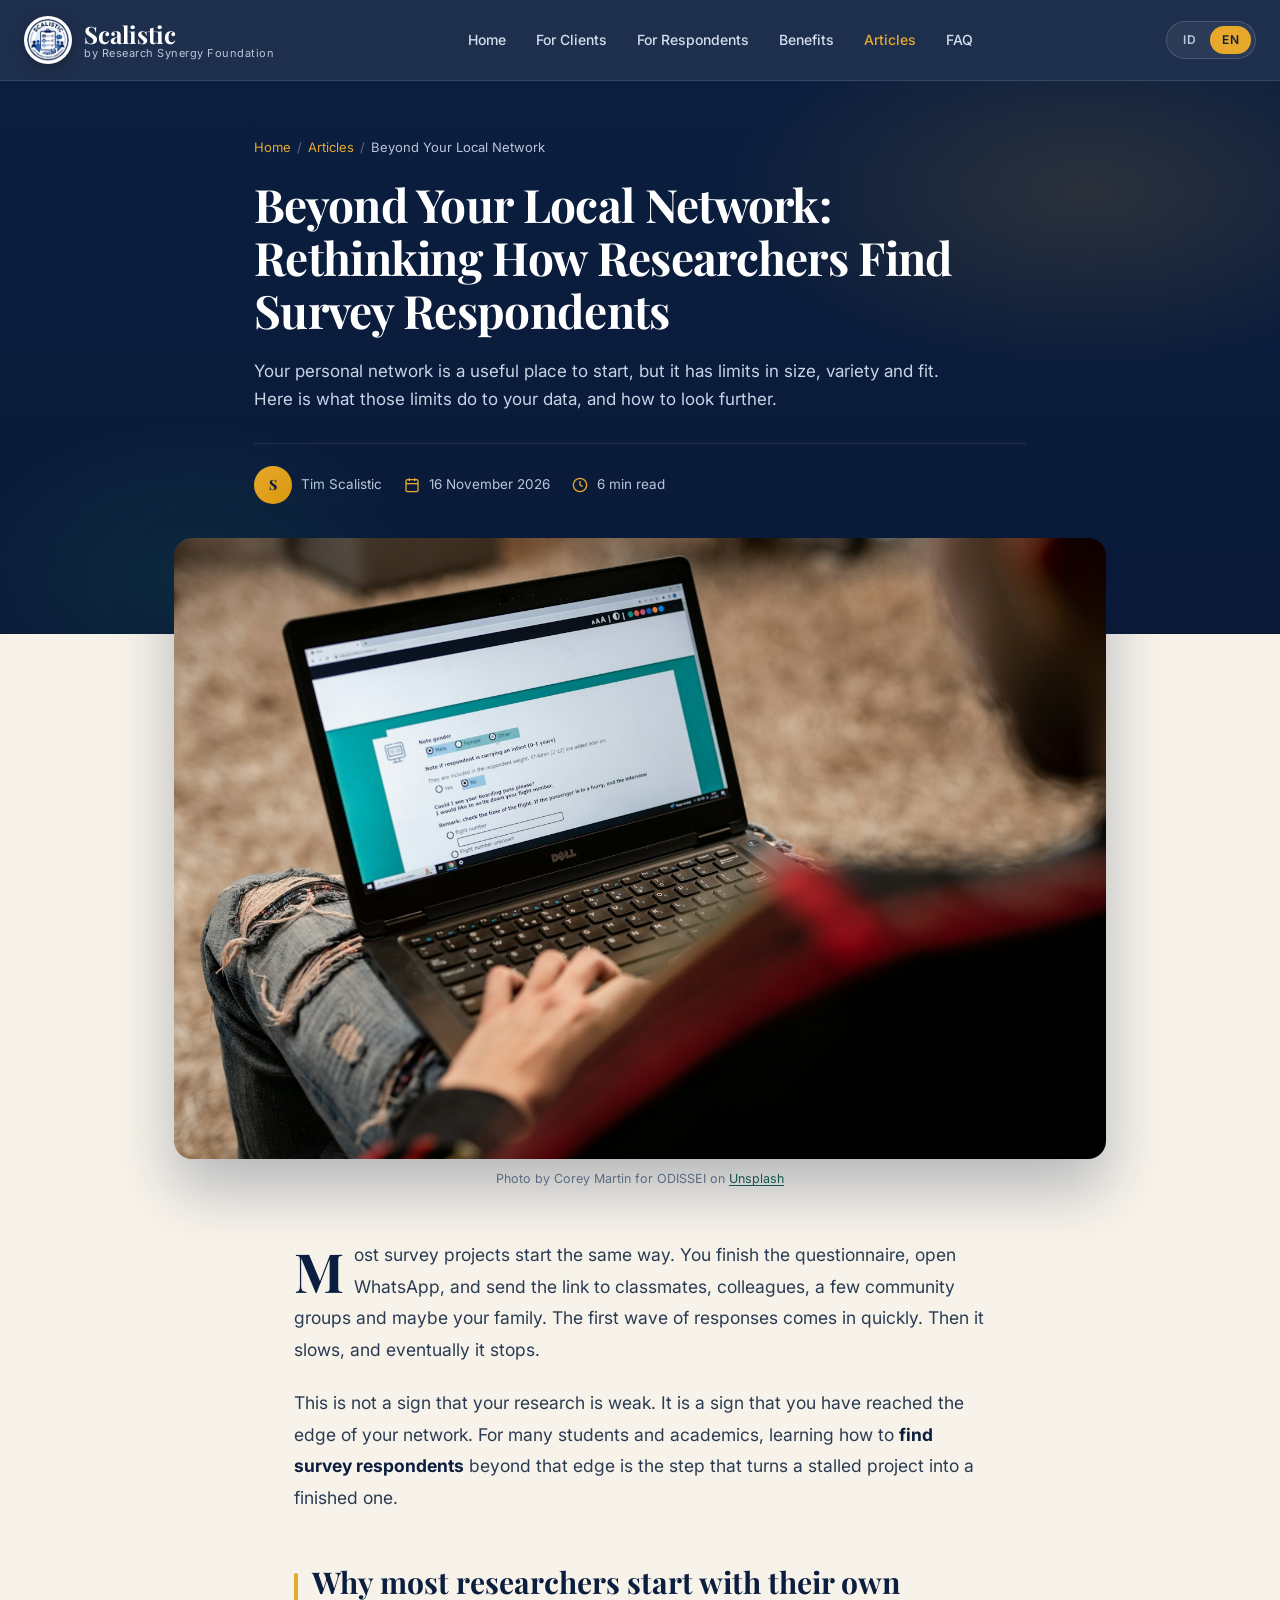
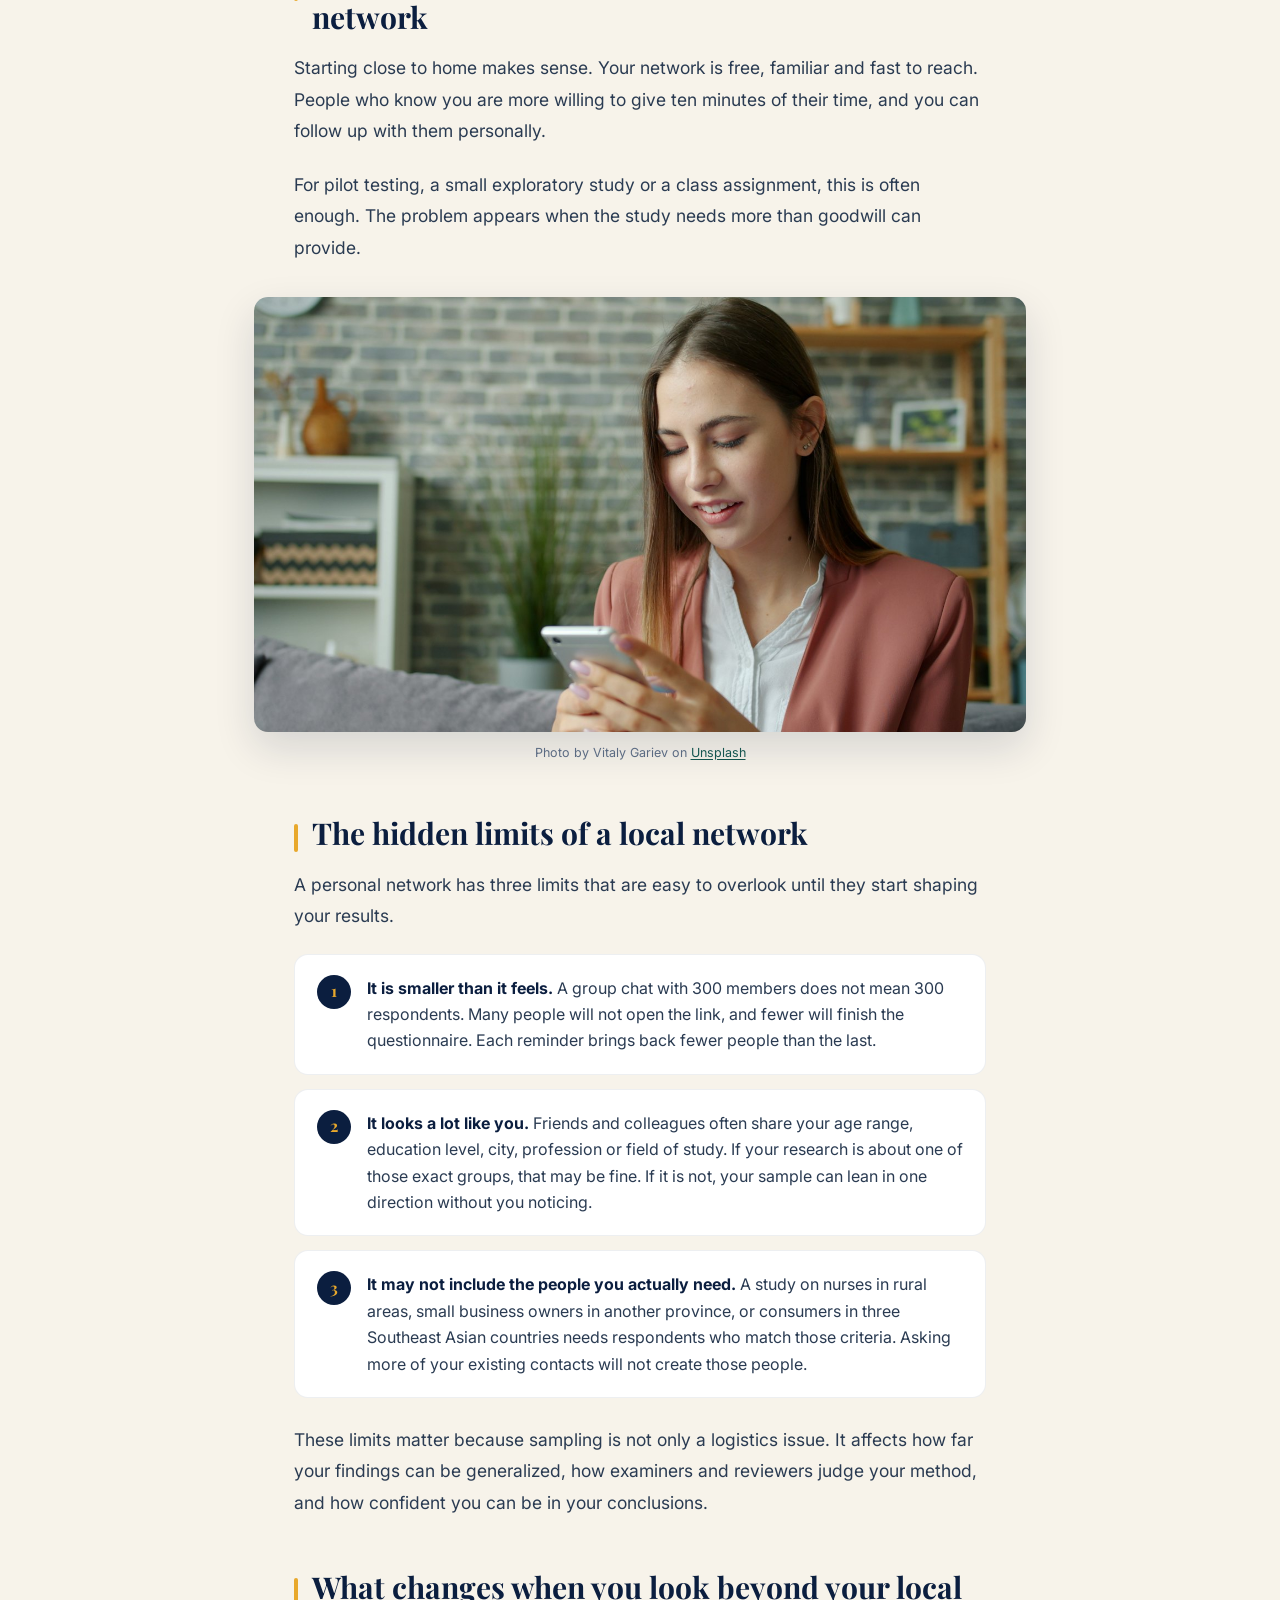
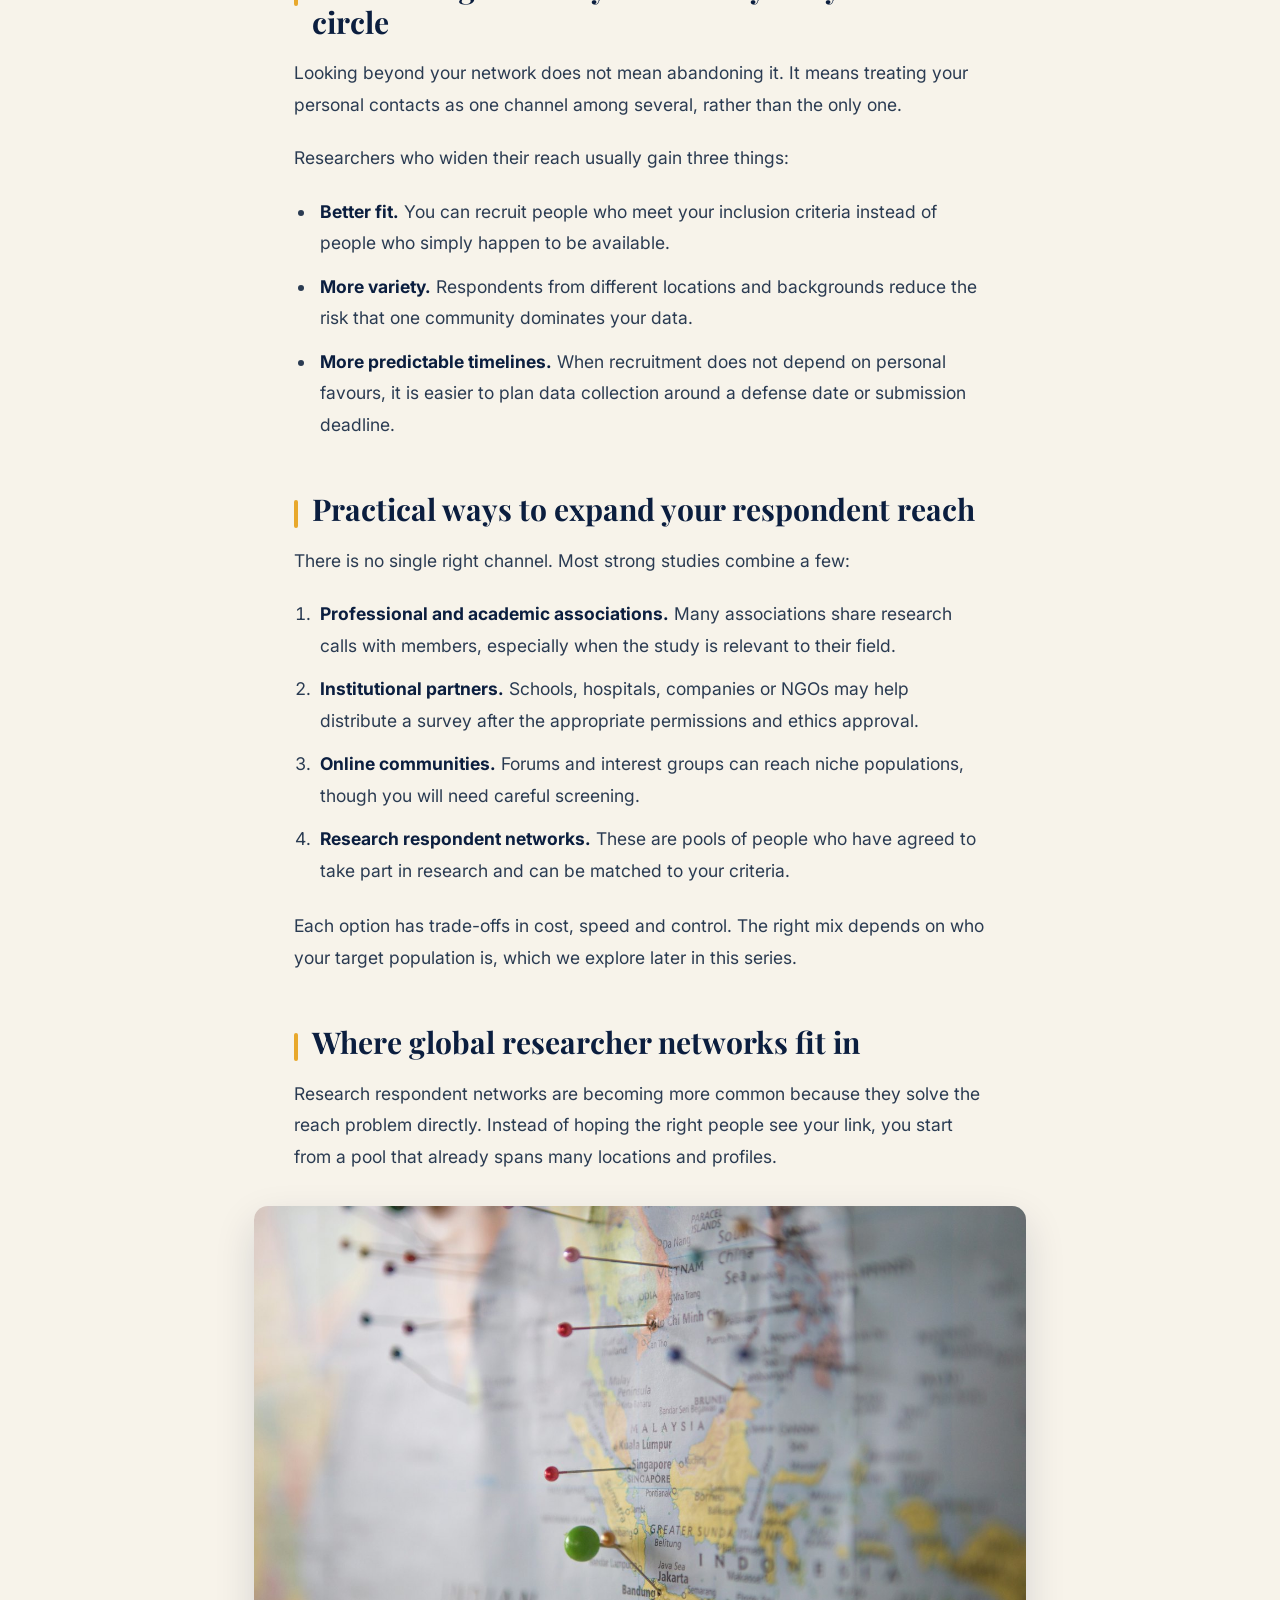
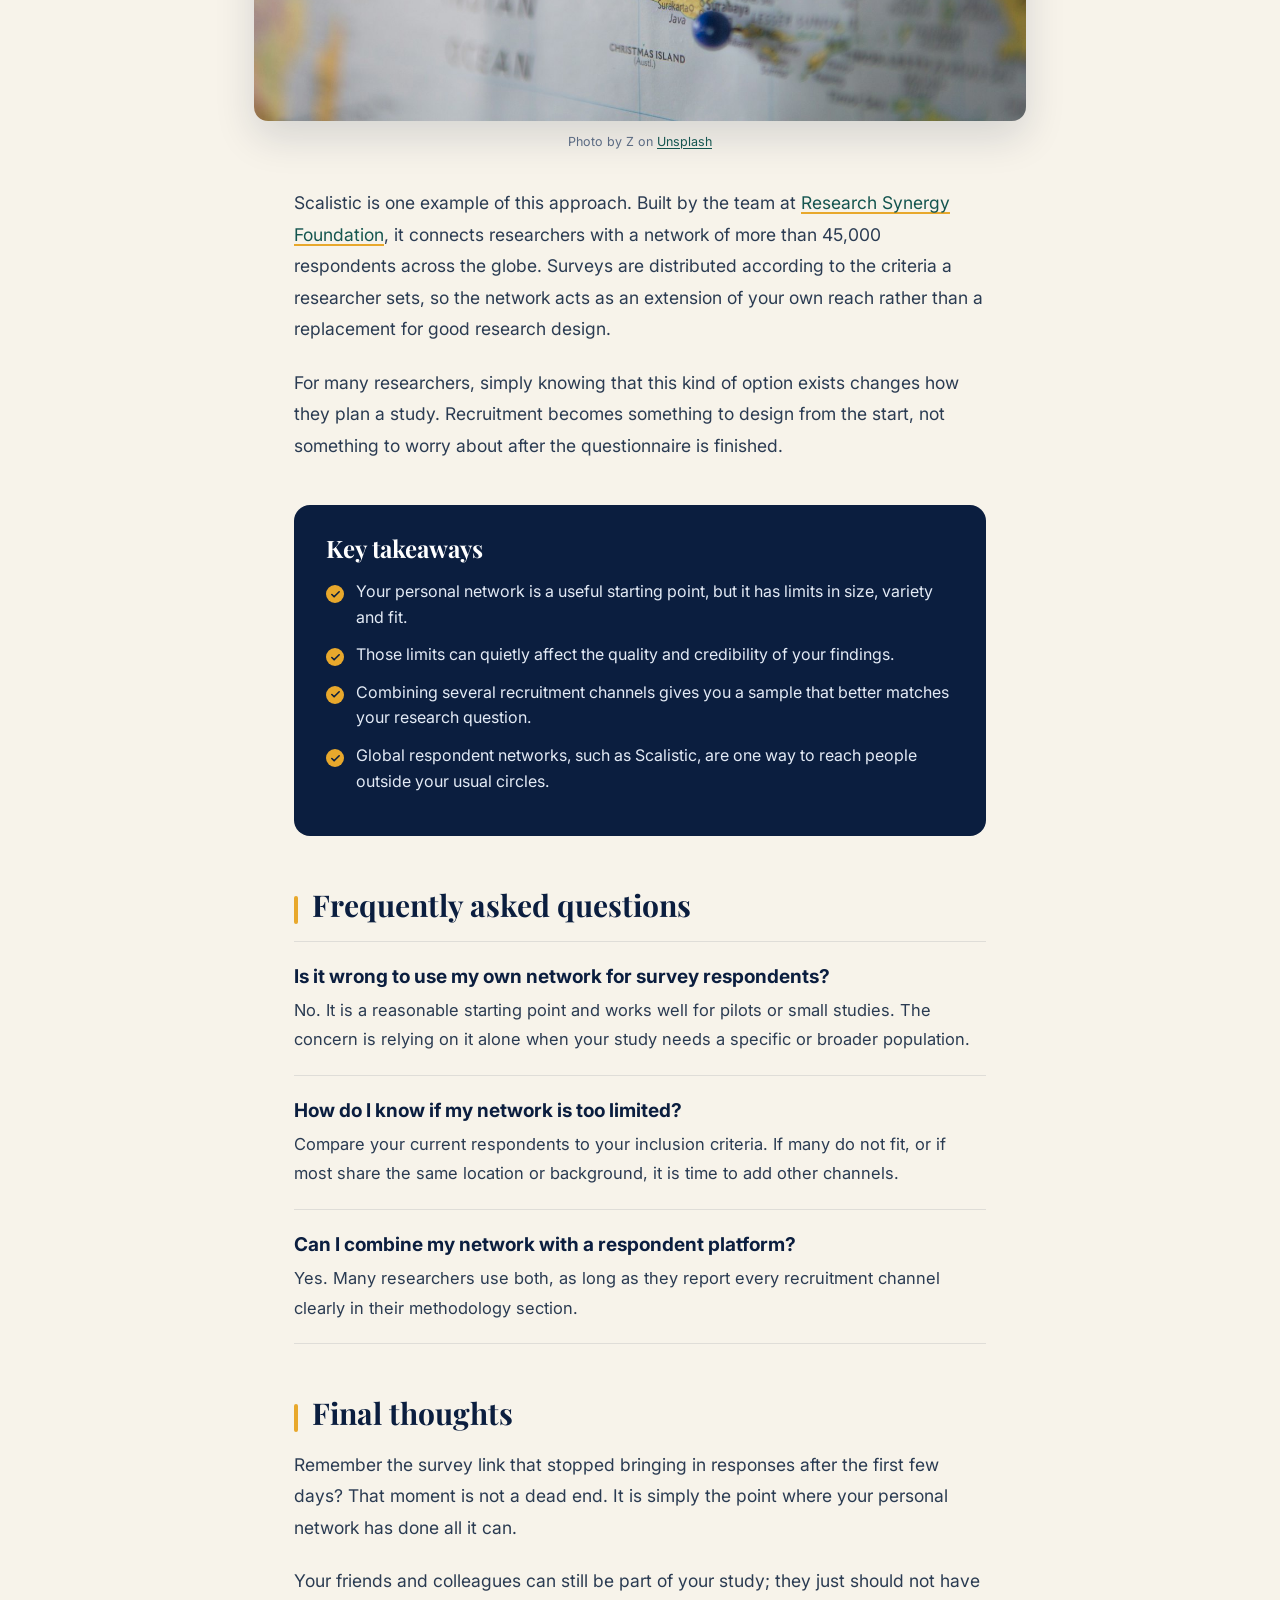
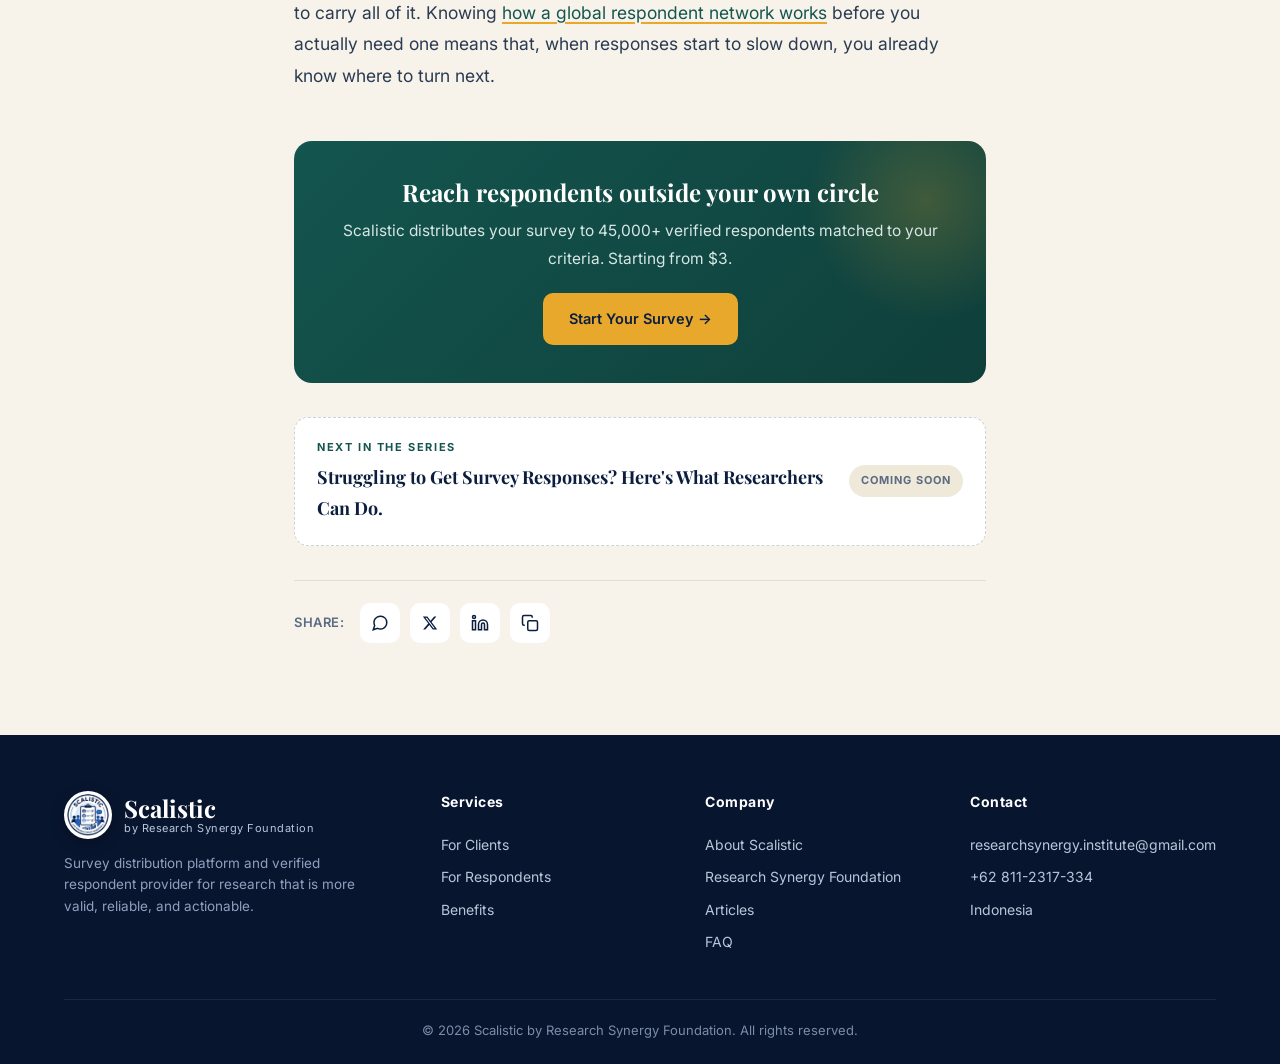
<file: artikel/find-survey-respondents-beyond-your-network.html>
<!DOCTYPE html>
<html lang="en">
<head>
<meta charset="UTF-8">
<meta name="viewport" content="width=device-width, initial-scale=1.0">
<title>Beyond Your Local Network: How Researchers Find Survey Respondents | Scalistic</title>
<meta name="description" content="Learn how to find survey respondents beyond your personal network: the hidden limits of local networks and practical ways to reach the right people for your study.">
<meta name="keywords" content="find survey respondents, survey recruitment, research respondents, sampling, respondent network, survey response rate, academic research">
<meta name="author" content="Tim Scalistic">
<meta name="robots" content="index, follow, max-image-preview:large">
<meta name="theme-color" content="#0B1E3F">
<link rel="canonical" href="https://scalistic.io/artikel/find-survey-respondents-beyond-your-network.html">
<link rel="alternate" hreflang="en" href="https://scalistic.io/artikel/find-survey-respondents-beyond-your-network.html">
<link rel="alternate" hreflang="id" href="https://scalistic.io/artikel/cara-mencari-responden-survei.html">
<link rel="alternate" hreflang="x-default" href="https://scalistic.io/artikel/find-survey-respondents-beyond-your-network.html">
<link rel="icon" type="image/jpeg" href="../logo-192.jpg">
<link rel="apple-touch-icon" href="../logo-192.jpg">

<meta property="og:type" content="article">
<meta property="og:site_name" content="Scalistic">
<meta property="og:url" content="https://scalistic.io/artikel/find-survey-respondents-beyond-your-network.html">
<meta property="og:title" content="Beyond Your Local Network: Rethinking How Researchers Find Survey Respondents">
<meta property="og:description" content="Your personal network is a useful start, but it has limits in size, variety and fit. Here is how researchers find survey respondents beyond it.">
<meta property="og:image" content="https://scalistic.io/artikel/img/researcher-laptop.jpg">
<meta property="og:image:width" content="1600">
<meta property="og:image:height" content="1067">
<meta property="og:image:alt" content="A researcher filling in an online survey questionnaire on a laptop">
<meta property="og:locale" content="en_US">
<meta property="og:locale:alternate" content="id_ID">
<meta property="article:published_time" content="2026-11-16T08:00:00+07:00">
<meta property="article:modified_time" content="2026-11-16T08:00:00+07:00">
<meta property="article:author" content="Tim Scalistic">
<meta property="article:section" content="Survey Recruitment">
<meta property="article:tag" content="find survey respondents">
<meta property="article:tag" content="sampling">
<meta property="article:tag" content="survey recruitment">

<meta name="twitter:card" content="summary_large_image">
<meta name="twitter:title" content="Beyond Your Local Network: Rethinking How Researchers Find Survey Respondents">
<meta name="twitter:description" content="Your personal network has limits in size, variety and fit. Here is how researchers find survey respondents beyond it.">
<meta name="twitter:image" content="https://scalistic.io/artikel/img/researcher-laptop.jpg">
<meta name="twitter:image:alt" content="A researcher filling in an online survey questionnaire on a laptop">

<link rel="preconnect" href="https://fonts.googleapis.com">
<link rel="preconnect" href="https://fonts.gstatic.com" crossorigin>
<link href="https://fonts.googleapis.com/css2?family=Playfair+Display:wght@600;700;800&family=Inter:wght@300;400;500;600;700&display=swap" rel="stylesheet">
<link rel="preload" as="image" href="img/researcher-laptop.jpg">

<script type="application/ld+json">
{
  "@context": "https://schema.org",
  "@type": "Article",
  "headline": "Beyond Your Local Network: Rethinking How Researchers Find Survey Respondents",
  "description": "Learn how to find survey respondents beyond your personal network: the hidden limits of local networks and practical ways to reach the right people for your study.",
  "image": [
    "https://scalistic.io/artikel/img/researcher-laptop.jpg",
    "https://scalistic.io/artikel/img/texting-phone.jpg",
    "https://scalistic.io/artikel/img/world-map-pins.jpg"
  ],
  "datePublished": "2026-11-16T08:00:00+07:00",
  "dateModified": "2026-11-16T08:00:00+07:00",
  "inLanguage": "en",
  "wordCount": 1050,
  "timeRequired": "PT6M",
  "author": {"@type": "Organization", "name": "Tim Scalistic", "url": "https://scalistic.io/"},
  "publisher": {
    "@type": "Organization",
    "name": "Scalistic",
    "logo": {"@type": "ImageObject", "url": "https://scalistic.io/logo.jpg"}
  },
  "mainEntityOfPage": {"@type": "WebPage", "@id": "https://scalistic.io/artikel/find-survey-respondents-beyond-your-network.html"},
  "articleSection": "Survey Recruitment",
  "keywords": "find survey respondents, survey recruitment, sampling, respondent network",
  "isPartOf": {"@type": "CreativeWorkSeries", "name": "Scalistic Researcher Series", "position": 1},
  "about": [
    {"@type": "Thing", "name": "Survey methodology"},
    {"@type": "Thing", "name": "Sampling (statistics)"}
  ]
}
</script>

<script type="application/ld+json">
{
  "@context": "https://schema.org",
  "@type": "FAQPage",
  "mainEntity": [
    {
      "@type": "Question",
      "name": "Is it wrong to use my own network for survey respondents?",
      "acceptedAnswer": {"@type": "Answer", "text": "No. It is a reasonable starting point and works well for pilots or small studies. The concern is relying on it alone when your study needs a specific or broader population."}
    },
    {
      "@type": "Question",
      "name": "How do I know if my network is too limited?",
      "acceptedAnswer": {"@type": "Answer", "text": "Compare your current respondents to your inclusion criteria. If many do not fit, or if most share the same location or background, it is time to add other channels."}
    },
    {
      "@type": "Question",
      "name": "Can I combine my network with a respondent platform?",
      "acceptedAnswer": {"@type": "Answer", "text": "Yes. Many researchers use both, as long as they report every recruitment channel clearly in their methodology section."}
    }
  ]
}
</script>

<script type="application/ld+json">
{
  "@context": "https://schema.org",
  "@type": "BreadcrumbList",
  "itemListElement": [
    {"@type": "ListItem", "position": 1, "name": "Home", "item": "https://scalistic.io/"},
    {"@type": "ListItem", "position": 2, "name": "Articles", "item": "https://scalistic.io/artikel/"},
    {"@type": "ListItem", "position": 3, "name": "Beyond Your Local Network", "item": "https://scalistic.io/artikel/find-survey-respondents-beyond-your-network.html"}
  ]
}
</script>

<link rel="stylesheet" href="article.css">
</head>
<body>

<nav class="nav">
  <div class="nav-inner">
    <a href="../" class="brand">
      <img src="../logo-192.jpg" alt="Scalistic logo" class="brand-mark" width="48" height="48">
      <div class="brand-text">
        <div class="big">Scalistic</div>
        <div class="sub">by Research Synergy Foundation</div>
      </div>
    </a>
    <ul class="nav-links">
      <li><a href="../#beranda">Home</a></li>
      <li><a href="../#client">For Clients</a></li>
      <li><a href="../#respondent">For Respondents</a></li>
      <li><a href="../#manfaat">Benefits</a></li>
      <li><a href="./" class="active">Articles</a></li>
      <li><a href="../#faq">FAQ</a></li>
    </ul>
    <div class="lang-switch" role="group" aria-label="Language switcher">
      <a class="lang-btn" data-lang="id" href="cara-mencari-responden-survei.html" hreflang="id" lang="id">ID</a>
      <a class="lang-btn active" data-lang="en" href="find-survey-respondents-beyond-your-network.html" hreflang="en" aria-current="true">EN</a>
    </div>
  </div>
</nav>

<header class="art-hero">
  <div class="art-hero-wrap">
    <nav class="breadcrumb" aria-label="Breadcrumb">
      <a href="../">Home</a>
      <span class="breadcrumb-sep">/</span>
      <a href="./">Articles</a>
      <span class="breadcrumb-sep">/</span>
      <span>Beyond Your Local Network</span>
    </nav>
    <h1 class="art-title">Beyond Your Local Network: Rethinking How Researchers Find Survey Respondents</h1>
    <p class="art-lead">Your personal network is a useful place to start, but it has limits in size, variety and fit. Here is what those limits do to your data, and how to look further.</p>
    <div class="art-meta">
      <div class="art-meta-item">
        <div class="art-author-avatar">S</div>
        <span>Tim Scalistic</span>
      </div>
      <div class="art-meta-item">
        <svg width="16" height="16" viewBox="0 0 24 24" fill="none" stroke="currentColor" stroke-width="2"><rect x="3" y="4" width="18" height="18" rx="2"/><line x1="16" y1="2" x2="16" y2="6"/><line x1="8" y1="2" x2="8" y2="6"/><line x1="3" y1="10" x2="21" y2="10"/></svg>
        <time datetime="2026-11-16">16 November 2026</time>
      </div>
      <div class="art-meta-item">
        <svg width="16" height="16" viewBox="0 0 24 24" fill="none" stroke="currentColor" stroke-width="2"><circle cx="12" cy="12" r="10"/><polyline points="12 6 12 12 16 14"/></svg>
        <span>6 min read</span>
      </div>
    </div>
  </div>
</header>

<figure class="art-cover">
  <img src="img/researcher-laptop.jpg" alt="A researcher filling in an online survey questionnaire on a laptop" width="1600" height="1067" fetchpriority="high">
  <figcaption>Photo by Corey Martin for ODISSEI on <a href="https://unsplash.com/photos/a-person-sitting-on-the-floor-using-a-laptop-e1YThDHmTA4" target="_blank" rel="noopener">Unsplash</a></figcaption>
</figure>

<main class="art-body-wrap">
  <article class="art-body">
    <p class="dropcap">Most survey projects start the same way. You finish the questionnaire, open WhatsApp, and send the link to classmates, colleagues, a few community groups and maybe your family. The first wave of responses comes in quickly. Then it slows, and eventually it stops.</p>
    <p>This is not a sign that your research is weak. It is a sign that you have reached the edge of your network. For many students and academics, learning how to <strong>find survey respondents</strong> beyond that edge is the step that turns a stalled project into a finished one.</p>

    <h2 id="why-start-with-network">Why most researchers start with their own network</h2>
    <p>Starting close to home makes sense. Your network is free, familiar and fast to reach. People who know you are more willing to give ten minutes of their time, and you can follow up with them personally.</p>
    <p>For pilot testing, a small exploratory study or a class assignment, this is often enough. The problem appears when the study needs more than goodwill can provide.</p>

    <figure class="art-figure">
      <img src="img/texting-phone.jpg" alt="A young woman reading messages on her smartphone at home" width="1400" height="788" loading="lazy" decoding="async">
      <figcaption>Photo by Vitaly Gariev on <a href="https://unsplash.com/photos/young-woman-looking-at-her-smartphone-on-a-couch-2EYipG0onnE" target="_blank" rel="noopener">Unsplash</a></figcaption>
    </figure>

    <h2 id="hidden-limits">The hidden limits of a local network</h2>
    <p>A personal network has three limits that are easy to overlook until they start shaping your results.</p>
    <div class="art-limits">
      <div class="art-limit">
        <span class="art-limit-num">1</span>
        <p><strong>It is smaller than it feels.</strong> A group chat with 300 members does not mean 300 respondents. Many people will not open the link, and fewer will finish the questionnaire. Each reminder brings back fewer people than the last.</p>
      </div>
      <div class="art-limit">
        <span class="art-limit-num">2</span>
        <p><strong>It looks a lot like you.</strong> Friends and colleagues often share your age range, education level, city, profession or field of study. If your research is about one of those exact groups, that may be fine. If it is not, your sample can lean in one direction without you noticing.</p>
      </div>
      <div class="art-limit">
        <span class="art-limit-num">3</span>
        <p><strong>It may not include the people you actually need.</strong> A study on nurses in rural areas, small business owners in another province, or consumers in three Southeast Asian countries needs respondents who match those criteria. Asking more of your existing contacts will not create those people.</p>
      </div>
    </div>
    <p>These limits matter because sampling is not only a logistics issue. It affects how far your findings can be generalized, how examiners and reviewers judge your method, and how confident you can be in your conclusions.</p>

    <h2 id="beyond-local-circle">What changes when you look beyond your local circle</h2>
    <p>Looking beyond your network does not mean abandoning it. It means treating your personal contacts as one channel among several, rather than the only one.</p>
    <p>Researchers who widen their reach usually gain three things:</p>
    <ul>
      <li><strong>Better fit.</strong> You can recruit people who meet your inclusion criteria instead of people who simply happen to be available.</li>
      <li><strong>More variety.</strong> Respondents from different locations and backgrounds reduce the risk that one community dominates your data.</li>
      <li><strong>More predictable timelines.</strong> When recruitment does not depend on personal favours, it is easier to plan data collection around a defense date or submission deadline.</li>
    </ul>

    <h2 id="practical-ways">Practical ways to expand your respondent reach</h2>
    <p>There is no single right channel. Most strong studies combine a few:</p>
    <ol>
      <li><strong>Professional and academic associations.</strong> Many associations share research calls with members, especially when the study is relevant to their field.</li>
      <li><strong>Institutional partners.</strong> Schools, hospitals, companies or NGOs may help distribute a survey after the appropriate permissions and ethics approval.</li>
      <li><strong>Online communities.</strong> Forums and interest groups can reach niche populations, though you will need careful screening.</li>
      <li><strong>Research respondent networks.</strong> These are pools of people who have agreed to take part in research and can be matched to your criteria.</li>
    </ol>
    <p>Each option has trade-offs in cost, speed and control. The right mix depends on who your target population is, which we explore later in this series.</p>

    <h2 id="global-networks">Where global researcher networks fit in</h2>
    <p>Research respondent networks are becoming more common because they solve the reach problem directly. Instead of hoping the right people see your link, you start from a pool that already spans many locations and profiles.</p>

    <figure class="art-figure">
      <img src="img/world-map-pins.jpg" alt="A world map of Southeast Asia with pins marking locations across Indonesia, Malaysia and Vietnam" width="1400" height="933" loading="lazy" decoding="async">
      <figcaption>Photo by Z on <a href="https://unsplash.com/photos/world-map-with-pins-TrhLCn1abMU" target="_blank" rel="noopener">Unsplash</a></figcaption>
    </figure>

    <p>Scalistic is one example of this approach. Built by the team at <a href="https://www.researchsynergy.org" target="_blank" rel="noopener">Research Synergy Foundation</a>, it connects researchers with a network of more than 45,000 respondents across the globe. Surveys are distributed according to the criteria a researcher sets, so the network acts as an extension of your own reach rather than a replacement for good research design.</p>
    <p>For many researchers, simply knowing that this kind of option exists changes how they plan a study. Recruitment becomes something to design from the start, not something to worry about after the questionnaire is finished.</p>

    <section class="art-takeaways" aria-labelledby="key-takeaways">
      <h2 id="key-takeaways">Key takeaways</h2>
      <ul>
        <li>Your personal network is a useful starting point, but it has limits in size, variety and fit.</li>
        <li>Those limits can quietly affect the quality and credibility of your findings.</li>
        <li>Combining several recruitment channels gives you a sample that better matches your research question.</li>
        <li>Global respondent networks, such as Scalistic, are one way to reach people outside your usual circles.</li>
      </ul>
    </section>

    <h2 id="faq">Frequently asked questions</h2>
    <div class="art-faq">
      <div class="art-faq-item">
        <h3>Is it wrong to use my own network for survey respondents?</h3>
        <p>No. It is a reasonable starting point and works well for pilots or small studies. The concern is relying on it alone when your study needs a specific or broader population.</p>
      </div>
      <div class="art-faq-item">
        <h3>How do I know if my network is too limited?</h3>
        <p>Compare your current respondents to your inclusion criteria. If many do not fit, or if most share the same location or background, it is time to add other channels.</p>
      </div>
      <div class="art-faq-item">
        <h3>Can I combine my network with a respondent platform?</h3>
        <p>Yes. Many researchers use both, as long as they report every recruitment channel clearly in their methodology section.</p>
      </div>
    </div>

    <h2 id="final-thoughts">Final thoughts</h2>
    <p>Remember the survey link that stopped bringing in responses after the first few days? That moment is not a dead end. It is simply the point where your personal network has done all it can.</p>
    <p>Your friends and colleagues can still be part of your study; they just should not have to carry all of it. Knowing <a href="../">how a global respondent network works</a> before you actually need one means that, when responses start to slow down, you already know where to turn next.</p>

    <aside class="art-cta">
      <h3>Reach respondents outside your own circle</h3>
      <p>Scalistic distributes your survey to 45,000+ verified respondents matched to your criteria. Starting from $3.</p>
      <a href="https://bit.ly/scalistic-global" target="_blank" rel="noopener" class="art-cta-btn">Start Your Survey →</a>
    </aside>

    <div class="art-next">
      <div>
        <span class="art-next-label">Next in the series</span>
        <span class="art-next-title">Struggling to Get Survey Responses? Here's What Researchers Can Do.</span>
      </div>
      <span class="art-next-soon">Coming soon</span>
    </div>

    <div class="art-share">
      <span class="art-share-label">SHARE:</span>
      <a href="https://wa.me/?text=Beyond%20Your%20Local%20Network%3A%20How%20Researchers%20Find%20Survey%20Respondents%20https%3A%2F%2Fscalistic.io%2Fartikel%2Ffind-survey-respondents-beyond-your-network.html" target="_blank" rel="noopener" class="wa" aria-label="Share on WhatsApp">
        <svg width="18" height="18" viewBox="0 0 24 24" fill="none" stroke="currentColor" stroke-width="2"><path d="M21 11.5a8.38 8.38 0 0 1-.9 3.8 8.5 8.5 0 0 1-7.6 4.7 8.38 8.38 0 0 1-3.8-.9L3 21l1.9-5.7a8.38 8.38 0 0 1-.9-3.8 8.5 8.5 0 0 1 4.7-7.6 8.38 8.38 0 0 1 3.8-.9h.5a8.48 8.48 0 0 1 8 8v.5z"/></svg>
      </a>
      <a href="https://twitter.com/intent/tweet?text=Beyond%20Your%20Local%20Network%3A%20How%20Researchers%20Find%20Survey%20Respondents&url=https%3A%2F%2Fscalistic.io%2Fartikel%2Ffind-survey-respondents-beyond-your-network.html" target="_blank" rel="noopener" aria-label="Share on X">
        <svg width="16" height="16" viewBox="0 0 24 24" fill="currentColor"><path d="M18.244 2.25h3.308l-7.227 8.26 8.502 11.24H16.17l-5.214-6.817L4.99 21.75H1.68l7.73-8.835L1.254 2.25H8.08l4.713 6.231zm-1.161 17.52h1.833L7.084 4.126H5.117z"/></svg>
      </a>
      <a href="https://www.linkedin.com/sharing/share-offsite/?url=https%3A%2F%2Fscalistic.io%2Fartikel%2Ffind-survey-respondents-beyond-your-network.html" target="_blank" rel="noopener" class="ln" aria-label="Share on LinkedIn">
        <svg width="18" height="18" viewBox="0 0 24 24" fill="none" stroke="currentColor" stroke-width="2"><path d="M16 8a6 6 0 0 1 6 6v7h-4v-7a2 2 0 0 0-4 0v7h-4v-7a6 6 0 0 1 6-6z"/><rect x="2" y="9" width="4" height="12"/><circle cx="4" cy="4" r="2"/></svg>
      </a>
      <a href="#" id="copy-link" aria-label="Copy link">
        <svg width="18" height="18" viewBox="0 0 24 24" fill="none" stroke="currentColor" stroke-width="2"><rect x="9" y="9" width="13" height="13" rx="2"/><path d="M5 15H4a2 2 0 0 1-2-2V4a2 2 0 0 1 2-2h9a2 2 0 0 1 2 2v1"/></svg>
      </a>
    </div>
  </article>
</main>

<footer>
  <div class="container">
    <div class="foot-grid">
      <div class="foot-brand">
        <div class="brand" style="margin-bottom:8px">
          <img src="../logo-192.jpg" alt="Scalistic logo" class="brand-mark" width="48" height="48" loading="lazy">
          <div class="brand-text">
            <div class="big">Scalistic</div>
            <div class="sub">by Research Synergy Foundation</div>
          </div>
        </div>
        <p>Survey distribution platform and verified respondent provider for research that is more valid, reliable, and actionable.</p>
      </div>
      <div>
        <h5>Services</h5>
        <ul>
          <li><a href="../#client">For Clients</a></li>
          <li><a href="../#respondent">For Respondents</a></li>
          <li><a href="../#manfaat">Benefits</a></li>
        </ul>
      </div>
      <div>
        <h5>Company</h5>
        <ul>
          <li><a href="../#beranda">About Scalistic</a></li>
          <li><a href="https://www.researchsynergy.org" target="_blank" rel="noopener">Research Synergy Foundation</a></li>
          <li><a href="./">Articles</a></li>
          <li><a href="../#faq">FAQ</a></li>
        </ul>
      </div>
      <div>
        <h5>Contact</h5>
        <ul>
          <li><a href="mailto:researchsynergy.institute@gmail.com">researchsynergy.institute@gmail.com</a></li>
          <li><a href="https://wa.me/628112317334" target="_blank" rel="noopener">+62 811-2317-334</a></li>
          <li>Indonesia</li>
        </ul>
      </div>
    </div>
    <div class="copy">© 2026 Scalistic by Research Synergy Foundation. All rights reserved.</div>
  </div>
</footer>

<script>
  document.getElementById('copy-link').addEventListener('click', function(e){
    e.preventDefault();
    navigator.clipboard && navigator.clipboard.writeText(location.href);
    this.setAttribute('aria-label', 'Link copied');
  });

  // Each language has its own article URL; the switcher links there and remembers the choice site-wide.
  document.querySelectorAll('.lang-btn').forEach(a => a.addEventListener('click', () => {
    try { localStorage.setItem('scalistic-lang', a.dataset.lang); } catch(e){}
  }));
</script>

</body>
</html>
</file>
<file: artikel/article.css>
/* Shared styles for article pages in /artikel/ */
:root{
  --navy:#0B1E3F; --navy-2:#0A1A38; --navy-3:#122A55;
  --gold:#E8A82C; --gold-2:#D9970E;
  --teal:#14554F; --teal-2:#1A6B62;
  --cream:#F7F3EA; --cream-2:#EFE9DA;
  --ink:#1B2A3F; --muted:#5B6B82;
  --line:rgba(255,255,255,.12);
}
*{box-sizing:border-box;margin:0;padding:0}
html{scroll-behavior:smooth}
body{font-family:'Inter',system-ui,-apple-system,sans-serif;color:var(--ink);background:var(--cream);line-height:1.6;-webkit-font-smoothing:antialiased;overflow-x:hidden}
h1,h2,h3,h4{font-family:'Playfair Display',Georgia,serif;font-weight:700;line-height:1.15;color:var(--navy)}
a{color:inherit;text-decoration:none}
img{max-width:100%;display:block;height:auto}
.container{max-width:1200px;margin:0 auto;padding:0 24px}

.nav{position:sticky;top:0;z-index:50;background:rgba(11,30,63,.92);backdrop-filter:blur(12px);border-bottom:1px solid var(--line)}
.nav-inner{display:flex;align-items:center;justify-content:space-between;padding:16px 24px;max-width:1280px;margin:0 auto}
.brand{display:flex;align-items:center;gap:12px;color:#fff}
.brand-mark{width:48px;height:48px;border-radius:50%;background:#fff;object-fit:contain;padding:3px;box-shadow:0 4px 14px rgba(0,0,0,.25);flex-shrink:0}
.brand-text{line-height:1.1}
.brand-text .big{font-family:'Playfair Display',serif;font-size:24px;font-weight:700;color:#fff}
.brand-text .sub{font-size:11px;color:#B9C6DA;letter-spacing:.5px}
.nav-links{display:flex;gap:30px;list-style:none}
.nav-links a{color:#D5DEEF;font-size:14px;font-weight:500;transition:.2s}
.nav-links a:hover,.nav-links a.active{color:var(--gold)}
.lang-switch{display:inline-flex;align-items:center;gap:2px;background:rgba(255,255,255,.06);border:1px solid rgba(255,255,255,.15);padding:4px;border-radius:99px}
.lang-btn{background:none;border:none;color:#B9C6DA;font-size:12px;font-weight:600;letter-spacing:.5px;padding:6px 12px;border-radius:99px;cursor:pointer;transition:.2s;font-family:'Inter',sans-serif}
.lang-btn:hover{color:#fff}
.lang-btn.active{background:var(--gold);color:var(--navy)}
a.lang-btn{display:inline-block;text-decoration:none;line-height:1.4}

.art-hero{background:linear-gradient(180deg,#0B1E3F 0%,#0A1A38 100%);color:#fff;padding:56px 0 130px;position:relative;overflow:hidden}
.art-hero::before{content:"";position:absolute;inset:0;background:radial-gradient(600px 300px at 85% 20%,rgba(232,168,44,.14),transparent 60%),radial-gradient(400px 260px at 15% 90%,rgba(20,85,79,.28),transparent 60%);pointer-events:none}
.art-hero-wrap{max-width:820px;margin:0 auto;padding:0 24px;position:relative;z-index:1}
.breadcrumb{font-size:13px;color:#B9C6DA;margin-bottom:20px;display:flex;flex-wrap:wrap;gap:6px;align-items:center}
.breadcrumb a{color:var(--gold);transition:.2s}
.breadcrumb a:hover{color:#fff}
.breadcrumb-sep{color:#5B6B82}
.art-tags{display:flex;flex-wrap:wrap;gap:8px;margin-bottom:20px}
.art-category{display:inline-block;background:var(--gold);color:var(--navy);padding:7px 16px;border-radius:99px;font-size:11px;font-weight:700;letter-spacing:1.8px;text-transform:uppercase}
.art-series{display:inline-block;border:1px solid rgba(232,168,44,.45);color:var(--gold);padding:6px 14px;border-radius:99px;font-size:11px;font-weight:600;letter-spacing:1.2px;text-transform:uppercase}
.art-title{font-size:clamp(28px,4.5vw,46px);line-height:1.15;color:#fff;margin-bottom:22px;letter-spacing:-.015em}
.art-lead{font-size:17px;color:#C7D3E6;max-width:720px;margin-bottom:30px;line-height:1.6}
.art-meta{display:flex;flex-wrap:wrap;gap:22px;align-items:center;color:#B9C6DA;font-size:13.5px;padding-top:22px;border-top:1px solid rgba(255,255,255,.1)}
.art-meta-item{display:flex;align-items:center;gap:9px}
.art-meta-item svg{color:var(--gold);flex-shrink:0}
.art-author-avatar{width:38px;height:38px;border-radius:50%;background:linear-gradient(135deg,var(--gold),var(--gold-2));color:var(--navy);display:flex;align-items:center;justify-content:center;font-weight:800;font-size:14px;font-family:'Playfair Display',serif}

.art-cover{max-width:980px;margin:-96px auto 0;padding:0 24px;position:relative;z-index:2}
.art-cover img{width:100%;aspect-ratio:3/2;object-fit:cover;border-radius:18px;box-shadow:0 30px 60px rgba(11,30,63,.28)}
.art-cover figcaption,.art-figure figcaption{font-size:12.5px;color:var(--muted);margin-top:10px;text-align:center}
.art-cover figcaption a,.art-figure figcaption a{color:var(--teal);text-decoration:underline;text-underline-offset:2px}

.art-body-wrap{padding:50px 0 70px;background:var(--cream)}
.art-body{max-width:740px;margin:0 auto;padding:0 24px;font-size:17.5px;line-height:1.8;color:#2A3B52}
.art-body > p{margin-bottom:22px}
.art-body > p.dropcap::first-letter{font-family:'Playfair Display',serif;font-size:54px;font-weight:700;color:var(--navy);float:left;line-height:1;padding:5px 10px 0 0}
.art-body h2{font-size:30px;margin:52px 0 18px;color:var(--navy);scroll-margin-top:90px;position:relative;padding-left:18px}
.art-body h2::before{content:"";position:absolute;left:0;top:8px;width:4px;height:28px;background:var(--gold);border-radius:2px}
.art-body h3{font-size:19px;margin:30px 0 10px;color:var(--navy);font-family:'Inter',sans-serif;font-weight:700;scroll-margin-top:90px}
.art-body ul,.art-body ol{margin:0 0 24px 22px}
.art-body li{margin-bottom:12px;padding-left:4px}
.art-body strong{color:var(--navy);font-weight:700}
.art-body a{color:var(--teal);text-decoration:underline;text-decoration-color:var(--gold);text-decoration-thickness:2px;text-underline-offset:3px}
.art-body a:hover{color:var(--navy)}

.art-limits{display:grid;gap:14px;margin:0 0 26px}
.art-limit{background:#fff;border:1px solid rgba(11,30,63,.07);border-radius:14px;padding:20px 22px;display:flex;gap:16px;align-items:flex-start}
.art-limit-num{flex-shrink:0;width:34px;height:34px;border-radius:50%;background:var(--navy);color:var(--gold);display:flex;align-items:center;justify-content:center;font-family:'Playfair Display',serif;font-weight:700;font-size:16px}
.art-limit p{margin:0;font-size:16px;line-height:1.65}

.art-figure{margin:34px -40px 34px}
.art-figure img{width:100%;border-radius:14px;box-shadow:0 16px 40px rgba(11,30,63,.14)}

.art-takeaways{background:var(--navy);color:#E3EAF5;border-radius:16px;padding:30px 32px;margin:44px 0}
.art-takeaways h2{color:#fff;margin:0 0 16px;padding:0;font-size:24px}
.art-takeaways h2::before{display:none}
.art-takeaways ul{list-style:none;margin:0}
.art-takeaways li{position:relative;padding-left:30px;margin-bottom:12px;font-size:16px;line-height:1.6}
.art-takeaways li::before{content:"";position:absolute;left:0;top:6px;width:18px;height:18px;border-radius:50%;background:var(--gold) url("data:image/svg+xml;utf8,<svg xmlns='http://www.w3.org/2000/svg' viewBox='0 0 24 24' fill='none' stroke='%230B1E3F' stroke-width='3.5' stroke-linecap='round' stroke-linejoin='round'><polyline points='20 6 9 17 4 12'/></svg>") center/11px no-repeat}

.art-faq{border-top:1px solid rgba(11,30,63,.1)}
.art-faq-item{border-bottom:1px solid rgba(11,30,63,.1);padding:4px 0 8px}
.art-faq-item h3{margin:20px 0 8px}
.art-faq-item p{margin:0 0 12px;font-size:16.5px}

.art-cta{background:linear-gradient(135deg,var(--teal),#0F3F3A);color:#fff;padding:38px 34px;border-radius:18px;margin:50px 0 10px;position:relative;overflow:hidden;text-align:center}
.art-cta::after{content:"";position:absolute;top:-60px;right:-60px;width:240px;height:240px;background:radial-gradient(circle,rgba(232,168,44,.22),transparent 70%)}
.art-cta > *{position:relative;z-index:1}
.art-cta h3{color:#fff;font-size:24px;margin:0 0 10px;font-family:'Playfair Display',serif}
.art-cta p{color:#D7E7E4;font-size:15.5px;margin:0 0 20px}
.art-cta-btn{display:inline-flex;align-items:center;gap:8px;background:var(--gold);color:var(--navy) !important;text-decoration:none !important;padding:13px 26px;border-radius:10px;font-weight:600;font-size:14.5px;transition:.2s}
.art-cta-btn:hover{background:#F2B93F;transform:translateY(-1px)}

.art-next{display:flex;gap:16px;align-items:center;background:#fff;border:1px dashed rgba(11,30,63,.2);border-radius:14px;padding:20px 22px;margin:34px 0 0}
.art-next-label{font-size:11px;letter-spacing:1.6px;text-transform:uppercase;color:var(--teal);font-weight:700;display:block;margin-bottom:4px}
.art-next-title{font-family:'Playfair Display',serif;font-size:18px;color:var(--navy);font-weight:700;line-height:1.3}
.art-next-soon{margin-left:auto;flex-shrink:0;font-size:11px;font-weight:700;letter-spacing:1px;text-transform:uppercase;background:var(--cream-2);color:var(--muted);padding:6px 12px;border-radius:99px}

.art-share{display:flex;gap:10px;align-items:center;margin:34px 0 0;padding:22px 0;border-top:1px solid rgba(11,30,63,.1)}
.art-share-label{font-size:13px;color:var(--muted);font-weight:600;margin-right:6px;letter-spacing:.5px}
.art-share a{width:40px;height:40px;border-radius:10px;background:#fff;color:var(--navy);display:flex;align-items:center;justify-content:center;transition:.2s;text-decoration:none}
.art-share a:hover{background:var(--navy);color:#fff}
.art-share a.wa:hover{background:#25D366}
.art-share a.ln:hover{background:#0A66C2}

footer{background:#08152F;color:#B9C6DA;padding:56px 0 24px}
.foot-grid{display:grid;grid-template-columns:1.5fr 1fr 1fr 1fr;gap:40px;margin-bottom:40px}
footer h5{font-family:'Inter',sans-serif;color:#fff;font-size:14px;font-weight:700;margin-bottom:16px;letter-spacing:.5px}
footer ul{list-style:none}
footer li{padding:5px 0;font-size:14px}
footer a:hover{color:var(--gold)}
.foot-brand p{font-size:13.5px;color:#8FA0BE;margin-top:14px;max-width:320px}
.copy{border-top:1px solid rgba(255,255,255,.08);padding-top:20px;text-align:center;font-size:13px;color:#7B8CA8}

@media (max-width:960px){
  .nav-links{display:none}
  .art-figure{margin:30px 0}
  .foot-grid{grid-template-columns:1fr 1fr;gap:28px}
}
@media (max-width:560px){
  .brand-text .sub{display:none}
  .art-hero{padding-bottom:90px}
  .art-cover{margin-top:-64px}
  .art-body{font-size:16.5px}
  .art-body h2{font-size:25px}
  .art-takeaways{padding:24px 22px}
  .art-next{flex-wrap:wrap}
  .art-next-soon{margin-left:0}
  .foot-grid{grid-template-columns:1fr}
}
</file>
